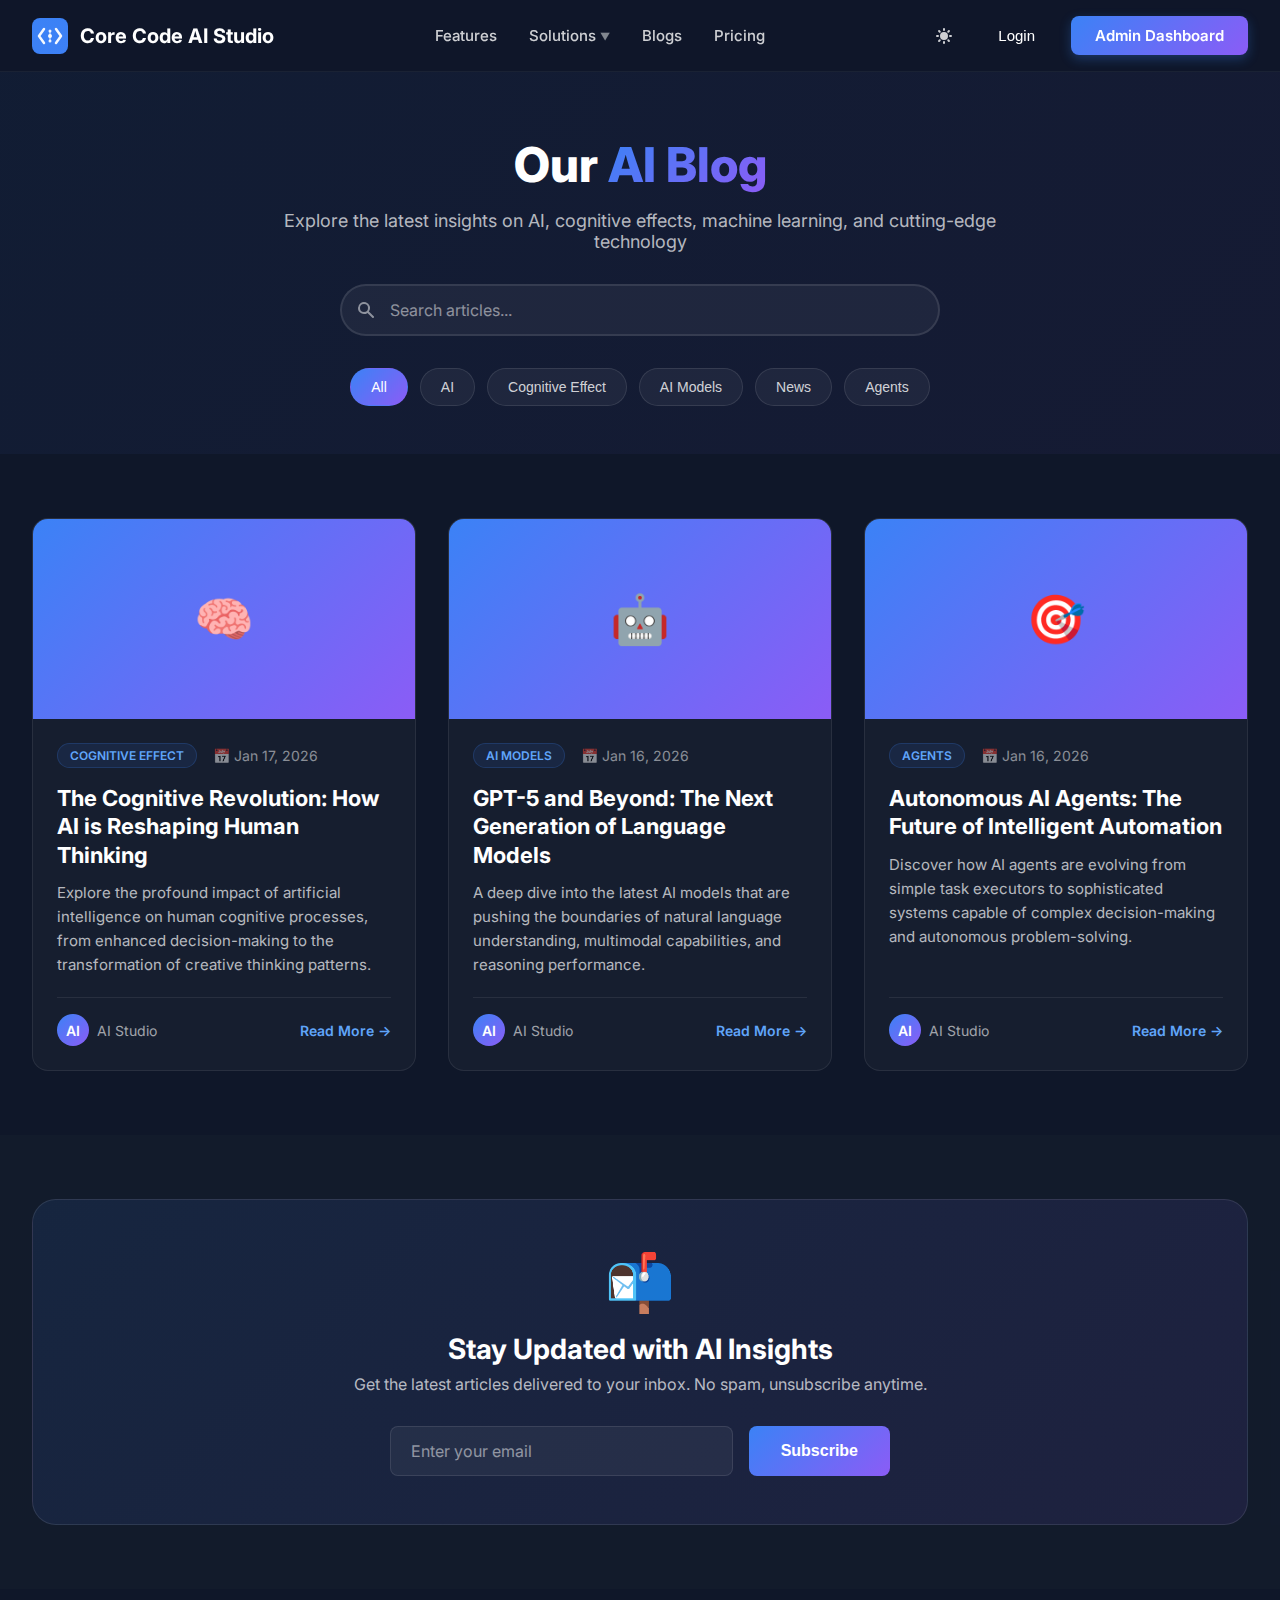
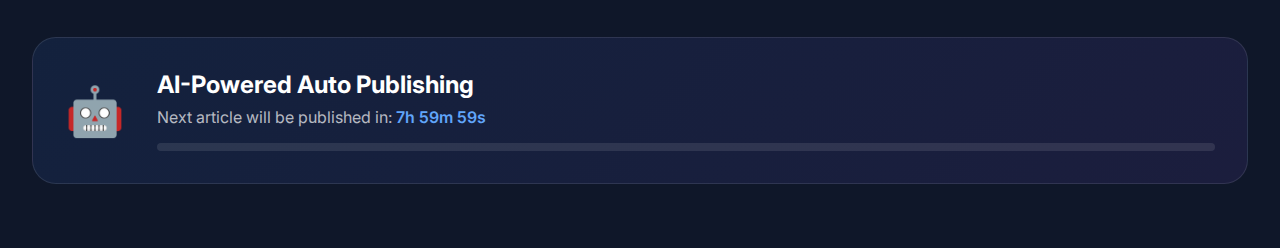
<file: blog-site/index.html>
<!DOCTYPE html>
<html lang="en">
<head>
    <meta charset="UTF-8">
    <meta name="viewport" content="width=device-width, initial-scale=1.0">
    <title>Blog - Core Code AI Studio</title>
    <link rel="preconnect" href="https://fonts.googleapis.com">
    <link rel="preconnect" href="https://fonts.gstatic.com" crossorigin>
    <link href="https://fonts.googleapis.com/css2?family=Inter:wght@400;500;600;700;800&display=swap" rel="stylesheet">
    <link rel="stylesheet" href="styles.css">
    <link rel="stylesheet" href="blog-styles.css">
</head>
<body>
    <!-- Navigation -->
    <nav class="navbar">
        <div class="container">
            <div class="navbar-content">
                <div class="navbar-logo">
                    <div class="logo-icon">
                        <svg width="36" height="36" viewBox="0 0 36 36" fill="none">
                            <rect width="36" height="36" rx="8" fill="url(#logo-gradient)" />
                            <path d="M12 11L7 18L12 25" stroke="white" stroke-width="2.5" stroke-linecap="round" stroke-linejoin="round" opacity="0.95"/>
                            <path d="M24 11L29 18L24 25" stroke="white" stroke-width="2.5" stroke-linecap="round" stroke-linejoin="round" opacity="0.95"/>
                            <circle cx="18" cy="13" r="1.5" fill="white" opacity="0.9"/>
                            <circle cx="18" cy="18" r="2" fill="white" opacity="0.95"/>
                            <circle cx="18" cy="23" r="1.5" fill="white" opacity="0.9"/>
                            <line x1="18" y1="13" x2="18" y2="18" stroke="white" stroke-width="1.5" opacity="0.6"/>
                            <line x1="18" y1="18" x2="18" y2="23" stroke="white" stroke-width="1.5" opacity="0.6"/>
                            <defs>
                                <linearGradient id="logo-gradient" x1="0" y1="0" x2="36" y2="36">
                                    <stop offset="0%" stop-color="#3b82f6" />
                                    <stop offset="50%" stop-color="#6366f1" />
                                    <stop offset="100%" stop-color="#8b5cf6" />
                                </linearGradient>
                            </defs>
                        </svg>
                    </div>
                    <a href="https://corecodes.org" style="text-decoration: none; color: inherit;">
                        <span class="logo-text">Core Code AI Studio</span>
                    </a>
                </div>

                <ul class="navbar-menu">
                    <li class="nav-item">
                        <a href="https://corecodes.org#features">Features</a>
                    </li>
                    <li class="nav-item dropdown">
                        <a href="https://corecodes.org#solutions">Solutions <span class="dropdown-arrow">▼</span></a>
                    </li>
                    <li class="nav-item">
                        <a href="https://corecodes.org#blogs">Blogs</a>
                    </li>
                    <li class="nav-item">
                        <a href="https://corecodes.org#pricing">Pricing</a>
                    </li>
                </ul>

                <div class="navbar-actions">
                    <button class="theme-toggle" aria-label="Toggle theme" onclick="toggleTheme()">
                        <svg id="sunIcon" width="20" height="20" viewBox="0 0 20 20" fill="currentColor">
                            <path d="M10 2a1 1 0 011 1v1a1 1 0 11-2 0V3a1 1 0 011-1zm4 8a4 4 0 11-8 0 4 4 0 018 0zm-.464 4.95l.707.707a1 1 0 001.414-1.414l-.707-.707a1 1 0 00-1.414 1.414zm2.12-10.607a1 1 0 010 1.414l-.706.707a1 1 0 11-1.414-1.414l.707-.707a1 1 0 011.414 0zM17 11a1 1 0 100-2h-1a1 1 0 100 2h1zm-7 4a1 1 0 011 1v1a1 1 0 11-2 0v-1a1 1 0 011-1zM5.05 6.464A1 1 0 106.465 5.05l-.708-.707a1 1 0 00-1.414 1.414l.707.707zm1.414 8.486l-.707.707a1 1 0 01-1.414-1.414l.707-.707a1 1 0 011.414 1.414zM4 11a1 1 0 100-2H3a1 1 0 000 2h1z" />
                        </svg>
                        <svg id="moonIcon" width="20" height="20" viewBox="0 0 20 20" fill="currentColor" style="display: none;">
                            <path d="M17.293 13.293A8 8 0 016.707 2.707a8.001 8.001 0 1010.586 10.586z" />
                        </svg>
                    </button>
                    <button class="btn-login">Login</button>
                    <a href="admin.html" class="btn-primary" style="text-decoration: none;">Admin Dashboard</a>
                </div>

                <button class="mobile-menu-toggle" onclick="toggleMobileMenu()">
                    <span></span>
                    <span></span>
                    <span></span>
                </button>
            </div>

            <div class="mobile-menu" id="mobileMenu">
                <a href="https://corecodes.org#features">Features</a>
                <a href="https://corecodes.org#solutions">Solutions</a>
                <a href="https://corecodes.org#blogs">Blogs</a>
                <a href="https://corecodes.org#pricing">Pricing</a>
                <div class="mobile-actions">
                    <button class="btn-login">Login</button>
                    <a href="admin.html" class="btn-primary" style="text-decoration: none;">Admin Dashboard</a>
                </div>
            </div>
        </div>
    </nav>

    <!-- Blog Header -->
    <section class="blog-header">
        <div class="container">
            <div class="blog-header-content">
                <h1 class="blog-title">
                    Our <span class="gradient-text">AI Blog</span>
                </h1>
                <p class="blog-description">
                    Explore the latest insights on AI, cognitive effects, machine learning, and cutting-edge technology
                </p>
                
                <!-- Search Bar -->
                <div class="search-container">
                    <div class="search-box">
                        <svg class="search-icon" width="20" height="20" viewBox="0 0 20 20" fill="currentColor">
                            <path fill-rule="evenodd" d="M8 4a4 4 0 100 8 4 4 0 000-8zM2 8a6 6 0 1110.89 3.476l4.817 4.817a1 1 0 01-1.414 1.414l-4.816-4.816A6 6 0 012 8z" clip-rule="evenodd"/>
                        </svg>
                        <input 
                            type="text" 
                            id="searchInput" 
                            class="search-input" 
                            placeholder="Search articles..." 
                            oninput="searchArticles()"
                        />
                        <button class="search-clear" id="searchClear" onclick="clearSearch()" style="display: none;">
                            <svg width="16" height="16" viewBox="0 0 20 20" fill="currentColor">
                                <path fill-rule="evenodd" d="M4.293 4.293a1 1 0 011.414 0L10 8.586l4.293-4.293a1 1 0 111.414 1.414L11.414 10l4.293 4.293a1 1 0 01-1.414 1.414L10 11.414l-4.293 4.293a1 1 0 01-1.414-1.414L8.586 10 4.293 5.707a1 1 0 010-1.414z" clip-rule="evenodd"/>
                            </svg>
                        </button>
                    </div>
                    <div id="searchResults" class="search-results"></div>
                </div>

                <!-- Category Filter -->
                <div class="category-filter">
                    <button class="category-btn active" onclick="filterCategory('all')">All</button>
                    <button class="category-btn" onclick="filterCategory('AI')">AI</button>
                    <button class="category-btn" onclick="filterCategory('Cognitive Effect')">Cognitive Effect</button>
                    <button class="category-btn" onclick="filterCategory('AI Models')">AI Models</button>
                    <button class="category-btn" onclick="filterCategory('News')">News</button>
                    <button class="category-btn" onclick="filterCategory('Agents')">Agents</button>
                </div>
            </div>
        </div>
    </section>

    <!-- Blog Articles -->
    <section class="blog-articles">
        <div class="container">
            <div id="articlesGrid" class="articles-grid">
                <!-- Articles will be loaded here by JavaScript -->
            </div>
            
            <div id="loadingIndicator" class="loading-indicator">
                <div class="spinner"></div>
                <p>Loading articles...</p>
            </div>
            
            <div id="noArticles" class="no-articles" style="display: none;">
                <p>No articles found in this category.</p>
            </div>
        </div>
    </section>

    <!-- Newsletter Subscription -->
    <section class="newsletter-section">
        <div class="container">
            <div class="newsletter-card">
                <div class="newsletter-content">
                    <div class="newsletter-icon">📬</div>
                    <div class="newsletter-text">
                        <h3>Stay Updated with AI Insights</h3>
                        <p>Get the latest articles delivered to your inbox. No spam, unsubscribe anytime.</p>
                    </div>
                </div>
                <form class="newsletter-form" onsubmit="subscribeNewsletter(event)">
                    <input type="email" placeholder="Enter your email" class="newsletter-input" required />
                    <button type="submit" class="newsletter-btn">Subscribe</button>
                </form>
            </div>
        </div>
    </section>

    <!-- Auto-Publish Status -->
    <section class="auto-publish-status">
        <div class="container">
            <div class="status-card">
                <div class="status-icon">🤖</div>
                <div class="status-content">
                    <h3>AI-Powered Auto Publishing</h3>
                    <p>Next article will be published in: <span id="countdown">Loading...</span></p>
                    <div class="status-bar">
                        <div class="status-progress" id="statusProgress"></div>
                    </div>
                </div>
            </div>
        </div>
    </section>

    <script src="blog-script.js"></script>
    <script>
        // Theme Toggle
        function toggleTheme() {
            const body = document.body;
            const sunIcon = document.getElementById('sunIcon');
            const moonIcon = document.getElementById('moonIcon');
            
            body.classList.toggle('light-theme');
            
            if (body.classList.contains('light-theme')) {
                sunIcon.style.display = 'none';
                moonIcon.style.display = 'block';
                localStorage.setItem('theme', 'light');
            } else {
                sunIcon.style.display = 'block';
                moonIcon.style.display = 'none';
                localStorage.setItem('theme', 'dark');
            }
        }

        // Load saved theme
        window.addEventListener('DOMContentLoaded', () => {
            const savedTheme = localStorage.getItem('theme');
            const body = document.body;
            const sunIcon = document.getElementById('sunIcon');
            const moonIcon = document.getElementById('moonIcon');
            
            if (savedTheme === 'light') {
                body.classList.add('light-theme');
                sunIcon.style.display = 'none';
                moonIcon.style.display = 'block';
            }
        });

        function toggleMobileMenu() {
            const menu = document.getElementById('mobileMenu');
            menu.style.display = menu.style.display === 'flex' ? 'none' : 'flex';
        }

        // Dropdown menu functions
        let dropdownTimeout;

        function showDropdown(element) {
            clearTimeout(dropdownTimeout);
            const dropdown = element.querySelector('.dropdown-menu');
            if (dropdown) {
                dropdown.style.display = 'block';
                setTimeout(() => {
                    dropdown.classList.add('show');
                }, 10);
            }
        }

        function hideDropdown(element) {
            clearTimeout(dropdownTimeout);
            const dropdown = element.querySelector('.dropdown-menu');
            dropdownTimeout = setTimeout(() => {
                if (dropdown) {
                    dropdown.classList.remove('show');
                    setTimeout(() => {
                        dropdown.style.display = 'none';
                    }, 300);
                }
            }, 200);
        }

        function toggleDropdown(element) {
            const dropdown = element.querySelector('.dropdown-menu');
            if (dropdown) {
                const isVisible = dropdown.style.display === 'block';
                dropdown.style.display = isVisible ? 'none' : 'block';
            }
        }

        // Close dropdowns when clicking outside
        document.addEventListener('click', function(event) {
            const dropdowns = document.querySelectorAll('.nav-item.dropdown');
            dropdowns.forEach(dropdown => {
                if (!dropdown.contains(event.target)) {
                    const menu = dropdown.querySelector('.dropdown-menu');
                    if (menu) {
                        menu.style.display = 'none';
                    }
                }
            });
        });
    </script>
</body>
</html>
</file>
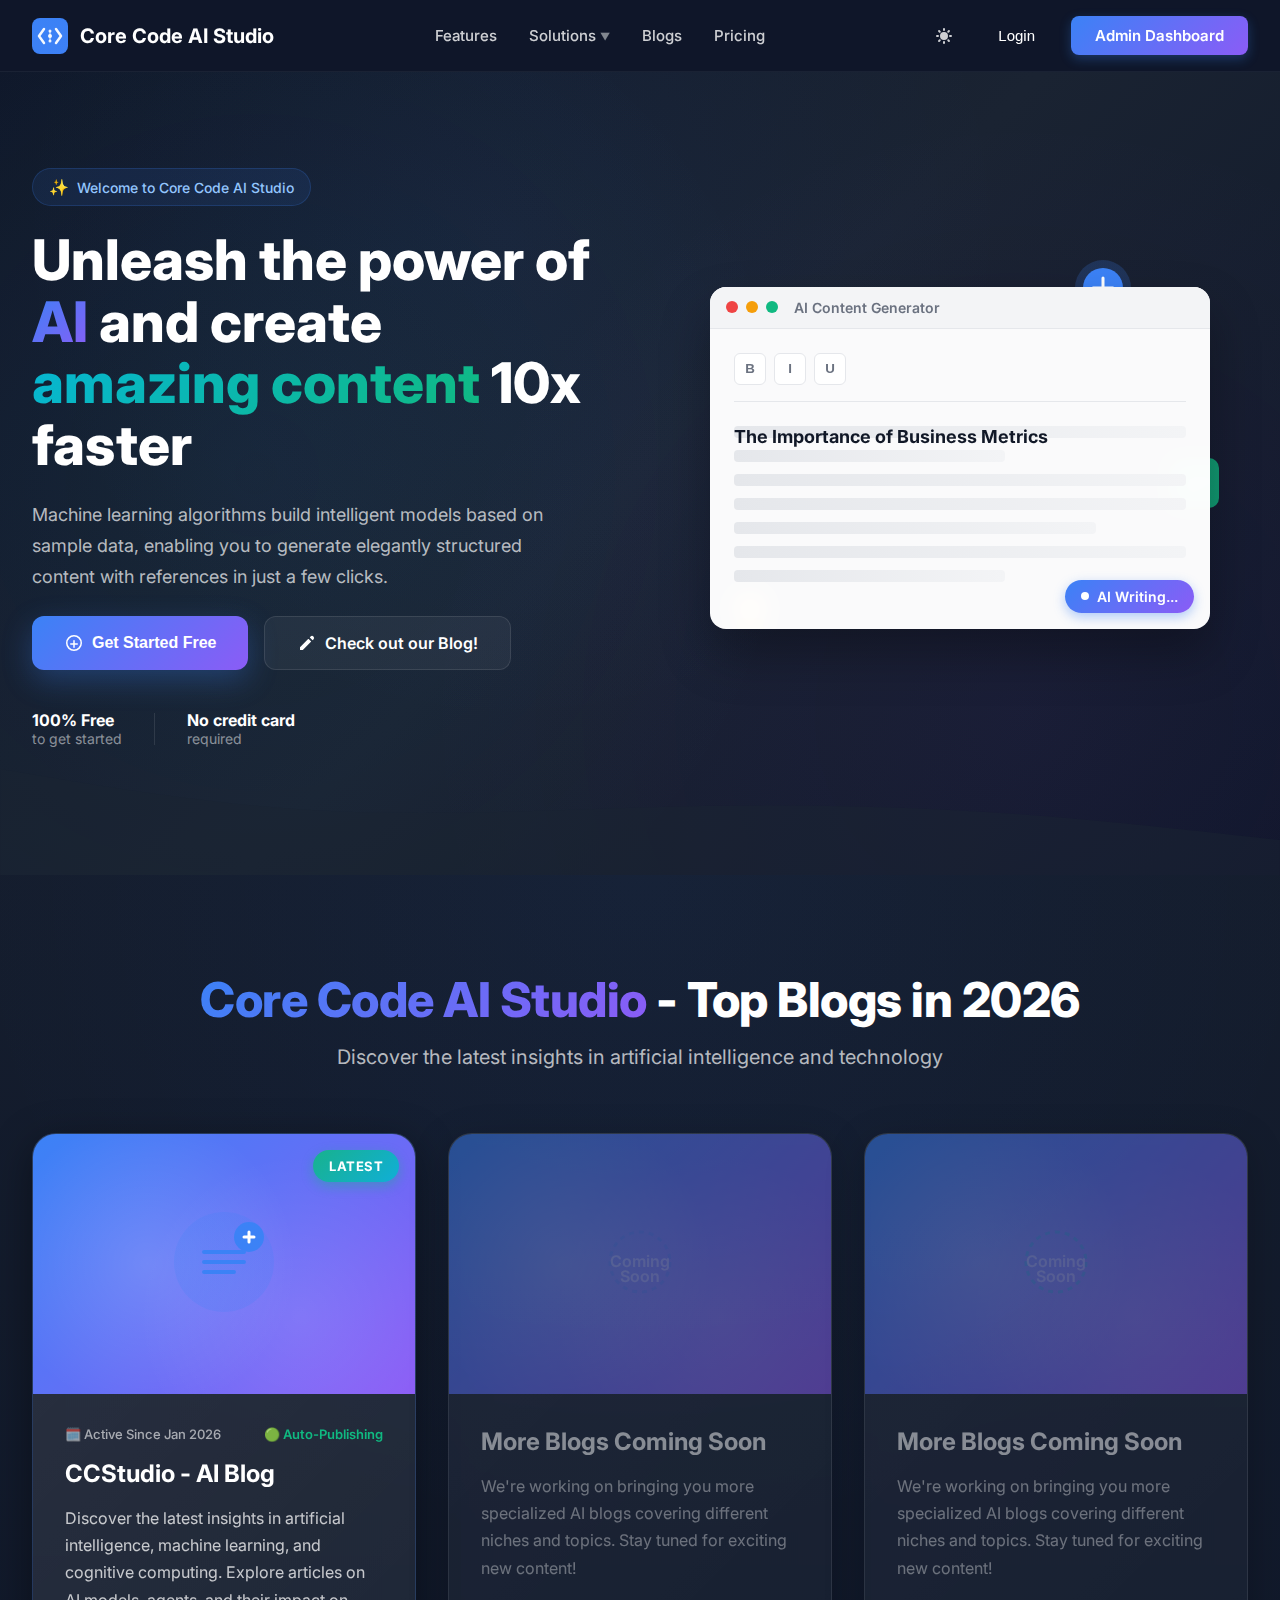
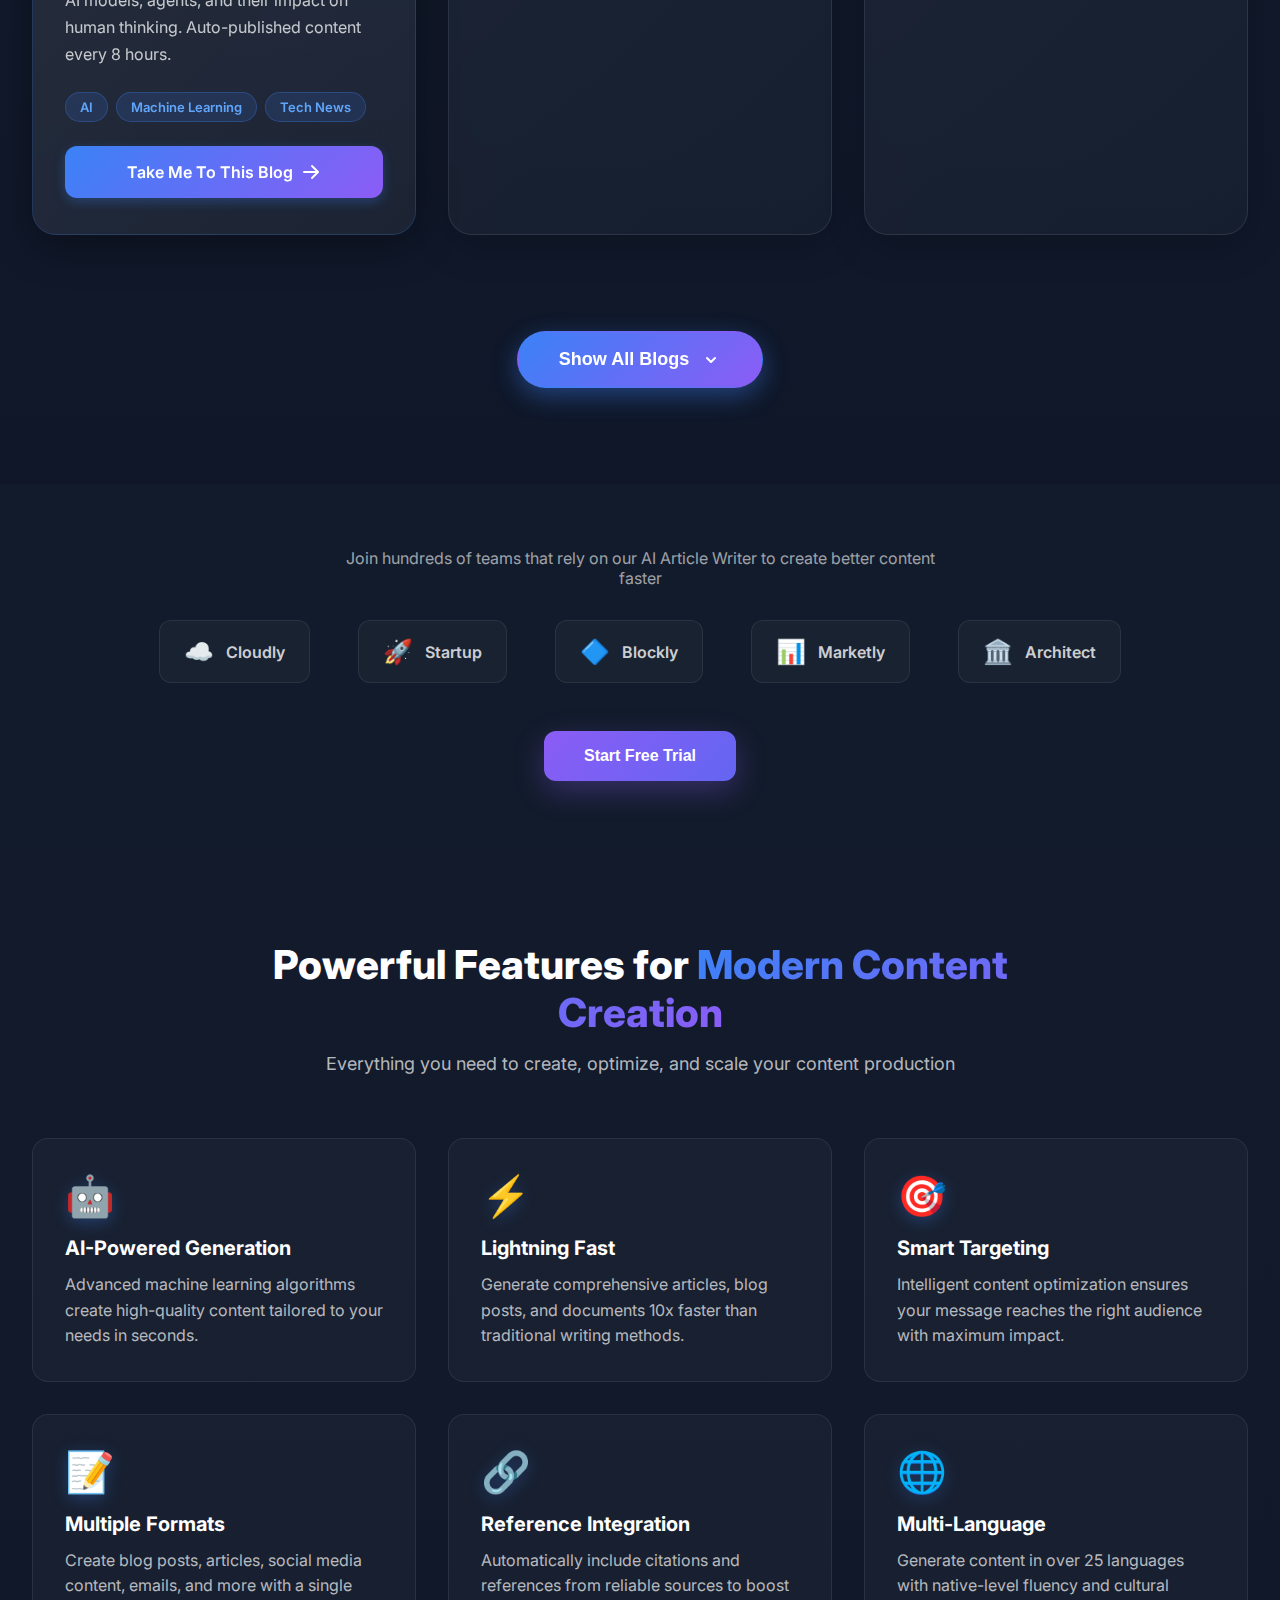
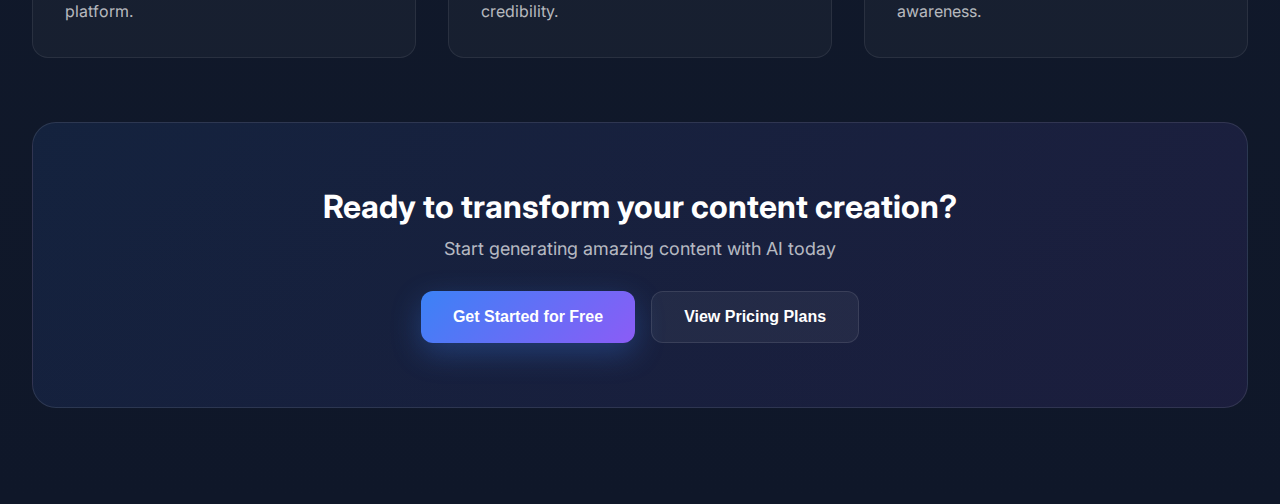
<file: main-site/index.html>
<!DOCTYPE html>
<html lang="en">
<head>
    <meta charset="UTF-8">
    <meta name="viewport" content="width=device-width, initial-scale=1.0">
    <title>Core Code AI Studio - Create Amazing Content with AI</title>
    <link rel="preconnect" href="https://fonts.googleapis.com">
    <link rel="preconnect" href="https://fonts.gstatic.com" crossorigin>
    <link href="https://fonts.googleapis.com/css2?family=Inter:wght@400;500;600;700;800&display=swap" rel="stylesheet">
    <link rel="stylesheet" href="styles.css">
</head>
<body>
    <!-- Navigation -->
    <nav class="navbar">
        <div class="container">
            <div class="navbar-content">
                <div class="navbar-logo">
                    <div class="logo-icon">
                        <svg width="36" height="36" viewBox="0 0 36 36" fill="none">
                            <!-- Background -->
                            <rect width="36" height="36" rx="8" fill="url(#logo-gradient)" />
                            
                            <!-- Code brackets < > -->
                            <path d="M12 11L7 18L12 25" stroke="white" stroke-width="2.5" stroke-linecap="round" stroke-linejoin="round" opacity="0.95"/>
                            <path d="M24 11L29 18L24 25" stroke="white" stroke-width="2.5" stroke-linecap="round" stroke-linejoin="round" opacity="0.95"/>
                            
                            <!-- AI Neural Network nodes -->
                            <circle cx="18" cy="13" r="1.5" fill="white" opacity="0.9"/>
                            <circle cx="18" cy="18" r="2" fill="white" opacity="0.95"/>
                            <circle cx="18" cy="23" r="1.5" fill="white" opacity="0.9"/>
                            
                            <!-- Connection lines -->
                            <line x1="18" y1="13" x2="18" y2="18" stroke="white" stroke-width="1.5" opacity="0.6"/>
                            <line x1="18" y1="18" x2="18" y2="23" stroke="white" stroke-width="1.5" opacity="0.6"/>
                            
                            <defs>
                                <linearGradient id="logo-gradient" x1="0" y1="0" x2="36" y2="36">
                                    <stop offset="0%" stop-color="#3b82f6" />
                                    <stop offset="50%" stop-color="#6366f1" />
                                    <stop offset="100%" stop-color="#8b5cf6" />
                                </linearGradient>
                            </defs>
                        </svg>
                    </div>
                    <span class="logo-text">Core Code AI Studio</span>
                </div>

                <ul class="navbar-menu">
                    <li class="nav-item">
                        <a href="#features">Features</a>
                    </li>
                    <li class="nav-item dropdown">
                        <a href="#solutions">Solutions <span class="dropdown-arrow">▼</span></a>
                    </li>
                    <li class="nav-item">
                        <a href="#blogs">Blogs</a>
                    </li>
                    <li class="nav-item">
                        <a href="#pricing">Pricing</a>
                    </li>
                </ul>

                <div class="navbar-actions">
                    <button class="theme-toggle" aria-label="Toggle theme" onclick="toggleTheme()">
                        <svg id="sunIcon" width="20" height="20" viewBox="0 0 20 20" fill="currentColor">
                            <path d="M10 2a1 1 0 011 1v1a1 1 0 11-2 0V3a1 1 0 011-1zm4 8a4 4 0 11-8 0 4 4 0 018 0zm-.464 4.95l.707.707a1 1 0 001.414-1.414l-.707-.707a1 1 0 00-1.414 1.414zm2.12-10.607a1 1 0 010 1.414l-.706.707a1 1 0 11-1.414-1.414l.707-.707a1 1 0 011.414 0zM17 11a1 1 0 100-2h-1a1 1 0 100 2h1zm-7 4a1 1 0 011 1v1a1 1 0 11-2 0v-1a1 1 0 011-1zM5.05 6.464A1 1 0 106.465 5.05l-.708-.707a1 1 0 00-1.414 1.414l.707.707zm1.414 8.486l-.707.707a1 1 0 01-1.414-1.414l.707-.707a1 1 0 011.414 1.414zM4 11a1 1 0 100-2H3a1 1 0 000 2h1z" />
                        </svg>
                        <svg id="moonIcon" width="20" height="20" viewBox="0 0 20 20" fill="currentColor" style="display: none;">
                            <path d="M17.293 13.293A8 8 0 016.707 2.707a8.001 8.001 0 1010.586 10.586z" />
                        </svg>
                    </button>
                    <button class="btn-login">Login</button>
                    <a href="https://blog.corecodes.org/admin.html" class="btn-primary" style="text-decoration: none;">Admin Dashboard</a>
                </div>

                <button class="mobile-menu-toggle" onclick="toggleMobileMenu()">
                    <span></span>
                    <span></span>
                    <span></span>
                </button>
            </div>

            <div class="mobile-menu" id="mobileMenu">
                <a href="#features">Features</a>
                <a href="#solutions">Solutions</a>
                <a href="#blogs">Blogs</a>
                <a href="#pricing">Pricing</a>
                <div class="mobile-actions">
                    <button class="btn-login">Login</button>
                    <a href="https://blog.corecodes.org/admin.html" class="btn-primary" style="text-decoration: none;">Admin Dashboard</a>
                </div>
            </div>
        </div>
    </nav>

    <!-- Hero Section -->
    <section class="hero">
        <div class="container">
            <div class="hero-content">
                <div class="hero-left">
                    <div class="hero-badge">
                        <span class="badge-icon">✨</span>
                        <span>Welcome to Core Code AI Studio</span>
                    </div>
                    
                    <h1 class="hero-title">
                        Unleash the power of <span class="gradient-text">AI</span> and create 
                        <span class="gradient-text-secondary">amazing content</span> 10x faster
                    </h1>
                    
                    <p class="hero-description">
                        Machine learning algorithms build intelligent models based on sample data, 
                        enabling you to generate elegantly structured content with references in just a few clicks.
                    </p>
                    
                    <div class="hero-actions">
                        <button class="btn-primary-large">
                            <svg width="20" height="20" viewBox="0 0 20 20" fill="currentColor">
                                <path d="M10 3.5a6.5 6.5 0 100 13 6.5 6.5 0 000-13zM2 10a8 8 0 1116 0 8 8 0 01-16 0z"/>
                                <path d="M10 7a.75.75 0 01.75.75v2.5h2.5a.75.75 0 010 1.5h-2.5v2.5a.75.75 0 01-1.5 0v-2.5h-2.5a.75.75 0 010-1.5h2.5v-2.5A.75.75 0 0110 7z"/>
                            </svg>
                            Get Started Free
                        </button>
                        
                        <a href="https://blog.corecodes.org" class="btn-secondary-large" style="text-decoration: none;">
                            <svg width="20" height="20" viewBox="0 0 20 20" fill="currentColor">
                                <path d="M13.586 3.586a2 2 0 112.828 2.828l-.793.793-2.828-2.828.793-.793zM11.379 5.793L3 14.172V17h2.828l8.38-8.379-2.83-2.828z"/>
                            </svg>
                            Check out our Blog!
                        </a>
                    </div>
                    
                    <div class="hero-stats">
                        <div class="stat-item">
                            <div class="stat-value">100% Free</div>
                            <div class="stat-label">to get started</div>
                        </div>
                        <div class="stat-divider"></div>
                        <div class="stat-item">
                            <div class="stat-value">No credit card</div>
                            <div class="stat-label">required</div>
                        </div>
                    </div>
                </div>
                
                <div class="hero-right">
                    <div class="hero-visual">
                        <div class="floating-element element-1">
                            <svg width="60" height="60" viewBox="0 0 60 60" fill="none">
                                <circle cx="30" cy="30" r="28" fill="url(#grad1)" opacity="0.2"/>
                                <circle cx="30" cy="30" r="20" fill="url(#grad1)"/>
                                <path d="M30 20v20M20 30h20" stroke="white" stroke-width="3" stroke-linecap="round"/>
                                <defs>
                                    <linearGradient id="grad1" x1="0" y1="0" x2="60" y2="60">
                                        <stop offset="0%" stop-color="#3b82f6"/>
                                        <stop offset="100%" stop-color="#8b5cf6"/>
                                    </linearGradient>
                                </defs>
                            </svg>
                        </div>
                        
                        <div class="floating-element element-2">
                            <svg width="50" height="50" viewBox="0 0 50 50" fill="none">
                                <rect width="50" height="50" rx="10" fill="url(#grad2)" opacity="0.8"/>
                                <path d="M15 25l8 8 12-16" stroke="white" stroke-width="3" stroke-linecap="round" stroke-linejoin="round"/>
                                <defs>
                                    <linearGradient id="grad2" x1="0" y1="0" x2="50" y2="50">
                                        <stop offset="0%" stop-color="#10b981"/>
                                        <stop offset="100%" stop-color="#06b6d4"/>
                                    </linearGradient>
                                </defs>
                            </svg>
                        </div>
                        
                        <div class="floating-element element-3">
                            <svg width="40" height="40" viewBox="0 0 40 40" fill="none">
                                <circle cx="20" cy="20" r="18" fill="url(#grad3)"/>
                                <path d="M20 12v16M12 20h16" stroke="white" stroke-width="2.5" stroke-linecap="round"/>
                                <defs>
                                    <linearGradient id="grad3" x1="0" y1="0" x2="40" y2="40">
                                        <stop offset="0%" stop-color="#f59e0b"/>
                                        <stop offset="100%" stop-color="#ef4444"/>
                                    </linearGradient>
                                </defs>
                            </svg>
                        </div>
                        
                        <div class="hero-mockup">
                            <div class="mockup-window">
                                <div class="mockup-header">
                                    <div class="mockup-dots">
                                        <span></span>
                                        <span></span>
                                        <span></span>
                                    </div>
                                    <div class="mockup-title">AI Content Generator</div>
                                </div>
                                <div class="mockup-content">
                                    <div class="mockup-toolbar">
                                        <div class="toolbar-group">
                                            <button class="toolbar-btn">B</button>
                                            <button class="toolbar-btn">I</button>
                                            <button class="toolbar-btn">U</button>
                                        </div>
                                    </div>
                                    <div class="mockup-text">
                                        <div class="text-line">
                                            <span class="text-title">The Importance of Business Metrics</span>
                                        </div>
                                        <div class="text-line short"></div>
                                        <div class="text-line"></div>
                                        <div class="text-line"></div>
                                        <div class="text-line medium"></div>
                                        <div class="text-line"></div>
                                        <div class="text-line short"></div>
                                    </div>
                                </div>
                                <div class="ai-indicator">
                                    <span class="ai-pulse"></span>
                                    <span>AI Writing...</span>
                                </div>
                            </div>
                        </div>
                    </div>
                </div>
            </div>
        </div>
        
        <div class="hero-wave">
            <svg viewBox="0 0 1440 120" fill="none" xmlns="http://www.w3.org/2000/svg">
                <path d="M0 0L60 10C120 20 240 40 360 46.7C480 53 600 47 720 43.3C840 40 960 40 1080 46.7C1200 53 1320 67 1380 73.3L1440 80V120H1380C1320 120 1200 120 1080 120C960 120 840 120 720 120C600 120 480 120 360 120C240 120 120 120 60 120H0V0Z" fill="rgba(26, 35, 50, 0.5)"/>
            </svg>
        </div>
    </section>

    <!-- Blog Section -->
    <section class="blogs-section" id="blogs">
        <div class="container">
            <div class="section-header">
                <h2 class="section-title"><span class="gradient-text">Core Code AI Studio</span> - Top Blogs in 2026</h2>
                <p class="section-description">Discover the latest insights in artificial intelligence and technology</p>
            </div>

            <!-- First Row (Always Visible - Newest 3) -->
            <div class="blogs-grid blogs-grid-visible">
                <!-- Blog Card 1 - CCStudio AI Blog -->
                <div class="blog-card featured-blog">
                    <div class="blog-image">
                        <div class="blog-image-placeholder">
                            <svg width="120" height="120" viewBox="0 0 120 120" fill="none">
                                <circle cx="60" cy="60" r="50" fill="url(#blogGrad1)" opacity="0.2"/>
                                <path d="M40 50h40M40 60h40M40 70h30" stroke="url(#blogGrad1)" stroke-width="4" stroke-linecap="round"/>
                                <circle cx="85" cy="35" r="15" fill="url(#blogGrad1)"/>
                                <path d="M85 30v10M80 35h10" stroke="white" stroke-width="3" stroke-linecap="round"/>
                                <defs>
                                    <linearGradient id="blogGrad1" x1="0" y1="0" x2="120" y2="120">
                                        <stop offset="0%" stop-color="#3b82f6"/>
                                        <stop offset="100%" stop-color="#8b5cf6"/>
                                    </linearGradient>
                                </defs>
                            </svg>
                        </div>
                        <div class="blog-badge">Latest</div>
                    </div>
                    <div class="blog-card-content">
                        <div class="blog-meta">
                            <span class="blog-date">🗓️ Active Since Jan 2026</span>
                            <span class="blog-status">🟢 Auto-Publishing</span>
                        </div>
                        <h3 class="blog-card-title">CCStudio - AI Blog</h3>
                        <p class="blog-card-description">
                            Discover the latest insights in artificial intelligence, machine learning, and cognitive computing. 
                            Explore articles on AI models, agents, and their impact on human thinking. Auto-published content every 8 hours.
                        </p>
                        <div class="blog-card-tags">
                            <span class="blog-tag">AI</span>
                            <span class="blog-tag">Machine Learning</span>
                            <span class="blog-tag">Tech News</span>
                        </div>
                        <a href="https://blog.corecodes.org" class="blog-btn">
                            Take Me To This Blog
                            <svg width="20" height="20" viewBox="0 0 20 20" fill="currentColor">
                                <path fill-rule="evenodd" d="M10.293 3.293a1 1 0 011.414 0l6 6a1 1 0 010 1.414l-6 6a1 1 0 01-1.414-1.414L14.586 11H3a1 1 0 110-2h11.586l-4.293-4.293a1 1 0 010-1.414z" clip-rule="evenodd"/>
                            </svg>
                        </a>
                    </div>
                </div>

                <!-- Placeholder cards for future blogs -->
                <div class="blog-card blog-card-placeholder">
                    <div class="blog-image">
                        <div class="blog-image-placeholder coming-soon">
                            <svg width="80" height="80" viewBox="0 0 80 80" fill="none">
                                <circle cx="40" cy="40" r="30" stroke="url(#comingSoon)" stroke-width="3" stroke-dasharray="5 5" opacity="0.5"/>
                                <text x="40" y="45" text-anchor="middle" fill="rgba(255,255,255,0.5)" font-size="16" font-weight="600">Coming</text>
                                <text x="40" y="60" text-anchor="middle" fill="rgba(255,255,255,0.5)" font-size="16" font-weight="600">Soon</text>
                                <defs>
                                    <linearGradient id="comingSoon" x1="0" y1="0" x2="80" y2="80">
                                        <stop offset="0%" stop-color="#3b82f6"/>
                                        <stop offset="100%" stop-color="#8b5cf6"/>
                                    </linearGradient>
                                </defs>
                            </svg>
                        </div>
                    </div>
                    <div class="blog-card-content">
                        <h3 class="blog-card-title">More Blogs Coming Soon</h3>
                        <p class="blog-card-description">
                            We're working on bringing you more specialized AI blogs covering different niches and topics. Stay tuned for exciting new content!
                        </p>
                    </div>
                </div>

                <div class="blog-card blog-card-placeholder">
                    <div class="blog-image">
                        <div class="blog-image-placeholder coming-soon">
                            <svg width="80" height="80" viewBox="0 0 80 80" fill="none">
                                <circle cx="40" cy="40" r="30" stroke="url(#comingSoon2)" stroke-width="3" stroke-dasharray="5 5" opacity="0.5"/>
                                <text x="40" y="45" text-anchor="middle" fill="rgba(255,255,255,0.5)" font-size="16" font-weight="600">Coming</text>
                                <text x="40" y="60" text-anchor="middle" fill="rgba(255,255,255,0.5)" font-size="16" font-weight="600">Soon</text>
                                <defs>
                                    <linearGradient id="comingSoon2" x1="0" y1="0" x2="80" y2="80">
                                        <stop offset="0%" stop-color="#06b6d4"/>
                                        <stop offset="100%" stop-color="#10b981"/>
                                    </linearGradient>
                                </defs>
                            </svg>
                        </div>
                    </div>
                    <div class="blog-card-content">
                        <h3 class="blog-card-title">More Blogs Coming Soon</h3>
                        <p class="blog-card-description">
                            We're working on bringing you more specialized AI blogs covering different niches and topics. Stay tuned for exciting new content!
                        </p>
                    </div>
                </div>
            </div>

            <!-- Hidden Rows (Will expand on click) -->
            <div class="blogs-grid blogs-grid-hidden" id="hiddenBlogs" style="display: none;">
                <!-- Row 2 -->
                <div class="blog-card blog-card-placeholder">
                    <div class="blog-image">
                        <div class="blog-image-placeholder coming-soon">
                            <svg width="80" height="80" viewBox="0 0 80 80" fill="none">
                                <circle cx="40" cy="40" r="30" stroke="url(#comingSoon3)" stroke-width="3" stroke-dasharray="5 5" opacity="0.5"/>
                                <text x="40" y="45" text-anchor="middle" fill="rgba(255,255,255,0.5)" font-size="16" font-weight="600">Coming</text>
                                <text x="40" y="60" text-anchor="middle" fill="rgba(255,255,255,0.5)" font-size="16" font-weight="600">Soon</text>
                                <defs>
                                    <linearGradient id="comingSoon3" x1="0" y1="0" x2="80" y2="80">
                                        <stop offset="0%" stop-color="#f59e0b"/>
                                        <stop offset="100%" stop-color="#ef4444"/>
                                    </linearGradient>
                                </defs>
                            </svg>
                        </div>
                    </div>
                    <div class="blog-card-content">
                        <h3 class="blog-card-title">Tech & Development Blog</h3>
                        <p class="blog-card-description">
                            Focused on software development, coding tutorials, and technology trends. Coming soon!
                        </p>
                    </div>
                </div>

                <div class="blog-card blog-card-placeholder">
                    <div class="blog-image">
                        <div class="blog-image-placeholder coming-soon">
                            <svg width="80" height="80" viewBox="0 0 80 80" fill="none">
                                <circle cx="40" cy="40" r="30" stroke="url(#comingSoon4)" stroke-width="3" stroke-dasharray="5 5" opacity="0.5"/>
                                <text x="40" y="45" text-anchor="middle" fill="rgba(255,255,255,0.5)" font-size="16" font-weight="600">Coming</text>
                                <text x="40" y="60" text-anchor="middle" fill="rgba(255,255,255,0.5)" font-size="16" font-weight="600">Soon</text>
                                <defs>
                                    <linearGradient id="comingSoon4" x1="0" y1="0" x2="80" y2="80">
                                        <stop offset="0%" stop-color="#ec4899"/>
                                        <stop offset="100%" stop-color="#8b5cf6"/>
                                    </linearGradient>
                                </defs>
                            </svg>
                        </div>
                    </div>
                    <div class="blog-card-content">
                        <h3 class="blog-card-title">Business Insights Blog</h3>
                        <p class="blog-card-description">
                            Business strategies, startup advice, and entrepreneurship insights. Coming soon!
                        </p>
                    </div>
                </div>

                <div class="blog-card blog-card-placeholder">
                    <div class="blog-image">
                        <div class="blog-image-placeholder coming-soon">
                            <svg width="80" height="80" viewBox="0 0 80 80" fill="none">
                                <circle cx="40" cy="40" r="30" stroke="url(#comingSoon5)" stroke-width="3" stroke-dasharray="5 5" opacity="0.5"/>
                                <text x="40" y="45" text-anchor="middle" fill="rgba(255,255,255,0.5)" font-size="16" font-weight="600">Coming</text>
                                <text x="40" y="60" text-anchor="middle" fill="rgba(255,255,255,0.5)" font-size="16" font-weight="600">Soon</text>
                                <defs>
                                    <linearGradient id="comingSoon5" x1="0" y1="0" x2="80" y2="80">
                                        <stop offset="0%" stop-color="#14b8a6"/>
                                        <stop offset="100%" stop-color="#06b6d4"/>
                                    </linearGradient>
                                </defs>
                            </svg>
                        </div>
                    </div>
                    <div class="blog-card-content">
                        <h3 class="blog-card-title">Creative & Design Blog</h3>
                        <p class="blog-card-description">
                            Design trends, creative workflows, and artistic inspiration. Coming soon!
                        </p>
                    </div>
                </div>

                <!-- Row 3 -->
                <div class="blog-card blog-card-placeholder">
                    <div class="blog-image">
                        <div class="blog-image-placeholder coming-soon">
                            <svg width="80" height="80" viewBox="0 0 80 80" fill="none">
                                <circle cx="40" cy="40" r="30" stroke="url(#comingSoon6)" stroke-width="3" stroke-dasharray="5 5" opacity="0.5"/>
                                <text x="40" y="45" text-anchor="middle" fill="rgba(255,255,255,0.5)" font-size="16" font-weight="600">Coming</text>
                                <text x="40" y="60" text-anchor="middle" fill="rgba(255,255,255,0.5)" font-size="16" font-weight="600">Soon</text>
                                <defs>
                                    <linearGradient id="comingSoon6" x1="0" y1="0" x2="80" y2="80">
                                        <stop offset="0%" stop-color="#8b5cf6"/>
                                        <stop offset="100%" stop-color="#ec4899"/>
                                    </linearGradient>
                                </defs>
                            </svg>
                        </div>
                    </div>
                    <div class="blog-card-content">
                        <h3 class="blog-card-title">Data Science Blog</h3>
                        <p class="blog-card-description">
                            Deep dives into data analysis, statistics, and machine learning applications. Coming soon!
                        </p>
                    </div>
                </div>

                <div class="blog-card blog-card-placeholder">
                    <div class="blog-image">
                        <div class="blog-image-placeholder coming-soon">
                            <svg width="80" height="80" viewBox="0 0 80 80" fill="none">
                                <circle cx="40" cy="40" r="30" stroke="url(#comingSoon7)" stroke-width="3" stroke-dasharray="5 5" opacity="0.5"/>
                                <text x="40" y="45" text-anchor="middle" fill="rgba(255,255,255,0.5)" font-size="16" font-weight="600">Coming</text>
                                <text x="40" y="60" text-anchor="middle" fill="rgba(255,255,255,0.5)" font-size="16" font-weight="600">Soon</text>
                                <defs>
                                    <linearGradient id="comingSoon7" x1="0" y1="0" x2="80" y2="80">
                                        <stop offset="0%" stop-color="#06b6d4"/>
                                        <stop offset="100%" stop-color="#3b82f6"/>
                                    </linearGradient>
                                </defs>
                            </svg>
                        </div>
                    </div>
                    <div class="blog-card-content">
                        <h3 class="blog-card-title">Cloud Computing Blog</h3>
                        <p class="blog-card-description">
                            Cloud infrastructure, DevOps practices, and modern deployment strategies. Coming soon!
                        </p>
                    </div>
                </div>

                <div class="blog-card blog-card-placeholder">
                    <div class="blog-image">
                        <div class="blog-image-placeholder coming-soon">
                            <svg width="80" height="80" viewBox="0 0 80 80" fill="none">
                                <circle cx="40" cy="40" r="30" stroke="url(#comingSoon8)" stroke-width="3" stroke-dasharray="5 5" opacity="0.5"/>
                                <text x="40" y="45" text-anchor="middle" fill="rgba(255,255,255,0.5)" font-size="16" font-weight="600">Coming</text>
                                <text x="40" y="60" text-anchor="middle" fill="rgba(255,255,255,0.5)" font-size="16" font-weight="600">Soon</text>
                                <defs>
                                    <linearGradient id="comingSoon8" x1="0" y1="0" x2="80" y2="80">
                                        <stop offset="0%" stop-color="#10b981"/>
                                        <stop offset="100%" stop-color="#14b8a6"/>
                                    </linearGradient>
                                </defs>
                            </svg>
                        </div>
                    </div>
                    <div class="blog-card-content">
                        <h3 class="blog-card-title">Cybersecurity Blog</h3>
                        <p class="blog-card-description">
                            Security best practices, threat analysis, and protecting your digital assets. Coming soon!
                        </p>
                    </div>
                </div>

                <!-- Row 4 -->
                <div class="blog-card blog-card-placeholder">
                    <div class="blog-image">
                        <div class="blog-image-placeholder coming-soon">
                            <svg width="80" height="80" viewBox="0 0 80 80" fill="none">
                                <circle cx="40" cy="40" r="30" stroke="url(#comingSoon9)" stroke-width="3" stroke-dasharray="5 5" opacity="0.5"/>
                                <text x="40" y="45" text-anchor="middle" fill="rgba(255,255,255,0.5)" font-size="16" font-weight="600">Coming</text>
                                <text x="40" y="60" text-anchor="middle" fill="rgba(255,255,255,0.5)" font-size="16" font-weight="600">Soon</text>
                                <defs>
                                    <linearGradient id="comingSoon9" x1="0" y1="0" x2="80" y2="80">
                                        <stop offset="0%" stop-color="#ef4444"/>
                                        <stop offset="100%" stop-color="#f59e0b"/>
                                    </linearGradient>
                                </defs>
                            </svg>
                        </div>
                    </div>
                    <div class="blog-card-content">
                        <h3 class="blog-card-title">Mobile Development Blog</h3>
                        <p class="blog-card-description">
                            iOS, Android, and cross-platform mobile app development insights. Coming soon!
                        </p>
                    </div>
                </div>

                <div class="blog-card blog-card-placeholder">
                    <div class="blog-image">
                        <div class="blog-image-placeholder coming-soon">
                            <svg width="80" height="80" viewBox="0 0 80 80" fill="none">
                                <circle cx="40" cy="40" r="30" stroke="url(#comingSoon10)" stroke-width="3" stroke-dasharray="5 5" opacity="0.5"/>
                                <text x="40" y="45" text-anchor="middle" fill="rgba(255,255,255,0.5)" font-size="16" font-weight="600">Coming</text>
                                <text x="40" y="60" text-anchor="middle" fill="rgba(255,255,255,0.5)" font-size="16" font-weight="600">Soon</text>
                                <defs>
                                    <linearGradient id="comingSoon10" x1="0" y1="0" x2="80" y2="80">
                                        <stop offset="0%" stop-color="#6366f1"/>
                                        <stop offset="100%" stop-color="#8b5cf6"/>
                                    </linearGradient>
                                </defs>
                            </svg>
                        </div>
                    </div>
                    <div class="blog-card-content">
                        <h3 class="blog-card-title">Web3 & Blockchain Blog</h3>
                        <p class="blog-card-description">
                            Decentralized technologies, smart contracts, and the future of the web. Coming soon!
                        </p>
                    </div>
                </div>

                <div class="blog-card blog-card-placeholder">
                    <div class="blog-image">
                        <div class="blog-image-placeholder coming-soon">
                            <svg width="80" height="80" viewBox="0 0 80 80" fill="none">
                                <circle cx="40" cy="40" r="30" stroke="url(#comingSoon11)" stroke-width="3" stroke-dasharray="5 5" opacity="0.5"/>
                                <text x="40" y="45" text-anchor="middle" fill="rgba(255,255,255,0.5)" font-size="16" font-weight="600">Coming</text>
                                <text x="40" y="60" text-anchor="middle" fill="rgba(255,255,255,0.5)" font-size="16" font-weight="600">Soon</text>
                                <defs>
                                    <linearGradient id="comingSoon11" x1="0" y1="0" x2="80" y2="80">
                                        <stop offset="0%" stop-color="#ec4899"/>
                                        <stop offset="100%" stop-color="#ef4444"/>
                                    </linearGradient>
                                </defs>
                            </svg>
                        </div>
                    </div>
                    <div class="blog-card-content">
                        <h3 class="blog-card-title">UX/UI Design Blog</h3>
                        <p class="blog-card-description">
                            User experience principles, interface design, and product design best practices. Coming soon!
                        </p>
                    </div>
                </div>

                <!-- Row 5 -->
                <div class="blog-card blog-card-placeholder">
                    <div class="blog-image">
                        <div class="blog-image-placeholder coming-soon">
                            <svg width="80" height="80" viewBox="0 0 80 80" fill="none">
                                <circle cx="40" cy="40" r="30" stroke="url(#comingSoon12)" stroke-width="3" stroke-dasharray="5 5" opacity="0.5"/>
                                <text x="40" y="45" text-anchor="middle" fill="rgba(255,255,255,0.5)" font-size="16" font-weight="600">Coming</text>
                                <text x="40" y="60" text-anchor="middle" fill="rgba(255,255,255,0.5)" font-size="16" font-weight="600">Soon</text>
                                <defs>
                                    <linearGradient id="comingSoon12" x1="0" y1="0" x2="80" y2="80">
                                        <stop offset="0%" stop-color="#14b8a6"/>
                                        <stop offset="100%" stop-color="#10b981"/>
                                    </linearGradient>
                                </defs>
                            </svg>
                        </div>
                    </div>
                    <div class="blog-card-content">
                        <h3 class="blog-card-title">Digital Marketing Blog</h3>
                        <p class="blog-card-description">
                            SEO strategies, content marketing, and social media growth tactics. Coming soon!
                        </p>
                    </div>
                </div>

                <div class="blog-card blog-card-placeholder">
                    <div class="blog-image">
                        <div class="blog-image-placeholder coming-soon">
                            <svg width="80" height="80" viewBox="0 0 80 80" fill="none">
                                <circle cx="40" cy="40" r="30" stroke="url(#comingSoon13)" stroke-width="3" stroke-dasharray="5 5" opacity="0.5"/>
                                <text x="40" y="45" text-anchor="middle" fill="rgba(255,255,255,0.5)" font-size="16" font-weight="600">Coming</text>
                                <text x="40" y="60" text-anchor="middle" fill="rgba(255,255,255,0.5)" font-size="16" font-weight="600">Soon</text>
                                <defs>
                                    <linearGradient id="comingSoon13" x1="0" y1="0" x2="80" y2="80">
                                        <stop offset="0%" stop-color="#f59e0b"/>
                                        <stop offset="100%" stop-color="#ef4444"/>
                                    </linearGradient>
                                </defs>
                            </svg>
                        </div>
                    </div>
                    <div class="blog-card-content">
                        <h3 class="blog-card-title">Productivity & Tools Blog</h3>
                        <p class="blog-card-description">
                            Efficiency tips, tool reviews, and workflows to boost your productivity. Coming soon!
                        </p>
                    </div>
                </div>

                <div class="blog-card blog-card-placeholder">
                    <div class="blog-image">
                        <div class="blog-image-placeholder coming-soon">
                            <svg width="80" height="80" viewBox="0 0 80 80" fill="none">
                                <circle cx="40" cy="40" r="30" stroke="url(#comingSoon14)" stroke-width="3" stroke-dasharray="5 5" opacity="0.5"/>
                                <text x="40" y="45" text-anchor="middle" fill="rgba(255,255,255,0.5)" font-size="16" font-weight="600">Coming</text>
                                <text x="40" y="60" text-anchor="middle" fill="rgba(255,255,255,0.5)" font-size="16" font-weight="600">Soon</text>
                                <defs>
                                    <linearGradient id="comingSoon14" x1="0" y1="0" x2="80" y2="80">
                                        <stop offset="0%" stop-color="#3b82f6"/>
                                        <stop offset="100%" stop-color="#06b6d4"/>
                                    </linearGradient>
                                </defs>
                            </svg>
                        </div>
                    </div>
                    <div class="blog-card-content">
                        <h3 class="blog-card-title">Future Tech Blog</h3>
                        <p class="blog-card-description">
                            Emerging technologies, innovation trends, and the future of computing. Coming soon!
                        </p>
                    </div>
                </div>
            </div>

            <div class="blogs-section-footer">
                <button class="btn-show-all" id="showAllBtn" onclick="toggleAllBlogs()">
                    <span id="btnText">Show All Blogs</span>
                    <svg id="btnIcon" width="20" height="20" viewBox="0 0 20 20" fill="currentColor">
                        <path fill-rule="evenodd" d="M5.293 7.293a1 1 0 011.414 0L10 10.586l3.293-3.293a1 1 0 111.414 1.414l-4 4a1 1 0 01-1.414 0l-4-4a1 1 0 010-1.414z" clip-rule="evenodd"/>
                    </svg>
                </button>
            </div>
        </div>
    </section>

    <script>
        function toggleAllBlogs() {
            const hiddenBlogs = document.getElementById('hiddenBlogs');
            const btnText = document.getElementById('btnText');
            const btnIcon = document.getElementById('btnIcon');
            const showAllBtn = document.getElementById('showAllBtn');
            
            if (hiddenBlogs.style.display === 'none') {
                // Show all blogs
                hiddenBlogs.style.display = 'grid';
                btnText.textContent = 'Show Less';
                btnIcon.innerHTML = '<path fill-rule="evenodd" d="M14.707 12.707a1 1 0 01-1.414 0L10 9.414l-3.293 3.293a1 1 0 01-1.414-1.414l4-4a1 1 0 011.414 0l4 4a1 1 0 010 1.414z" clip-rule="evenodd"/>';
                showAllBtn.classList.add('expanded');
            } else {
                // Hide blogs
                hiddenBlogs.style.display = 'none';
                btnText.textContent = 'Show All Blogs';
                btnIcon.innerHTML = '<path fill-rule="evenodd" d="M5.293 7.293a1 1 0 011.414 0L10 10.586l3.293-3.293a1 1 0 111.414 1.414l-4 4a1 1 0 01-1.414 0l-4-4a1 1 0 010-1.414z" clip-rule="evenodd"/>';
                showAllBtn.classList.remove('expanded');
                
                // Scroll back to blog section
                document.getElementById('blogs').scrollIntoView({ behavior: 'smooth', block: 'start' });
            }
        }
    </script>

    <!-- Trusted By Section -->
    <section class="trusted-by">
        <div class="container">
            <p class="trusted-title">
                Join hundreds of teams that rely on our AI Article Writer to create better content faster
            </p>
            <div class="companies-grid">
                <div class="company-card">
                    <span class="company-icon">☁️</span>
                    <span class="company-name">Cloudly</span>
                </div>
                <div class="company-card">
                    <span class="company-icon">🚀</span>
                    <span class="company-name">Startup</span>
                </div>
                <div class="company-card">
                    <span class="company-icon">🔷</span>
                    <span class="company-name">Blockly</span>
                </div>
                <div class="company-card">
                    <span class="company-icon">📊</span>
                    <span class="company-name">Marketly</span>
                </div>
                <div class="company-card">
                    <span class="company-icon">🏛️</span>
                    <span class="company-name">Architect</span>
                </div>
            </div>
            <button class="btn-cta">Start Free Trial</button>
        </div>
    </section>

    <!-- Features Section -->
    <section class="features" id="features">
        <div class="container">
            <div class="features-header">
                <h2 class="features-title">
                    Powerful Features for <span class="gradient-text">Modern Content Creation</span>
                </h2>
                <p class="features-description">
                    Everything you need to create, optimize, and scale your content production
                </p>
            </div>
            
            <div class="features-grid">
                <div class="feature-card">
                    <div class="feature-icon">🤖</div>
                    <h3 class="feature-title">AI-Powered Generation</h3>
                    <p class="feature-description">Advanced machine learning algorithms create high-quality content tailored to your needs in seconds.</p>
                </div>
                
                <div class="feature-card">
                    <div class="feature-icon">⚡</div>
                    <h3 class="feature-title">Lightning Fast</h3>
                    <p class="feature-description">Generate comprehensive articles, blog posts, and documents 10x faster than traditional writing methods.</p>
                </div>
                
                <div class="feature-card">
                    <div class="feature-icon">🎯</div>
                    <h3 class="feature-title">Smart Targeting</h3>
                    <p class="feature-description">Intelligent content optimization ensures your message reaches the right audience with maximum impact.</p>
                </div>
                
                <div class="feature-card">
                    <div class="feature-icon">📝</div>
                    <h3 class="feature-title">Multiple Formats</h3>
                    <p class="feature-description">Create blog posts, articles, social media content, emails, and more with a single platform.</p>
                </div>
                
                <div class="feature-card">
                    <div class="feature-icon">🔗</div>
                    <h3 class="feature-title">Reference Integration</h3>
                    <p class="feature-description">Automatically include citations and references from reliable sources to boost credibility.</p>
                </div>
                
                <div class="feature-card">
                    <div class="feature-icon">🌐</div>
                    <h3 class="feature-title">Multi-Language</h3>
                    <p class="feature-description">Generate content in over 25 languages with native-level fluency and cultural awareness.</p>
                </div>
            </div>

            <div class="features-cta">
                <h3 class="cta-title">Ready to transform your content creation?</h3>
                <p class="cta-description">Start generating amazing content with AI today</p>
                <div class="cta-actions">
                    <button class="btn-primary-large">Get Started for Free</button>
                    <button class="btn-secondary-large">View Pricing Plans</button>
                </div>
            </div>
        </div>
    </section>

    <script>
        function toggleMobileMenu() {
            const menu = document.getElementById('mobileMenu');
            menu.style.display = menu.style.display === 'flex' ? 'none' : 'flex';
        }

        // Dropdown menu functions
        let dropdownTimeout;

        function showDropdown(element) {
            clearTimeout(dropdownTimeout);
            const dropdown = element.querySelector('.dropdown-menu');
            if (dropdown) {
                dropdown.style.display = 'block';
                // Trigger animation
                setTimeout(() => {
                    dropdown.classList.add('show');
                }, 10);
            }
        }

        function hideDropdown(element) {
            clearTimeout(dropdownTimeout);
            const dropdown = element.querySelector('.dropdown-menu');
            dropdownTimeout = setTimeout(() => {
                if (dropdown) {
                    dropdown.classList.remove('show');
                    setTimeout(() => {
                        dropdown.style.display = 'none';
                    }, 300);
                }
            }, 200);
        }

        function toggleDropdown(element) {
            const dropdown = element.querySelector('.dropdown-menu');
            if (dropdown) {
                const isVisible = dropdown.style.display === 'block';
                dropdown.style.display = isVisible ? 'none' : 'block';
            }
        }

        // Close dropdowns when clicking outside
        document.addEventListener('click', function(event) {
            const dropdowns = document.querySelectorAll('.nav-item.dropdown');
            dropdowns.forEach(dropdown => {
                if (!dropdown.contains(event.target)) {
                    const menu = dropdown.querySelector('.dropdown-menu');
                    if (menu) {
                        menu.style.display = 'none';
                    }
                }
            });
        });

        // Theme Toggle Functionality
        function toggleTheme() {
            const body = document.body;
            const sunIcon = document.getElementById('sunIcon');
            const moonIcon = document.getElementById('moonIcon');
            
            body.classList.toggle('light-theme');
            
            // Toggle icon visibility
            if (body.classList.contains('light-theme')) {
                sunIcon.style.display = 'none';
                moonIcon.style.display = 'block';
                localStorage.setItem('theme', 'light');
            } else {
                sunIcon.style.display = 'block';
                moonIcon.style.display = 'none';
                localStorage.setItem('theme', 'dark');
            }
        }

        // Load saved theme on page load
        window.addEventListener('DOMContentLoaded', () => {
            const savedTheme = localStorage.getItem('theme');
            const body = document.body;
            const sunIcon = document.getElementById('sunIcon');
            const moonIcon = document.getElementById('moonIcon');
            
            if (savedTheme === 'light') {
                body.classList.add('light-theme');
                sunIcon.style.display = 'none';
                moonIcon.style.display = 'block';
            }
        });

        // Smooth scroll for anchor links
        document.querySelectorAll('a[href^="#"]').forEach(anchor => {
            anchor.addEventListener('click', function (e) {
                const href = this.getAttribute('href');
                if (href.startsWith('#')) {
                    e.preventDefault();
                    const target = document.querySelector(href);
                    if (target) {
                        target.scrollIntoView({ behavior: 'smooth' });
                    }
                }
            });
        });
    </script>
</body>
</html>
</file>
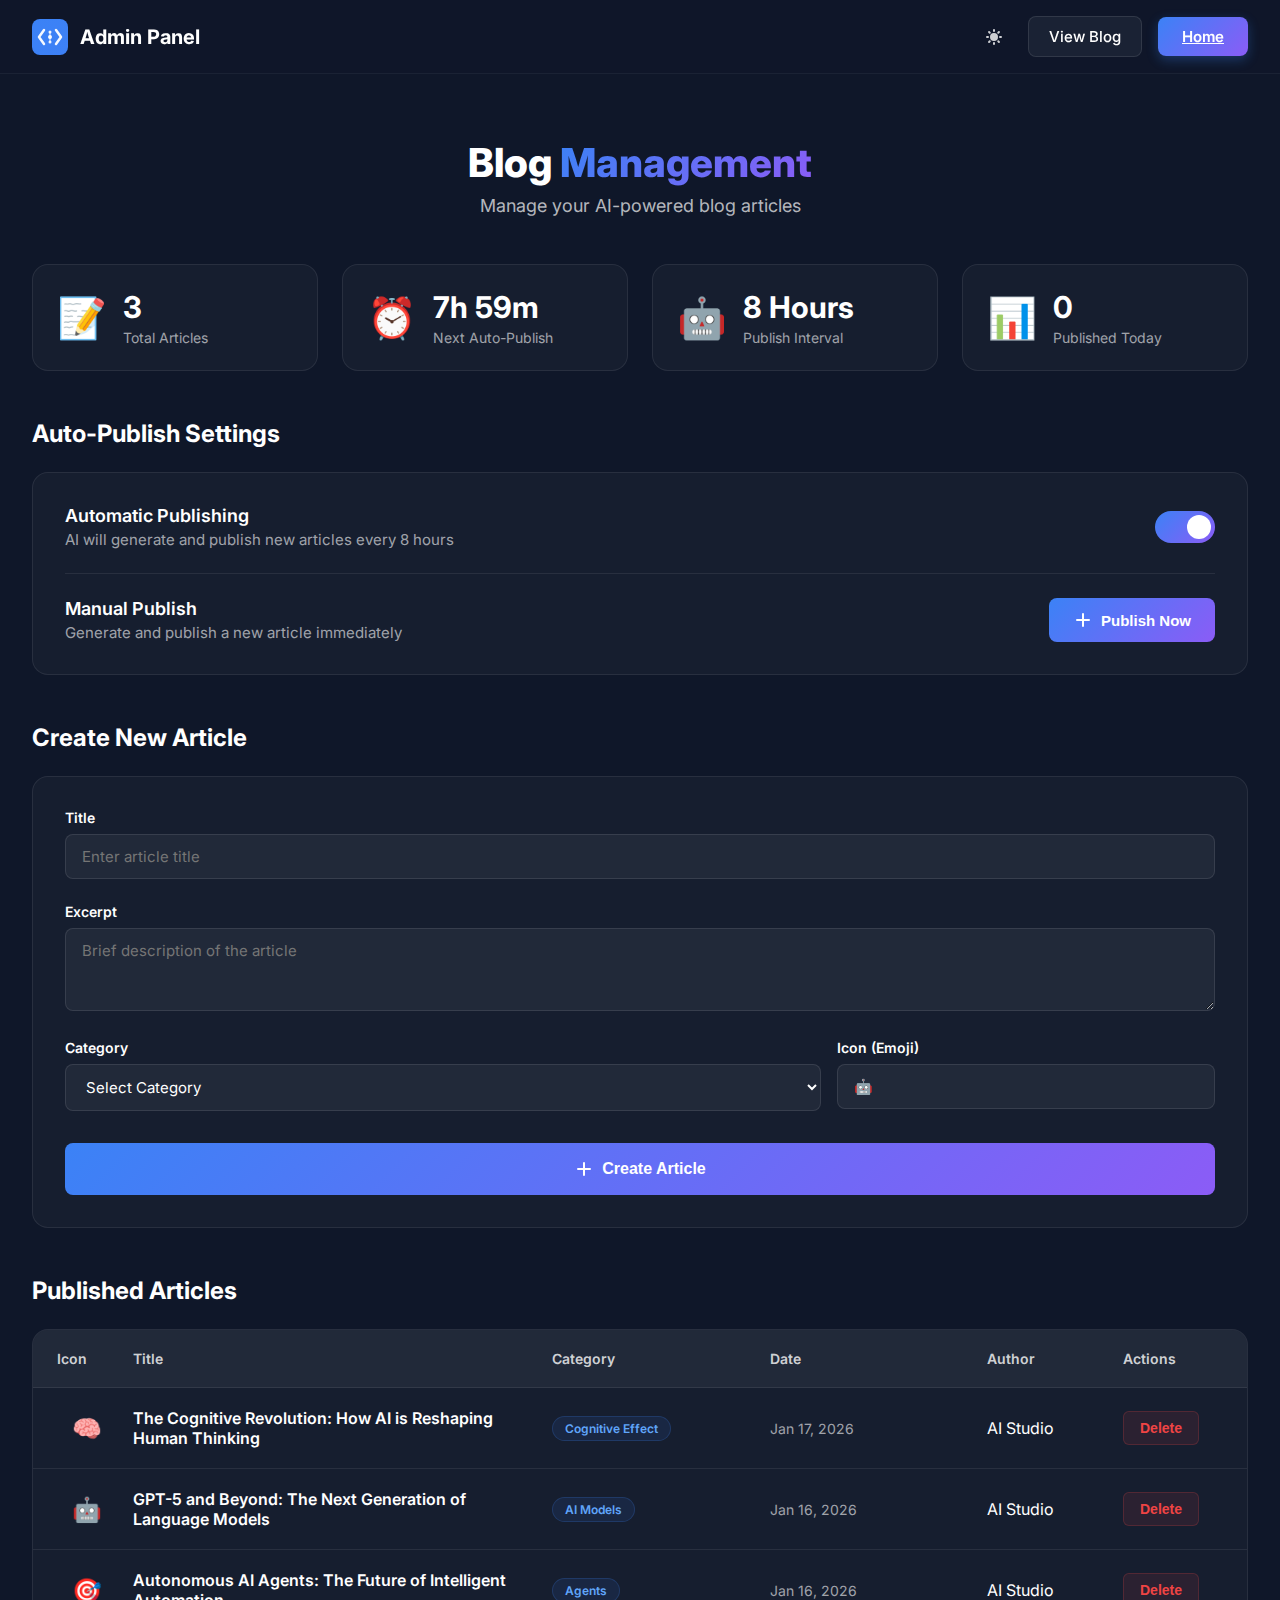
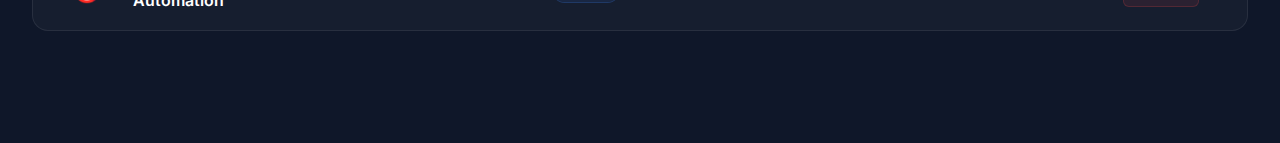
<file: blog-site/admin.html>
<!DOCTYPE html>
<html lang="en">
<head>
    <meta charset="UTF-8">
    <meta name="viewport" content="width=device-width, initial-scale=1.0">
    <title>Admin Panel - Core Code AI Studio Blog</title>
    <link rel="preconnect" href="https://fonts.googleapis.com">
    <link rel="preconnect" href="https://fonts.gstatic.com" crossorigin>
    <link href="https://fonts.googleapis.com/css2?family=Inter:wght@400;500;600;700;800&display=swap" rel="stylesheet">
    <link rel="stylesheet" href="styles.css">
    <link rel="stylesheet" href="admin-styles.css">
</head>
<body>
    <!-- Navigation -->
    <nav class="navbar">
        <div class="container">
            <div class="navbar-content">
                <div class="navbar-logo">
                    <div class="logo-icon">
                        <svg width="36" height="36" viewBox="0 0 36 36" fill="none">
                            <rect width="36" height="36" rx="8" fill="url(#logo-gradient)" />
                            <path d="M12 11L7 18L12 25" stroke="white" stroke-width="2.5" stroke-linecap="round" stroke-linejoin="round" opacity="0.95"/>
                            <path d="M24 11L29 18L24 25" stroke="white" stroke-width="2.5" stroke-linecap="round" stroke-linejoin="round" opacity="0.95"/>
                            <circle cx="18" cy="13" r="1.5" fill="white" opacity="0.9"/>
                            <circle cx="18" cy="18" r="2" fill="white" opacity="0.95"/>
                            <circle cx="18" cy="23" r="1.5" fill="white" opacity="0.9"/>
                            <line x1="18" y1="13" x2="18" y2="18" stroke="white" stroke-width="1.5" opacity="0.6"/>
                            <line x1="18" y1="18" x2="18" y2="23" stroke="white" stroke-width="1.5" opacity="0.6"/>
                            <defs>
                                <linearGradient id="logo-gradient" x1="0" y1="0" x2="36" y2="36">
                                    <stop offset="0%" stop-color="#3b82f6" />
                                    <stop offset="50%" stop-color="#6366f1" />
                                    <stop offset="100%" stop-color="#8b5cf6" />
                                </linearGradient>
                            </defs>
                        </svg>
                    </div>
                    <span class="logo-text">Admin Panel</span>
                </div>

                <div class="navbar-actions">
                    <button class="theme-toggle" aria-label="Toggle theme" onclick="toggleTheme()">
                        <svg id="sunIcon" width="20" height="20" viewBox="0 0 20 20" fill="currentColor">
                            <path d="M10 2a1 1 0 011 1v1a1 1 0 11-2 0V3a1 1 0 011-1zm4 8a4 4 0 11-8 0 4 4 0 018 0zm-.464 4.95l.707.707a1 1 0 001.414-1.414l-.707-.707a1 1 0 00-1.414 1.414zm2.12-10.607a1 1 0 010 1.414l-.706.707a1 1 0 11-1.414-1.414l.707-.707a1 1 0 011.414 0zM17 11a1 1 0 100-2h-1a1 1 0 100 2h1zm-7 4a1 1 0 011 1v1a1 1 0 11-2 0v-1a1 1 0 011-1zM5.05 6.464A1 1 0 106.465 5.05l-.708-.707a1 1 0 00-1.414 1.414l.707.707zm1.414 8.486l-.707.707a1 1 0 01-1.414-1.414l.707-.707a1 1 0 011.414 1.414zM4 11a1 1 0 100-2H3a1 1 0 000 2h1z" />
                        </svg>
                        <svg id="moonIcon" width="20" height="20" viewBox="0 0 20 20" fill="currentColor" style="display: none;">
                            <path d="M17.293 13.293A8 8 0 016.707 2.707a8.001 8.001 0 1010.586 10.586z" />
                        </svg>
                    </button>
                    <a href="/" class="btn-secondary">View Blog</a>
                    <a href="https://corecodes.org" class="btn-primary">Home</a>
                </div>
            </div>
        </div>
    </nav>

    <!-- Admin Dashboard -->
    <section class="admin-dashboard">
        <div class="container">
            <div class="dashboard-header">
                <h1 class="dashboard-title">Blog <span class="gradient-text">Management</span></h1>
                <p class="dashboard-subtitle">Manage your AI-powered blog articles</p>
            </div>

            <!-- Stats Cards -->
            <div class="stats-grid">
                <div class="stat-card">
                    <div class="stat-icon">📝</div>
                    <div class="stat-content">
                        <div class="stat-value" id="totalArticles">0</div>
                        <div class="stat-label">Total Articles</div>
                    </div>
                </div>
                
                <div class="stat-card">
                    <div class="stat-icon">⏰</div>
                    <div class="stat-content">
                        <div class="stat-value" id="nextPublish">0h 0m</div>
                        <div class="stat-label">Next Auto-Publish</div>
                    </div>
                </div>
                
                <div class="stat-card">
                    <div class="stat-icon">🤖</div>
                    <div class="stat-content">
                        <div class="stat-value">8 Hours</div>
                        <div class="stat-label">Publish Interval</div>
                    </div>
                </div>
                
                <div class="stat-card">
                    <div class="stat-icon">📊</div>
                    <div class="stat-content">
                        <div class="stat-value" id="todayArticles">0</div>
                        <div class="stat-label">Published Today</div>
                    </div>
                </div>
            </div>

            <!-- Auto-Publish Controls -->
            <div class="control-panel">
                <h2 class="panel-title">Auto-Publish Settings</h2>
                <div class="control-card">
                    <div class="control-row">
                        <div class="control-info">
                            <h3>Automatic Publishing</h3>
                            <p>AI will generate and publish new articles every 8 hours</p>
                        </div>
                        <label class="toggle-switch">
                            <input type="checkbox" id="autoPublishToggle" checked onchange="toggleAutoPublish()">
                            <span class="toggle-slider"></span>
                        </label>
                    </div>
                    
                    <div class="control-row">
                        <div class="control-info">
                            <h3>Manual Publish</h3>
                            <p>Generate and publish a new article immediately</p>
                        </div>
                        <button class="btn-action" onclick="manualPublish()">
                            <svg width="20" height="20" viewBox="0 0 20 20" fill="currentColor">
                                <path d="M10 3a1 1 0 011 1v5h5a1 1 0 110 2h-5v5a1 1 0 11-2 0v-5H4a1 1 0 110-2h5V4a1 1 0 011-1z"/>
                            </svg>
                            Publish Now
                        </button>
                    </div>
                </div>
            </div>

            <!-- Create New Article -->
            <div class="create-panel">
                <h2 class="panel-title">Create New Article</h2>
                <div class="form-card">
                    <form id="articleForm" onsubmit="createArticle(event)">
                        <div class="form-group">
                            <label for="articleTitle">Title</label>
                            <input type="text" id="articleTitle" class="form-input" placeholder="Enter article title" required>
                        </div>
                        
                        <div class="form-group">
                            <label for="articleExcerpt">Excerpt</label>
                            <textarea id="articleExcerpt" class="form-textarea" rows="3" placeholder="Brief description of the article" required></textarea>
                        </div>
                        
                        <div class="form-row">
                            <div class="form-group">
                                <label for="articleCategory">Category</label>
                                <select id="articleCategory" class="form-select" required>
                                    <option value="">Select Category</option>
                                    <option value="AI">AI</option>
                                    <option value="Cognitive Effect">Cognitive Effect</option>
                                    <option value="AI and the Human Brain">AI and the Human Brain</option>
                                    <option value="AI Models">AI Models</option>
                                    <option value="News">News</option>
                                    <option value="Agents">Agents</option>
                                </select>
                            </div>
                            
                            <div class="form-group">
                                <label for="articleIcon">Icon (Emoji)</label>
                                <input type="text" id="articleIcon" class="form-input" placeholder="🤖" maxlength="2" required>
                            </div>
                        </div>
                        
                        <button type="submit" class="btn-submit">
                            <svg width="20" height="20" viewBox="0 0 20 20" fill="currentColor">
                                <path d="M10 3a1 1 0 011 1v5h5a1 1 0 110 2h-5v5a1 1 0 11-2 0v-5H4a1 1 0 110-2h5V4a1 1 0 011-1z"/>
                            </svg>
                            Create Article
                        </button>
                    </form>
                </div>
            </div>

            <!-- Articles List -->
            <div class="articles-panel">
                <h2 class="panel-title">Published Articles</h2>
                <div id="articlesTable" class="articles-table">
                    <!-- Articles will be loaded here -->
                </div>
            </div>
        </div>
    </section>

    <script src="admin-script.js"></script>
    <script>
        function toggleTheme() {
            const body = document.body;
            const sunIcon = document.getElementById('sunIcon');
            const moonIcon = document.getElementById('moonIcon');
            
            body.classList.toggle('light-theme');
            
            if (body.classList.contains('light-theme')) {
                sunIcon.style.display = 'none';
                moonIcon.style.display = 'block';
                localStorage.setItem('theme', 'light');
            } else {
                sunIcon.style.display = 'block';
                moonIcon.style.display = 'none';
                localStorage.setItem('theme', 'dark');
            }
        }

        window.addEventListener('DOMContentLoaded', () => {
            const savedTheme = localStorage.getItem('theme');
            if (savedTheme === 'light') {
                document.body.classList.add('light-theme');
                document.getElementById('sunIcon').style.display = 'none';
                document.getElementById('moonIcon').style.display = 'block';
            }
        });
    </script>
</body>
</html>
</file>
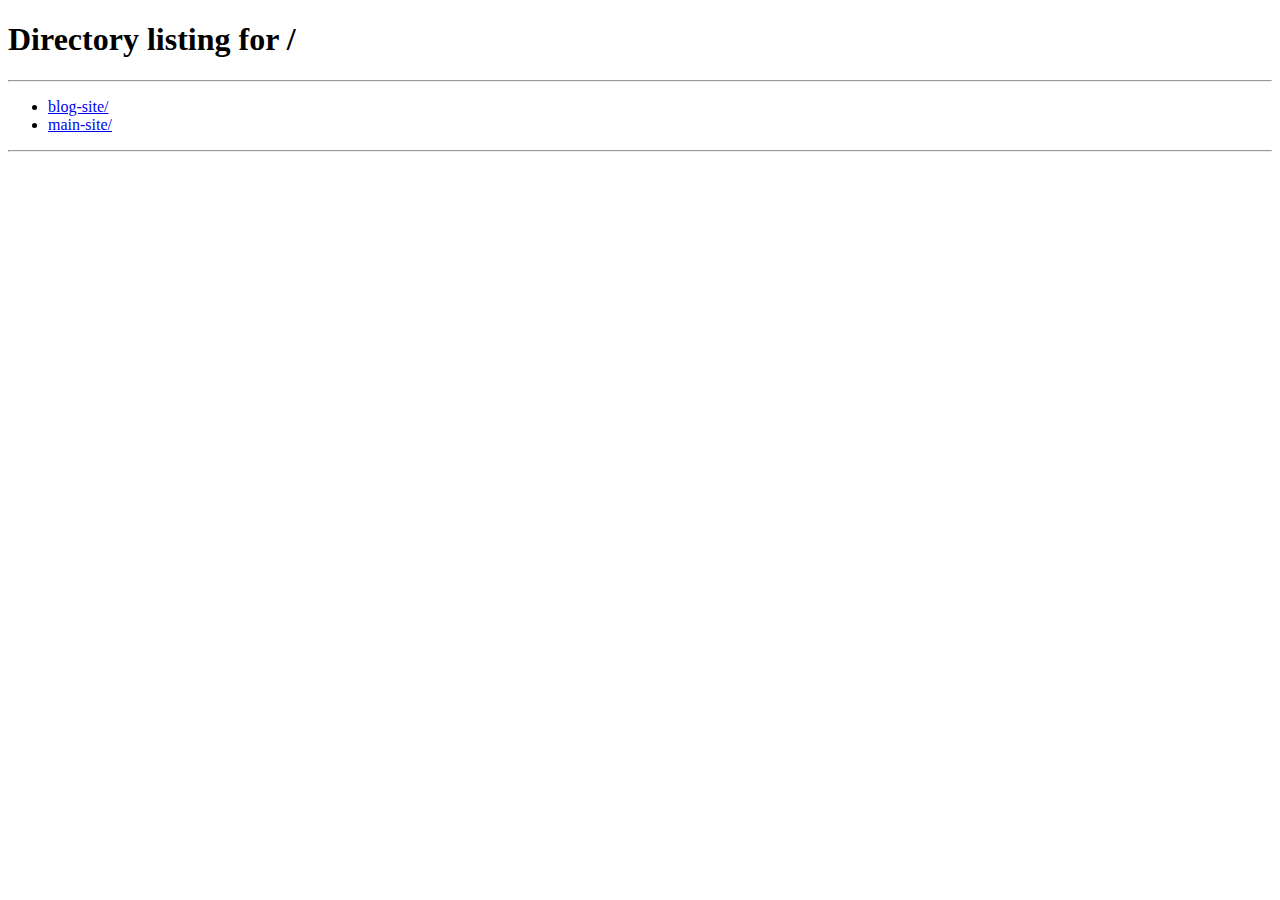
<file: blog-site/article.html>
<!DOCTYPE html>
<html lang="en">
<head>
    <meta charset="UTF-8">
    <meta name="viewport" content="width=device-width, initial-scale=1.0">
    <title>Article - Core Code AI Studio</title>
    <link rel="preconnect" href="https://fonts.googleapis.com">
    <link rel="preconnect" href="https://fonts.gstatic.com" crossorigin>
    <link href="https://fonts.googleapis.com/css2?family=Inter:wght@400;500;600;700;800&display=swap" rel="stylesheet">
    <link rel="stylesheet" href="styles.css">
    <link rel="stylesheet" href="article-styles.css">
</head>
<body>
    <!-- Navigation -->
    <nav class="navbar">
        <div class="container">
            <div class="navbar-content">
                <div class="navbar-logo">
                    <div class="logo-icon">
                        <svg width="36" height="36" viewBox="0 0 36 36" fill="none">
                            <rect width="36" height="36" rx="8" fill="url(#logo-gradient)" />
                            <path d="M12 11L7 18L12 25" stroke="white" stroke-width="2.5" stroke-linecap="round" stroke-linejoin="round" opacity="0.95"/>
                            <path d="M24 11L29 18L24 25" stroke="white" stroke-width="2.5" stroke-linecap="round" stroke-linejoin="round" opacity="0.95"/>
                            <circle cx="18" cy="13" r="1.5" fill="white" opacity="0.9"/>
                            <circle cx="18" cy="18" r="2" fill="white" opacity="0.95"/>
                            <circle cx="18" cy="23" r="1.5" fill="white" opacity="0.9"/>
                            <line x1="18" y1="13" x2="18" y2="18" stroke="white" stroke-width="1.5" opacity="0.6"/>
                            <line x1="18" y1="18" x2="18" y2="23" stroke="white" stroke-width="1.5" opacity="0.6"/>
                            <defs>
                                <linearGradient id="logo-gradient" x1="0" y1="0" x2="36" y2="36">
                                    <stop offset="0%" stop-color="#3b82f6" />
                                    <stop offset="50%" stop-color="#6366f1" />
                                    <stop offset="100%" stop-color="#8b5cf6" />
                                </linearGradient>
                            </defs>
                        </svg>
                    </div>
                    <a href="https://corecodes.org" style="text-decoration: none; color: inherit;">
                        <span class="logo-text">Core Code AI Studio</span>
                    </a>
                </div>

                <ul class="navbar-menu">
                    <li class="nav-item">
                        <a href="https://corecodes.org#features">Features</a>
                    </li>
                    <li class="nav-item dropdown">
                        <a href="https://corecodes.org#solutions">Solutions <span class="dropdown-arrow">▼</span></a>
                    </li>
                    <li class="nav-item">
                        <a href="https://corecodes.org#blogs">Blogs</a>
                    </li>
                    <li class="nav-item">
                        <a href="https://corecodes.org#pricing">Pricing</a>
                    </li>
                </ul>

                <div class="navbar-actions">
                    <button class="theme-toggle" aria-label="Toggle theme" onclick="toggleTheme()">
                        <svg id="sunIcon" width="20" height="20" viewBox="0 0 20 20" fill="currentColor">
                            <path d="M10 2a1 1 0 011 1v1a1 1 0 11-2 0V3a1 1 0 011-1zm4 8a4 4 0 11-8 0 4 4 0 018 0zm-.464 4.95l.707.707a1 1 0 001.414-1.414l-.707-.707a1 1 0 00-1.414 1.414zm2.12-10.607a1 1 0 010 1.414l-.706.707a1 1 0 11-1.414-1.414l.707-.707a1 1 0 011.414 0zM17 11a1 1 0 100-2h-1a1 1 0 100 2h1zm-7 4a1 1 0 011 1v1a1 1 0 11-2 0v-1a1 1 0 011-1zM5.05 6.464A1 1 0 106.465 5.05l-.708-.707a1 1 0 00-1.414 1.414l.707.707zm1.414 8.486l-.707.707a1 1 0 01-1.414-1.414l.707-.707a1 1 0 011.414 1.414zM4 11a1 1 0 100-2H3a1 1 0 000 2h1z" />
                        </svg>
                        <svg id="moonIcon" width="20" height="20" viewBox="0 0 20 20" fill="currentColor" style="display: none;">
                            <path d="M17.293 13.293A8 8 0 016.707 2.707a8.001 8.001 0 1010.586 10.586z" />
                        </svg>
                    </button>
                    <button class="btn-login">Login</button>
                    <a href="admin.html" class="btn-primary" style="text-decoration: none;">Admin Dashboard</a>
                </div>

                <button class="mobile-menu-toggle" onclick="toggleMobileMenu()">
                    <span></span>
                    <span></span>
                    <span></span>
                </button>
            </div>

            <div class="mobile-menu" id="mobileMenu">
                <a href="https://corecodes.org#features">Features</a>
                <a href="https://corecodes.org#solutions">Solutions</a>
                <a href="https://corecodes.org#blogs">Blogs</a>
                <a href="https://corecodes.org#pricing">Pricing</a>
                <div class="mobile-actions">
                    <button class="btn-login">Login</button>
                    <a href="admin.html" class="btn-primary" style="text-decoration: none;">Admin Dashboard</a>
                </div>
            </div>
        </div>
    </nav>

    <!-- Article Content -->
    <article class="article-page">
        <div class="container-article">
            <!-- Back to Blog -->
            <a href="/" class="back-link">
                <svg width="20" height="20" viewBox="0 0 20 20" fill="currentColor">
                    <path fill-rule="evenodd" d="M9.707 16.707a1 1 0 01-1.414 0l-6-6a1 1 0 010-1.414l6-6a1 1 0 011.414 1.414L5.414 9H17a1 1 0 110 2H5.414l4.293 4.293a1 1 0 010 1.414z" clip-rule="evenodd"/>
                </svg>
                Back to Blog
            </a>

            <!-- Article Header -->
            <header class="article-header">
                <div class="article-meta-top">
                    <span class="article-category" id="articleCategory">Loading...</span>
                    <span class="article-date" id="articleDate">📅 Loading...</span>
                </div>
                
                <h1 class="article-title-main" id="articleTitle">Loading Article...</h1>
                
                <div class="article-author-info">
                    <div class="author-avatar-large" id="authorAvatar">AI</div>
                    <div class="author-details">
                        <div class="author-name" id="authorName">AI Studio</div>
                        <div class="author-meta">
                            <span id="readTime">5 min read</span>
                            <span>•</span>
                            <span id="articleViews">1.2K views</span>
                        </div>
                    </div>
                </div>
            </header>

            <!-- Article Icon/Image -->
            <div class="article-hero" id="articleHero">
                <div class="hero-icon" id="articleIcon">🤖</div>
            </div>

            <!-- Article Body -->
            <div class="article-body" id="articleContent">
                <!-- Content will be loaded here -->
            </div>

            <!-- Reading Progress Bar -->
            <div class="reading-progress-container">
                <div class="reading-progress-bar" id="readingProgress"></div>
            </div>

            <!-- Article Actions -->
            <div class="article-actions-bar">
                <button class="action-btn bookmark-btn" onclick="toggleBookmark()" id="bookmarkBtn">
                    <svg width="20" height="20" viewBox="0 0 20 20" fill="none" stroke="currentColor" stroke-width="2">
                        <path d="M5 2h10a1 1 0 011 1v16l-6-3-6 3V3a1 1 0 011-1z"/>
                    </svg>
                    <span>Save</span>
                </button>
                <div class="action-divider"></div>
                <button class="action-btn like-btn" onclick="toggleLike()" id="likeBtn">
                    <svg width="20" height="20" viewBox="0 0 20 20" fill="none" stroke="currentColor" stroke-width="2">
                        <path d="M3.172 5.172a4 4 0 015.656 0L10 6.343l1.172-1.171a4 4 0 115.656 5.656L10 17.657l-6.828-6.829a4 4 0 010-5.656z"/>
                    </svg>
                    <span id="likeCount">0</span>
                </button>
            </div>

            <!-- Share Section -->
            <div class="article-share">
                <h3>Share this article</h3>
                <div class="share-buttons">
                    <button class="share-btn" onclick="shareArticle('twitter')">
                        <svg width="20" height="20" viewBox="0 0 24 24" fill="currentColor">
                            <path d="M23 3a10.9 10.9 0 01-3.14 1.53 4.48 4.48 0 00-7.86 3v1A10.66 10.66 0 013 4s-4 9 5 13a11.64 11.64 0 01-7 2c9 5 20 0 20-11.5a4.5 4.5 0 00-.08-.83A7.72 7.72 0 0023 3z"/>
                        </svg>
                        Twitter
                    </button>
                    <button class="share-btn" onclick="shareArticle('facebook')">
                        <svg width="20" height="20" viewBox="0 0 24 24" fill="currentColor">
                            <path d="M18 2h-3a5 5 0 00-5 5v3H7v4h3v8h4v-8h3l1-4h-4V7a1 1 0 011-1h3z"/>
                        </svg>
                        Facebook
                    </button>
                    <button class="share-btn" onclick="shareArticle('linkedin')">
                        <svg width="20" height="20" viewBox="0 0 24 24" fill="currentColor">
                            <path d="M16 8a6 6 0 016 6v7h-4v-7a2 2 0 00-2-2 2 2 0 00-2 2v7h-4v-7a6 6 0 016-6zM2 9h4v12H2z"/>
                            <circle cx="4" cy="4" r="2"/>
                        </svg>
                        LinkedIn
                    </button>
                    <button class="share-btn" onclick="copyLink()">
                        <svg width="20" height="20" viewBox="0 0 24 24" fill="none" stroke="currentColor" stroke-width="2">
                            <path d="M10 13a5 5 0 007.54.54l3-3a5 5 0 00-7.07-7.07l-1.72 1.71"/>
                            <path d="M14 11a5 5 0 00-7.54-.54l-3 3a5 5 0 007.07 7.07l1.71-1.71"/>
                        </svg>
                        Copy Link
                    </button>
                </div>
            </div>

            <!-- Comments Section -->
            <div class="comments-section" id="commentsSection">
                <h2 class="comments-title">Comments (<span id="commentCount">0</span>)</h2>
                
                <!-- Comment Form -->
                <form class="comment-form" onsubmit="postComment(event)">
                    <div class="comment-avatar">💬</div>
                    <div class="comment-form-content">
                        <input type="text" id="commentName" class="comment-input" placeholder="Your name" required />
                        <textarea id="commentText" class="comment-textarea" placeholder="Share your thoughts..." rows="3" required></textarea>
                        <div class="comment-form-actions">
                            <button type="submit" class="comment-submit-btn">Post Comment</button>
                        </div>
                    </div>
                </form>

                <!-- Comments List -->
                <div class="comments-list" id="commentsList">
                    <!-- Comments will be loaded here -->
                </div>
            </div>

            <!-- Related Articles -->
            <div class="related-articles">
                <h2 class="related-title">Related Articles</h2>
                <div class="related-grid" id="relatedArticles">
                    <!-- Related articles will be loaded here -->
                </div>
            </div>
        </div>
    </article>

    <script src="article-script.js"></script>
    <script>
        function toggleTheme() {
            const body = document.body;
            const sunIcon = document.getElementById('sunIcon');
            const moonIcon = document.getElementById('moonIcon');
            
            body.classList.toggle('light-theme');
            
            if (body.classList.contains('light-theme')) {
                sunIcon.style.display = 'none';
                moonIcon.style.display = 'block';
                localStorage.setItem('theme', 'light');
            } else {
                sunIcon.style.display = 'block';
                moonIcon.style.display = 'none';
                localStorage.setItem('theme', 'dark');
            }
        }

        window.addEventListener('DOMContentLoaded', () => {
            const savedTheme = localStorage.getItem('theme');
            if (savedTheme === 'light') {
                document.body.classList.add('light-theme');
                document.getElementById('sunIcon').style.display = 'none';
                document.getElementById('moonIcon').style.display = 'block';
            }
        });

        function toggleMobileMenu() {
            const menu = document.getElementById('mobileMenu');
            menu.style.display = menu.style.display === 'flex' ? 'none' : 'flex';
        }

        // Dropdown menu functions
        let dropdownTimeout;

        function showDropdown(element) {
            clearTimeout(dropdownTimeout);
            const dropdown = element.querySelector('.dropdown-menu');
            if (dropdown) {
                dropdown.style.display = 'block';
                setTimeout(() => {
                    dropdown.classList.add('show');
                }, 10);
            }
        }

        function hideDropdown(element) {
            clearTimeout(dropdownTimeout);
            const dropdown = element.querySelector('.dropdown-menu');
            dropdownTimeout = setTimeout(() => {
                if (dropdown) {
                    dropdown.classList.remove('show');
                    setTimeout(() => {
                        dropdown.style.display = 'none';
                    }, 300);
                }
            }, 200);
        }

        function toggleDropdown(element) {
            const dropdown = element.querySelector('.dropdown-menu');
            if (dropdown) {
                const isVisible = dropdown.style.display === 'block';
                dropdown.style.display = isVisible ? 'none' : 'block';
            }
        }

        // Close dropdowns when clicking outside
        document.addEventListener('click', function(event) {
            const dropdowns = document.querySelectorAll('.nav-item.dropdown');
            dropdowns.forEach(dropdown => {
                if (!dropdown.contains(event.target)) {
                    const menu = dropdown.querySelector('.dropdown-menu');
                    if (menu) {
                        menu.style.display = 'none';
                    }
                }
            });
        });
    </script>
</body>
</html>
</file>
<file: blog-site/blog-styles.css>
/* Blog Header */
.blog-header {
  padding: 4rem 0 3rem;
  text-align: center;
  background: linear-gradient(135deg, rgba(59, 130, 246, 0.05) 0%, rgba(139, 92, 246, 0.05) 100%);
}

.blog-header-content {
  max-width: 800px;
  margin: 0 auto;
}

.blog-title {
  font-size: 3rem;
  font-weight: 800;
  line-height: 1.2;
  color: #ffffff;
  margin: 0 0 1rem;
}

.blog-description {
  font-size: 1.125rem;
  color: rgba(255, 255, 255, 0.7);
  margin: 0 0 2rem;
}

/* Search Container */
.search-container {
  max-width: 600px;
  margin: 2rem auto 0;
  position: relative;
}

.search-box {
  position: relative;
  display: flex;
  align-items: center;
}

.search-icon {
  position: absolute;
  left: 1rem;
  color: rgba(255, 255, 255, 0.5);
  pointer-events: none;
}

.search-input {
  width: 100%;
  background: rgba(255, 255, 255, 0.05);
  border: 2px solid rgba(255, 255, 255, 0.1);
  color: #ffffff;
  padding: 0.875rem 3rem 0.875rem 3rem;
  border-radius: 3rem;
  font-size: 1rem;
  transition: all 0.3s;
  font-family: 'Inter', sans-serif;
}

.search-input:focus {
  outline: none;
  background: rgba(255, 255, 255, 0.08);
  border-color: #3b82f6;
  box-shadow: 0 0 0 3px rgba(59, 130, 246, 0.1);
}

.search-input::placeholder {
  color: rgba(255, 255, 255, 0.5);
}

.search-clear {
  position: absolute;
  right: 1rem;
  background: transparent;
  border: none;
  color: rgba(255, 255, 255, 0.5);
  cursor: pointer;
  padding: 0.25rem;
  display: flex;
  align-items: center;
  justify-content: center;
  transition: all 0.2s;
  border-radius: 50%;
}

.search-clear:hover {
  background: rgba(255, 255, 255, 0.1);
  color: #ffffff;
}

.search-results {
  position: absolute;
  top: calc(100% + 0.5rem);
  left: 0;
  right: 0;
  background: rgba(15, 23, 41, 0.98);
  border: 1px solid rgba(255, 255, 255, 0.1);
  border-radius: 1rem;
  max-height: 400px;
  overflow-y: auto;
  backdrop-filter: blur(10px);
  box-shadow: 0 10px 30px rgba(0, 0, 0, 0.3);
  z-index: 100;
  display: none;
}

.search-results.active {
  display: block;
}

.search-result-item {
  padding: 1rem 1.5rem;
  border-bottom: 1px solid rgba(255, 255, 255, 0.05);
  cursor: pointer;
  transition: all 0.2s;
  display: flex;
  gap: 1rem;
  align-items: start;
}

.search-result-item:last-child {
  border-bottom: none;
}

.search-result-item:hover {
  background: rgba(255, 255, 255, 0.05);
}

.search-result-icon {
  font-size: 1.5rem;
  flex-shrink: 0;
}

.search-result-content {
  flex: 1;
}

.search-result-title {
  font-size: 0.9375rem;
  font-weight: 600;
  color: #ffffff;
  margin-bottom: 0.25rem;
}

.search-result-excerpt {
  font-size: 0.8125rem;
  color: rgba(255, 255, 255, 0.6);
  line-height: 1.4;
}

.search-result-category {
  display: inline-block;
  background: rgba(59, 130, 246, 0.1);
  border: 1px solid rgba(59, 130, 246, 0.2);
  color: #60a5fa;
  padding: 0.125rem 0.5rem;
  border-radius: 0.75rem;
  font-size: 0.6875rem;
  font-weight: 600;
  margin-top: 0.25rem;
}

.no-search-results {
  padding: 2rem;
  text-align: center;
  color: rgba(255, 255, 255, 0.6);
  font-size: 0.9375rem;
}

/* Category Filter */
.category-filter {
  display: flex;
  flex-wrap: wrap;
  justify-content: center;
  gap: 0.75rem;
  margin-top: 2rem;
}

.category-btn {
  background: rgba(255, 255, 255, 0.05);
  border: 1px solid rgba(255, 255, 255, 0.1);
  color: rgba(255, 255, 255, 0.8);
  padding: 0.625rem 1.25rem;
  border-radius: 2rem;
  font-size: 0.875rem;
  font-weight: 500;
  cursor: pointer;
  transition: all 0.3s;
}

.category-btn:hover {
  background: rgba(255, 255, 255, 0.1);
  border-color: rgba(255, 255, 255, 0.2);
  color: #ffffff;
}

.category-btn.active {
  background: linear-gradient(135deg, #3b82f6 0%, #8b5cf6 100%);
  border-color: transparent;
  color: #ffffff;
}

/* Blog Articles */
.blog-articles {
  padding: 4rem 0;
}

.articles-grid {
  display: grid;
  grid-template-columns: repeat(auto-fill, minmax(350px, 1fr));
  gap: 2rem;
}

.article-card {
  background: rgba(255, 255, 255, 0.03);
  border: 1px solid rgba(255, 255, 255, 0.08);
  border-radius: 1rem;
  overflow: hidden;
  transition: all 0.3s;
  cursor: pointer;
  display: flex;
  flex-direction: column;
}

.article-card:hover {
  background: rgba(255, 255, 255, 0.06);
  border-color: rgba(255, 255, 255, 0.15);
  transform: translateY(-5px);
  box-shadow: 0 10px 30px rgba(0, 0, 0, 0.3);
}

.article-image {
  width: 100%;
  height: 200px;
  background: linear-gradient(135deg, #3b82f6 0%, #8b5cf6 100%);
  display: flex;
  align-items: center;
  justify-content: center;
  font-size: 3rem;
  position: relative;
  overflow: hidden;
}

.article-image::before {
  content: '';
  position: absolute;
  top: 0;
  left: 0;
  right: 0;
  bottom: 0;
  background: linear-gradient(135deg, rgba(59, 130, 246, 0.2) 0%, rgba(139, 92, 246, 0.2) 100%);
}

.article-content {
  padding: 1.5rem;
  flex: 1;
  display: flex;
  flex-direction: column;
}

.article-meta {
  display: flex;
  align-items: center;
  gap: 1rem;
  margin-bottom: 1rem;
  flex-wrap: wrap;
}

.article-category {
  display: inline-block;
  background: rgba(59, 130, 246, 0.1);
  border: 1px solid rgba(59, 130, 246, 0.2);
  color: #60a5fa;
  padding: 0.25rem 0.75rem;
  border-radius: 1rem;
  font-size: 0.75rem;
  font-weight: 600;
  text-transform: uppercase;
}

.article-date {
  font-size: 0.875rem;
  color: rgba(255, 255, 255, 0.5);
  display: flex;
  align-items: center;
  gap: 0.25rem;
}

.article-title {
  font-size: 1.375rem;
  font-weight: 700;
  color: #ffffff;
  margin: 0 0 0.75rem;
  line-height: 1.3;
}

.article-excerpt {
  font-size: 0.9375rem;
  line-height: 1.6;
  color: rgba(255, 255, 255, 0.7);
  margin: 0 0 1.25rem;
  flex: 1;
}

.article-footer {
  display: flex;
  justify-content: space-between;
  align-items: center;
  padding-top: 1rem;
  border-top: 1px solid rgba(255, 255, 255, 0.08);
}

.article-author {
  display: flex;
  align-items: center;
  gap: 0.5rem;
  font-size: 0.875rem;
  color: rgba(255, 255, 255, 0.6);
}

.author-avatar {
  width: 32px;
  height: 32px;
  border-radius: 50%;
  background: linear-gradient(135deg, #3b82f6 0%, #8b5cf6 100%);
  display: flex;
  align-items: center;
  justify-content: center;
  font-weight: 600;
  color: #ffffff;
}

.read-more {
  color: #60a5fa;
  font-size: 0.875rem;
  font-weight: 600;
  display: flex;
  align-items: center;
  gap: 0.25rem;
  transition: gap 0.3s;
}

.article-card:hover .read-more {
  gap: 0.5rem;
}

/* Loading Indicator */
.loading-indicator {
  text-align: center;
  padding: 3rem;
}

.spinner {
  width: 40px;
  height: 40px;
  margin: 0 auto 1rem;
  border: 4px solid rgba(255, 255, 255, 0.1);
  border-top: 4px solid #3b82f6;
  border-radius: 50%;
  animation: spin 1s linear infinite;
}

@keyframes spin {
  0% { transform: rotate(0deg); }
  100% { transform: rotate(360deg); }
}

.no-articles {
  text-align: center;
  padding: 3rem;
  font-size: 1.125rem;
  color: rgba(255, 255, 255, 0.6);
}

/* Newsletter Section */
.newsletter-section {
  padding: 4rem 0;
  background: rgba(26, 35, 50, 0.3);
}

.newsletter-card {
  background: linear-gradient(135deg, rgba(59, 130, 246, 0.1) 0%, rgba(139, 92, 246, 0.1) 100%);
  border: 1px solid rgba(255, 255, 255, 0.1);
  border-radius: 1.5rem;
  padding: 3rem;
  display: flex;
  flex-direction: column;
  gap: 2rem;
  align-items: center;
  text-align: center;
}

.newsletter-content {
  display: flex;
  flex-direction: column;
  align-items: center;
  gap: 1rem;
}

.newsletter-icon {
  font-size: 3.5rem;
}

.newsletter-text h3 {
  font-size: 1.75rem;
  font-weight: 700;
  color: #ffffff;
  margin: 0 0 0.5rem;
}

.newsletter-text p {
  font-size: 1rem;
  color: rgba(255, 255, 255, 0.7);
  margin: 0;
}

.newsletter-form {
  display: flex;
  gap: 1rem;
  width: 100%;
  max-width: 500px;
}

.newsletter-input {
  flex: 1;
  background: rgba(255, 255, 255, 0.05);
  border: 1px solid rgba(255, 255, 255, 0.1);
  color: #ffffff;
  padding: 0.875rem 1.25rem;
  border-radius: 0.5rem;
  font-size: 1rem;
  font-family: 'Inter', sans-serif;
  transition: all 0.3s;
}

.newsletter-input:focus {
  outline: none;
  background: rgba(255, 255, 255, 0.08);
  border-color: #3b82f6;
  box-shadow: 0 0 0 3px rgba(59, 130, 246, 0.1);
}

.newsletter-input::placeholder {
  color: rgba(255, 255, 255, 0.5);
}

.newsletter-btn {
  background: linear-gradient(135deg, #3b82f6 0%, #8b5cf6 100%);
  color: #ffffff;
  border: none;
  padding: 0.875rem 2rem;
  border-radius: 0.5rem;
  font-size: 1rem;
  font-weight: 600;
  cursor: pointer;
  transition: all 0.3s;
  white-space: nowrap;
}

.newsletter-btn:hover {
  transform: translateY(-2px);
  box-shadow: 0 10px 25px rgba(59, 130, 246, 0.4);
}

/* Auto-Publish Status */
.auto-publish-status {
  padding: 3rem 0 4rem;
}

.status-card {
  background: linear-gradient(135deg, rgba(59, 130, 246, 0.1) 0%, rgba(139, 92, 246, 0.1) 100%);
  border: 1px solid rgba(255, 255, 255, 0.1);
  border-radius: 1.5rem;
  padding: 2rem;
  display: flex;
  align-items: center;
  gap: 2rem;
}

.status-icon {
  font-size: 3rem;
  animation: float 3s ease-in-out infinite;
}

.status-content {
  flex: 1;
}

.status-content h3 {
  font-size: 1.5rem;
  font-weight: 700;
  color: #ffffff;
  margin: 0 0 0.5rem;
}

.status-content p {
  font-size: 1rem;
  color: rgba(255, 255, 255, 0.7);
  margin: 0 0 1rem;
}

#countdown {
  font-weight: 600;
  color: #60a5fa;
}

.status-bar {
  width: 100%;
  height: 8px;
  background: rgba(255, 255, 255, 0.1);
  border-radius: 1rem;
  overflow: hidden;
}

.status-progress {
  height: 100%;
  background: linear-gradient(90deg, #3b82f6 0%, #8b5cf6 100%);
  border-radius: 1rem;
  transition: width 1s linear;
}

/* Light Theme */
body.light-theme .blog-header {
  background: linear-gradient(135deg, rgba(59, 130, 246, 0.08) 0%, rgba(139, 92, 246, 0.08) 100%);
}

body.light-theme .blog-title {
  color: #1e293b;
}

body.light-theme .blog-description {
  color: #64748b;
}

body.light-theme .category-btn {
  background: #ffffff;
  border-color: #e2e8f0;
  color: #1e293b;
}

body.light-theme .category-btn:hover {
  background: #f8fafc;
  border-color: #cbd5e1;
}

body.light-theme .article-card {
  background: #ffffff;
  border-color: #e2e8f0;
}

body.light-theme .article-card:hover {
  background: #f8fafc;
  border-color: #cbd5e1;
}

body.light-theme .article-title {
  color: #1e293b;
}

body.light-theme .article-excerpt {
  color: #64748b;
}

body.light-theme .article-date,
body.light-theme .article-author {
  color: #94a3b8;
}

body.light-theme .article-footer {
  border-top-color: #e2e8f0;
}

body.light-theme .status-card {
  background: linear-gradient(135deg, rgba(59, 130, 246, 0.08) 0%, rgba(139, 92, 246, 0.08) 100%);
  border-color: #e2e8f0;
}

body.light-theme .status-content h3 {
  color: #1e293b;
}

body.light-theme .status-content p {
  color: #64748b;
}

body.light-theme .status-bar {
  background: #e2e8f0;
}

body.light-theme .search-input {
  background: #f8fafc;
  border-color: #e2e8f0;
  color: #1e293b;
}

body.light-theme .search-input::placeholder {
  color: #94a3b8;
}

body.light-theme .search-input:focus {
  background: #ffffff;
  border-color: #3b82f6;
}

body.light-theme .search-icon {
  color: #94a3b8;
}

body.light-theme .search-clear {
  color: #94a3b8;
}

body.light-theme .search-clear:hover {
  background: #f1f5f9;
  color: #1e293b;
}

body.light-theme .search-results {
  background: rgba(255, 255, 255, 0.98);
  border-color: #e2e8f0;
}

body.light-theme .search-result-item {
  border-bottom-color: #e2e8f0;
}

body.light-theme .search-result-item:hover {
  background: #f8fafc;
}

body.light-theme .search-result-title {
  color: #1e293b;
}

body.light-theme .search-result-excerpt {
  color: #64748b;
}

body.light-theme .no-search-results {
  color: #64748b;
}

body.light-theme .newsletter-text h3 {
  color: #1e293b;
}

body.light-theme .newsletter-text p {
  color: #64748b;
}

body.light-theme .newsletter-input {
  background: #f8fafc;
  border-color: #e2e8f0;
  color: #1e293b;
}

body.light-theme .newsletter-input::placeholder {
  color: #94a3b8;
}

body.light-theme .newsletter-input:focus {
  background: #ffffff;
  border-color: #3b82f6;
}

/* Responsive */
@media (max-width: 768px) {
  .blog-title {
    font-size: 2.25rem;
  }

  .articles-grid {
    grid-template-columns: 1fr;
    gap: 1.5rem;
  }

  .status-card {
    flex-direction: column;
    text-align: center;
  }

  .category-filter {
    gap: 0.5rem;
  }

  .category-btn {
    font-size: 0.8125rem;
    padding: 0.5rem 1rem;
  }

  .search-container {
    max-width: 100%;
  }

  .newsletter-form {
    flex-direction: column;
  }

  .newsletter-btn {
    width: 100%;
  }
}

@media (max-width: 480px) {
  .blog-title {
    font-size: 1.875rem;
  }

  .blog-description {
    font-size: 1rem;
  }

  .article-title {
    font-size: 1.125rem;
  }
}
</file>
<file: blog-site/admin-styles.css>
/* Admin Dashboard */
.admin-dashboard {
  padding: 4rem 0;
}

.dashboard-header {
  text-align: center;
  margin-bottom: 3rem;
}

.dashboard-title {
  font-size: 2.5rem;
  font-weight: 800;
  color: #ffffff;
  margin: 0 0 0.5rem;
}

.dashboard-subtitle {
  font-size: 1.125rem;
  color: rgba(255, 255, 255, 0.7);
  margin: 0;
}

/* Stats Grid */
.stats-grid {
  display: grid;
  grid-template-columns: repeat(auto-fit, minmax(240px, 1fr));
  gap: 1.5rem;
  margin-bottom: 3rem;
}

.stat-card {
  background: rgba(255, 255, 255, 0.03);
  border: 1px solid rgba(255, 255, 255, 0.08);
  border-radius: 1rem;
  padding: 1.5rem;
  display: flex;
  align-items: center;
  gap: 1rem;
  transition: all 0.3s;
}

.stat-card:hover {
  background: rgba(255, 255, 255, 0.06);
  border-color: rgba(255, 255, 255, 0.15);
  transform: translateY(-3px);
}

.stat-icon {
  font-size: 2.5rem;
}

.stat-content {
  flex: 1;
}

.stat-value {
  font-size: 1.875rem;
  font-weight: 700;
  color: #ffffff;
  margin: 0 0 0.25rem;
}

.stat-label {
  font-size: 0.875rem;
  color: rgba(255, 255, 255, 0.6);
}

/* Control Panel */
.control-panel,
.create-panel,
.articles-panel {
  margin-bottom: 3rem;
}

.panel-title {
  font-size: 1.5rem;
  font-weight: 700;
  color: #ffffff;
  margin: 0 0 1.5rem;
}

.control-card,
.form-card {
  background: rgba(255, 255, 255, 0.03);
  border: 1px solid rgba(255, 255, 255, 0.08);
  border-radius: 1rem;
  padding: 2rem;
}

.control-row {
  display: flex;
  justify-content: space-between;
  align-items: center;
  padding: 1.5rem 0;
  border-bottom: 1px solid rgba(255, 255, 255, 0.08);
}

.control-row:last-child {
  border-bottom: none;
  padding-bottom: 0;
}

.control-row:first-child {
  padding-top: 0;
}

.control-info h3 {
  font-size: 1.125rem;
  font-weight: 600;
  color: #ffffff;
  margin: 0 0 0.25rem;
}

.control-info p {
  font-size: 0.9375rem;
  color: rgba(255, 255, 255, 0.6);
  margin: 0;
}

/* Toggle Switch */
.toggle-switch {
  position: relative;
  display: inline-block;
  width: 60px;
  height: 32px;
}

.toggle-switch input {
  opacity: 0;
  width: 0;
  height: 0;
}

.toggle-slider {
  position: absolute;
  cursor: pointer;
  top: 0;
  left: 0;
  right: 0;
  bottom: 0;
  background-color: rgba(255, 255, 255, 0.1);
  transition: 0.4s;
  border-radius: 32px;
}

.toggle-slider:before {
  position: absolute;
  content: "";
  height: 24px;
  width: 24px;
  left: 4px;
  bottom: 4px;
  background-color: white;
  transition: 0.4s;
  border-radius: 50%;
}

input:checked + .toggle-slider {
  background: linear-gradient(135deg, #3b82f6 0%, #8b5cf6 100%);
}

input:checked + .toggle-slider:before {
  transform: translateX(28px);
}

/* Action Button */
.btn-action {
  display: flex;
  align-items: center;
  gap: 0.5rem;
  background: linear-gradient(135deg, #3b82f6 0%, #8b5cf6 100%);
  color: #ffffff;
  border: none;
  padding: 0.75rem 1.5rem;
  border-radius: 0.5rem;
  font-size: 0.9375rem;
  font-weight: 600;
  cursor: pointer;
  transition: all 0.3s;
}

.btn-action:hover {
  transform: translateY(-2px);
  box-shadow: 0 8px 20px rgba(59, 130, 246, 0.4);
}

.btn-secondary {
  background: rgba(255, 255, 255, 0.05);
  border: 1px solid rgba(255, 255, 255, 0.1);
  color: #ffffff;
  padding: 0.625rem 1.25rem;
  border-radius: 0.5rem;
  font-size: 0.9375rem;
  font-weight: 500;
  text-decoration: none;
  transition: all 0.2s;
  display: inline-block;
}

.btn-secondary:hover {
  background: rgba(255, 255, 255, 0.1);
  border-color: rgba(255, 255, 255, 0.2);
}

/* Form Styles */
.form-group {
  margin-bottom: 1.5rem;
}

.form-group label {
  display: block;
  font-size: 0.875rem;
  font-weight: 600;
  color: #ffffff;
  margin-bottom: 0.5rem;
}

.form-input,
.form-textarea,
.form-select {
  width: 100%;
  background: rgba(255, 255, 255, 0.05);
  border: 1px solid rgba(255, 255, 255, 0.1);
  color: #ffffff;
  padding: 0.75rem 1rem;
  border-radius: 0.5rem;
  font-size: 0.9375rem;
  font-family: 'Inter', sans-serif;
  transition: all 0.3s;
}

.form-input:focus,
.form-textarea:focus,
.form-select:focus {
  outline: none;
  background: rgba(255, 255, 255, 0.08);
  border-color: #3b82f6;
  box-shadow: 0 0 0 3px rgba(59, 130, 246, 0.1);
}

.form-textarea {
  resize: vertical;
}

.form-row {
  display: grid;
  grid-template-columns: 2fr 1fr;
  gap: 1rem;
}

.btn-submit {
  display: flex;
  align-items: center;
  justify-content: center;
  gap: 0.5rem;
  width: 100%;
  background: linear-gradient(135deg, #3b82f6 0%, #8b5cf6 100%);
  color: #ffffff;
  border: none;
  padding: 1rem;
  border-radius: 0.5rem;
  font-size: 1rem;
  font-weight: 600;
  cursor: pointer;
  transition: all 0.3s;
  margin-top: 0.5rem;
}

.btn-submit:hover {
  transform: translateY(-2px);
  box-shadow: 0 10px 25px rgba(59, 130, 246, 0.4);
}

/* Articles Table */
.articles-table {
  background: rgba(255, 255, 255, 0.03);
  border: 1px solid rgba(255, 255, 255, 0.08);
  border-radius: 1rem;
  overflow: hidden;
}

.article-row {
  display: grid;
  grid-template-columns: 60px 2fr 1fr 1fr 120px 100px;
  gap: 1rem;
  align-items: center;
  padding: 1.25rem 1.5rem;
  border-bottom: 1px solid rgba(255, 255, 255, 0.08);
  transition: all 0.3s;
}

.article-row:hover {
  background: rgba(255, 255, 255, 0.05);
}

.article-row:last-child {
  border-bottom: none;
}

.article-row-header {
  font-weight: 600;
  color: rgba(255, 255, 255, 0.8);
  font-size: 0.875rem;
  background: rgba(255, 255, 255, 0.05);
}

.article-row-header:hover {
  background: rgba(255, 255, 255, 0.05);
}

.article-icon-cell {
  font-size: 1.5rem;
  text-align: center;
}

.article-title-cell {
  font-weight: 600;
  color: #ffffff;
}

.article-category-cell {
  display: inline-block;
  background: rgba(59, 130, 246, 0.1);
  border: 1px solid rgba(59, 130, 246, 0.2);
  color: #60a5fa;
  padding: 0.25rem 0.75rem;
  border-radius: 1rem;
  font-size: 0.75rem;
  font-weight: 600;
  width: fit-content;
}

.article-date-cell {
  color: rgba(255, 255, 255, 0.6);
  font-size: 0.875rem;
}

.article-actions {
  display: flex;
  gap: 0.5rem;
}

.btn-delete {
  background: rgba(239, 68, 68, 0.1);
  border: 1px solid rgba(239, 68, 68, 0.2);
  color: #ef4444;
  padding: 0.5rem 1rem;
  border-radius: 0.375rem;
  font-size: 0.875rem;
  font-weight: 600;
  cursor: pointer;
  transition: all 0.3s;
}

.btn-delete:hover {
  background: rgba(239, 68, 68, 0.2);
  border-color: rgba(239, 68, 68, 0.3);
}

/* Light Theme */
body.light-theme .dashboard-title {
  color: #1e293b;
}

body.light-theme .dashboard-subtitle {
  color: #64748b;
}

body.light-theme .panel-title {
  color: #1e293b;
}

body.light-theme .stat-card,
body.light-theme .control-card,
body.light-theme .form-card,
body.light-theme .articles-table {
  background: #ffffff;
  border-color: #e2e8f0;
}

body.light-theme .stat-value {
  color: #1e293b;
}

body.light-theme .stat-label {
  color: #64748b;
}

body.light-theme .control-info h3 {
  color: #1e293b;
}

body.light-theme .control-info p {
  color: #64748b;
}

body.light-theme .control-row {
  border-bottom-color: #e2e8f0;
}

body.light-theme .form-group label {
  color: #1e293b;
}

body.light-theme .form-input,
body.light-theme .form-textarea,
body.light-theme .form-select {
  background: #f8fafc;
  border-color: #e2e8f0;
  color: #1e293b;
}

body.light-theme .form-input:focus,
body.light-theme .form-textarea:focus,
body.light-theme .form-select:focus {
  background: #ffffff;
  border-color: #3b82f6;
}

body.light-theme .article-row {
  border-bottom-color: #e2e8f0;
}

body.light-theme .article-row:hover {
  background: #f8fafc;
}

body.light-theme .article-row-header {
  color: #64748b;
  background: #f8fafc;
}

body.light-theme .article-title-cell {
  color: #1e293b;
}

body.light-theme .article-date-cell {
  color: #64748b;
}

/* Responsive */
@media (max-width: 968px) {
  .article-row {
    grid-template-columns: 1fr;
    gap: 0.75rem;
  }
  
  .article-row > div {
    display: flex;
    justify-content: space-between;
    align-items: center;
  }
  
  .article-row > div::before {
    content: attr(data-label);
    font-weight: 600;
    color: rgba(255, 255, 255, 0.6);
  }
  
  .article-row-header {
    display: none;
  }
  
  .form-row {
    grid-template-columns: 1fr;
  }
}

@media (max-width: 640px) {
  .dashboard-title {
    font-size: 2rem;
  }
  
  .stats-grid {
    grid-template-columns: 1fr;
  }
  
  .control-row {
    flex-direction: column;
    align-items: flex-start;
    gap: 1rem;
  }
}
</file>
<file: blog-site/article-styles.css>
/* Article Page Styles */
.article-page {
  padding: 3rem 0 5rem;
  min-height: 100vh;
}

/* Reading Progress Bar */
.reading-progress-container {
  position: fixed;
  top: 0;
  left: 0;
  right: 0;
  height: 4px;
  background: rgba(255, 255, 255, 0.05);
  z-index: 1001;
}

.reading-progress-bar {
  height: 100%;
  background: linear-gradient(90deg, #3b82f6 0%, #8b5cf6 100%);
  width: 0%;
  transition: width 0.1s ease;
}

/* Article Actions Bar */
.article-actions-bar {
  display: flex;
  align-items: center;
  gap: 1rem;
  padding: 1.5rem 0;
  margin-bottom: 2rem;
  border-top: 1px solid rgba(255, 255, 255, 0.08);
  border-bottom: 1px solid rgba(255, 255, 255, 0.08);
}

.action-btn {
  display: flex;
  align-items: center;
  gap: 0.5rem;
  background: rgba(255, 255, 255, 0.05);
  border: 1px solid rgba(255, 255, 255, 0.1);
  color: rgba(255, 255, 255, 0.8);
  padding: 0.75rem 1.25rem;
  border-radius: 0.5rem;
  font-size: 0.9375rem;
  font-weight: 500;
  cursor: pointer;
  transition: all 0.3s;
}

.action-btn:hover {
  background: rgba(255, 255, 255, 0.1);
  border-color: rgba(255, 255, 255, 0.2);
  color: #ffffff;
  transform: translateY(-2px);
}

.action-btn.active {
  background: linear-gradient(135deg, #3b82f6 0%, #8b5cf6 100%);
  border-color: transparent;
  color: #ffffff;
}

.action-btn.active svg {
  fill: #ffffff;
}

.action-divider {
  width: 1px;
  height: 2rem;
  background: rgba(255, 255, 255, 0.1);
}

.bookmark-btn.active svg {
  fill: #fbbf24;
  stroke: #fbbf24;
}

.like-btn.active svg {
  fill: #ef4444;
  stroke: #ef4444;
}

.container-article {
  max-width: 800px;
  margin: 0 auto;
  padding: 0 2rem;
}

/* Back Link */
.back-link {
  display: inline-flex;
  align-items: center;
  gap: 0.5rem;
  color: rgba(255, 255, 255, 0.7);
  text-decoration: none;
  font-size: 0.9375rem;
  font-weight: 500;
  margin-bottom: 2rem;
  transition: all 0.3s;
}

.back-link:hover {
  color: #3b82f6;
  gap: 0.75rem;
}

/* Article Header */
.article-header {
  margin-bottom: 3rem;
}

.article-meta-top {
  display: flex;
  align-items: center;
  gap: 1rem;
  margin-bottom: 1.5rem;
  flex-wrap: wrap;
}

.article-category {
  display: inline-block;
  background: rgba(59, 130, 246, 0.1);
  border: 1px solid rgba(59, 130, 246, 0.2);
  color: #60a5fa;
  padding: 0.375rem 1rem;
  border-radius: 1.5rem;
  font-size: 0.875rem;
  font-weight: 600;
  text-transform: uppercase;
}

.article-date {
  font-size: 0.9375rem;
  color: rgba(255, 255, 255, 0.6);
  display: flex;
  align-items: center;
  gap: 0.25rem;
}

.article-title-main {
  font-size: 2.75rem;
  font-weight: 800;
  line-height: 1.2;
  color: #ffffff;
  margin: 0 0 2rem;
}

.article-author-info {
  display: flex;
  align-items: center;
  gap: 1rem;
}

.author-avatar-large {
  width: 60px;
  height: 60px;
  border-radius: 50%;
  background: linear-gradient(135deg, #3b82f6 0%, #8b5cf6 100%);
  display: flex;
  align-items: center;
  justify-content: center;
  font-size: 1.5rem;
  font-weight: 700;
  color: #ffffff;
}

.author-details {
  display: flex;
  flex-direction: column;
  gap: 0.25rem;
}

.author-name {
  font-size: 1.125rem;
  font-weight: 600;
  color: #ffffff;
}

.author-meta {
  font-size: 0.875rem;
  color: rgba(255, 255, 255, 0.6);
  display: flex;
  align-items: center;
  gap: 0.5rem;
}

/* Article Hero */
.article-hero {
  width: 100%;
  height: 400px;
  background: linear-gradient(135deg, #3b82f6 0%, #8b5cf6 100%);
  border-radius: 1.5rem;
  display: flex;
  align-items: center;
  justify-content: center;
  margin-bottom: 3rem;
  position: relative;
  overflow: hidden;
}

.article-hero::before {
  content: '';
  position: absolute;
  top: 0;
  left: 0;
  right: 0;
  bottom: 0;
  background: 
    radial-gradient(circle at 20% 50%, rgba(255, 255, 255, 0.1) 0%, transparent 50%),
    radial-gradient(circle at 80% 30%, rgba(255, 255, 255, 0.05) 0%, transparent 50%);
}

.hero-icon {
  font-size: 8rem;
  position: relative;
  z-index: 1;
  animation: float 3s ease-in-out infinite;
}

@keyframes float {
  0%, 100% {
    transform: translateY(0px);
  }
  50% {
    transform: translateY(-20px);
  }
}

/* Article Body */
.article-body {
  font-size: 1.125rem;
  line-height: 1.8;
  color: rgba(255, 255, 255, 0.85);
  margin-bottom: 3rem;
}

.article-body h2 {
  font-size: 2rem;
  font-weight: 700;
  color: #ffffff;
  margin: 2.5rem 0 1rem;
  line-height: 1.3;
}

.article-body h3 {
  font-size: 1.5rem;
  font-weight: 600;
  color: #ffffff;
  margin: 2rem 0 0.75rem;
}

.article-body p {
  margin-bottom: 1.5rem;
}

.article-body strong {
  color: #ffffff;
  font-weight: 600;
}

.article-body em {
  color: #60a5fa;
  font-style: italic;
}

.article-body ul,
.article-body ol {
  margin: 1.5rem 0;
  padding-left: 2rem;
}

.article-body li {
  margin-bottom: 0.75rem;
}

.article-body blockquote {
  border-left: 4px solid #3b82f6;
  padding-left: 1.5rem;
  margin: 2rem 0;
  font-style: italic;
  color: rgba(255, 255, 255, 0.7);
  background: rgba(59, 130, 246, 0.05);
  padding: 1.5rem;
  border-radius: 0.5rem;
}

.article-body code {
  background: rgba(255, 255, 255, 0.05);
  padding: 0.25rem 0.5rem;
  border-radius: 0.25rem;
  font-family: 'Courier New', monospace;
  font-size: 0.9em;
  color: #60a5fa;
}

.article-body pre {
  background: rgba(255, 255, 255, 0.03);
  border: 1px solid rgba(255, 255, 255, 0.08);
  padding: 1.5rem;
  border-radius: 0.75rem;
  overflow-x: auto;
  margin: 1.5rem 0;
}

.article-body pre code {
  background: none;
  padding: 0;
}

.highlight-box {
  background: linear-gradient(135deg, rgba(59, 130, 246, 0.1) 0%, rgba(139, 92, 246, 0.1) 100%);
  border: 1px solid rgba(59, 130, 246, 0.2);
  border-radius: 1rem;
  padding: 1.5rem;
  margin: 2rem 0;
}

.highlight-box h4 {
  color: #60a5fa;
  font-size: 1.125rem;
  margin-bottom: 0.75rem;
}

/* Share Section */
.article-share {
  padding: 2rem 0;
  border-top: 1px solid rgba(255, 255, 255, 0.08);
  border-bottom: 1px solid rgba(255, 255, 255, 0.08);
  margin-bottom: 3rem;
}

.article-share h3 {
  font-size: 1.25rem;
  font-weight: 600;
  color: #ffffff;
  margin: 0 0 1.5rem;
}

.share-buttons {
  display: flex;
  gap: 1rem;
  flex-wrap: wrap;
}

.share-btn {
  display: flex;
  align-items: center;
  gap: 0.5rem;
  background: rgba(255, 255, 255, 0.05);
  border: 1px solid rgba(255, 255, 255, 0.1);
  color: rgba(255, 255, 255, 0.8);
  padding: 0.75rem 1.25rem;
  border-radius: 0.5rem;
  font-size: 0.9375rem;
  font-weight: 500;
  cursor: pointer;
  transition: all 0.3s;
}

.share-btn:hover {
  background: rgba(255, 255, 255, 0.1);
  border-color: rgba(255, 255, 255, 0.2);
  color: #ffffff;
  transform: translateY(-2px);
}

/* Related Articles */
.related-articles {
  margin-top: 4rem;
}

.related-title {
  font-size: 1.75rem;
  font-weight: 700;
  color: #ffffff;
  margin-bottom: 2rem;
}

.related-grid {
  display: grid;
  grid-template-columns: repeat(auto-fill, minmax(250px, 1fr));
  gap: 1.5rem;
}

.related-card {
  background: rgba(255, 255, 255, 0.03);
  border: 1px solid rgba(255, 255, 255, 0.08);
  border-radius: 1rem;
  padding: 1.5rem;
  cursor: pointer;
  transition: all 0.3s;
  text-decoration: none;
  display: block;
}

.related-card:hover {
  background: rgba(255, 255, 255, 0.06);
  border-color: rgba(255, 255, 255, 0.15);
  transform: translateY(-3px);
}

.related-card-icon {
  font-size: 2.5rem;
  margin-bottom: 1rem;
}

.related-card-category {
  display: inline-block;
  background: rgba(59, 130, 246, 0.1);
  border: 1px solid rgba(59, 130, 246, 0.2);
  color: #60a5fa;
  padding: 0.25rem 0.75rem;
  border-radius: 1rem;
  font-size: 0.75rem;
  font-weight: 600;
  margin-bottom: 0.75rem;
}

.related-card-title {
  font-size: 1.125rem;
  font-weight: 600;
  color: #ffffff;
  line-height: 1.4;
  margin: 0;
}

/* Comments Section */
.comments-section {
  margin-top: 4rem;
  padding-top: 3rem;
  border-top: 2px solid rgba(255, 255, 255, 0.08);
}

.comments-title {
  font-size: 1.75rem;
  font-weight: 700;
  color: #ffffff;
  margin: 0 0 2rem;
}

.comment-form {
  display: flex;
  gap: 1rem;
  margin-bottom: 3rem;
  padding: 1.5rem;
  background: rgba(255, 255, 255, 0.03);
  border: 1px solid rgba(255, 255, 255, 0.08);
  border-radius: 1rem;
}

.comment-avatar {
  width: 48px;
  height: 48px;
  border-radius: 50%;
  background: linear-gradient(135deg, #3b82f6 0%, #8b5cf6 100%);
  display: flex;
  align-items: center;
  justify-content: center;
  font-size: 1.5rem;
  flex-shrink: 0;
}

.comment-form-content {
  flex: 1;
  display: flex;
  flex-direction: column;
  gap: 0.75rem;
}

.comment-input,
.comment-textarea {
  width: 100%;
  background: rgba(255, 255, 255, 0.05);
  border: 1px solid rgba(255, 255, 255, 0.1);
  color: #ffffff;
  padding: 0.75rem 1rem;
  border-radius: 0.5rem;
  font-size: 0.9375rem;
  font-family: 'Inter', sans-serif;
  transition: all 0.3s;
}

.comment-input {
  font-weight: 600;
}

.comment-textarea {
  resize: vertical;
  min-height: 80px;
  line-height: 1.6;
}

.comment-input:focus,
.comment-textarea:focus {
  outline: none;
  background: rgba(255, 255, 255, 0.08);
  border-color: #3b82f6;
  box-shadow: 0 0 0 3px rgba(59, 130, 246, 0.1);
}

.comment-input::placeholder,
.comment-textarea::placeholder {
  color: rgba(255, 255, 255, 0.5);
}

.comment-form-actions {
  display: flex;
  justify-content: flex-end;
}

.comment-submit-btn {
  background: linear-gradient(135deg, #3b82f6 0%, #8b5cf6 100%);
  color: #ffffff;
  border: none;
  padding: 0.75rem 1.5rem;
  border-radius: 0.5rem;
  font-size: 0.9375rem;
  font-weight: 600;
  cursor: pointer;
  transition: all 0.3s;
}

.comment-submit-btn:hover {
  transform: translateY(-2px);
  box-shadow: 0 8px 20px rgba(59, 130, 246, 0.4);
}

.comments-list {
  display: flex;
  flex-direction: column;
  gap: 1.5rem;
}

.comment-item {
  display: flex;
  gap: 1rem;
  padding: 1.5rem;
  background: rgba(255, 255, 255, 0.03);
  border: 1px solid rgba(255, 255, 255, 0.08);
  border-radius: 1rem;
  transition: all 0.3s;
}

.comment-item:hover {
  background: rgba(255, 255, 255, 0.05);
  border-color: rgba(255, 255, 255, 0.12);
}

.comment-item-avatar {
  width: 40px;
  height: 40px;
  border-radius: 50%;
  background: linear-gradient(135deg, #6366f1 0%, #8b5cf6 100%);
  display: flex;
  align-items: center;
  justify-content: center;
  font-size: 1.25rem;
  flex-shrink: 0;
}

.comment-item-content {
  flex: 1;
}

.comment-item-header {
  display: flex;
  align-items: center;
  justify-content: space-between;
  margin-bottom: 0.5rem;
  flex-wrap: wrap;
  gap: 0.5rem;
}

.comment-item-name {
  font-size: 0.9375rem;
  font-weight: 600;
  color: #ffffff;
}

.comment-item-date {
  font-size: 0.8125rem;
  color: rgba(255, 255, 255, 0.5);
}

.comment-item-text {
  font-size: 0.9375rem;
  line-height: 1.6;
  color: rgba(255, 255, 255, 0.85);
  margin: 0;
}

.no-comments {
  text-align: center;
  padding: 3rem 2rem;
  color: rgba(255, 255, 255, 0.6);
  font-size: 1rem;
}

/* Light Theme */
body.light-theme .article-title-main,
body.light-theme .author-name,
body.light-theme .article-body h2,
body.light-theme .article-body h3,
body.light-theme .article-share h3,
body.light-theme .related-title,
body.light-theme .related-card-title {
  color: #1e293b;
}

body.light-theme .article-body,
body.light-theme .author-meta,
body.light-theme .article-date {
  color: #64748b;
}

body.light-theme .back-link {
  color: #64748b;
}

body.light-theme .back-link:hover {
  color: #3b82f6;
}

body.light-theme .article-body strong {
  color: #1e293b;
}

body.light-theme .article-body blockquote {
  background: rgba(59, 130, 246, 0.05);
  color: #64748b;
}

body.light-theme .article-body code {
  background: #f1f5f9;
  color: #3b82f6;
}

body.light-theme .article-body pre {
  background: #f8fafc;
  border-color: #e2e8f0;
}

body.light-theme .article-share {
  border-top-color: #e2e8f0;
  border-bottom-color: #e2e8f0;
}

body.light-theme .share-btn {
  background: #f8fafc;
  border-color: #e2e8f0;
  color: #1e293b;
}

body.light-theme .share-btn:hover {
  background: #ffffff;
  border-color: #cbd5e1;
}

body.light-theme .related-card {
  background: #ffffff;
  border-color: #e2e8f0;
}

body.light-theme .related-card:hover {
  background: #f8fafc;
  border-color: #cbd5e1;
}

body.light-theme .highlight-box {
  background: rgba(59, 130, 246, 0.05);
  border-color: #e2e8f0;
}

body.light-theme .reading-progress-container {
  background: #e2e8f0;
}

body.light-theme .article-actions-bar {
  border-top-color: #e2e8f0;
  border-bottom-color: #e2e8f0;
}

body.light-theme .action-btn {
  background: #f8fafc;
  border-color: #e2e8f0;
  color: #1e293b;
}

body.light-theme .action-btn:hover {
  background: #ffffff;
  border-color: #cbd5e1;
}

body.light-theme .action-divider {
  background: #e2e8f0;
}

body.light-theme .comments-title {
  color: #1e293b;
}

body.light-theme .comment-form {
  background: #f8fafc;
  border-color: #e2e8f0;
}

body.light-theme .comment-input,
body.light-theme .comment-textarea {
  background: #ffffff;
  border-color: #e2e8f0;
  color: #1e293b;
}

body.light-theme .comment-input::placeholder,
body.light-theme .comment-textarea::placeholder {
  color: #94a3b8;
}

body.light-theme .comment-input:focus,
body.light-theme .comment-textarea:focus {
  background: #ffffff;
  border-color: #3b82f6;
}

body.light-theme .comment-item {
  background: #f8fafc;
  border-color: #e2e8f0;
}

body.light-theme .comment-item:hover {
  background: #ffffff;
  border-color: #cbd5e1;
}

body.light-theme .comment-item-name {
  color: #1e293b;
}

body.light-theme .comment-item-text {
  color: #64748b;
}

body.light-theme .comment-item-date {
  color: #94a3b8;
}

body.light-theme .no-comments {
  color: #64748b;
}

body.light-theme .comments-section {
  border-top-color: #e2e8f0;
}

/* Responsive */
@media (max-width: 768px) {
  .container-article {
    padding: 0 1.5rem;
  }

  .article-title-main {
    font-size: 2rem;
  }

  .article-hero {
    height: 300px;
  }

  .hero-icon {
    font-size: 5rem;
  }

  .article-body {
    font-size: 1rem;
  }

  .article-body h2 {
    font-size: 1.5rem;
  }

  .article-body h3 {
    font-size: 1.25rem;
  }

  .related-grid {
    grid-template-columns: 1fr;
  }

  .share-buttons {
    flex-direction: column;
  }

  .share-btn {
    width: 100%;
    justify-content: center;
  }

  .article-actions-bar {
    flex-wrap: wrap;
  }

  .comment-form {
    flex-direction: column;
    padding: 1rem;
  }

  .comment-avatar {
    width: 40px;
    height: 40px;
    font-size: 1.25rem;
  }
}

@media (max-width: 480px) {
  .article-title-main {
    font-size: 1.75rem;
  }

  .author-avatar-large {
    width: 50px;
    height: 50px;
    font-size: 1.25rem;
  }

  .author-name {
    font-size: 1rem;
  }

  .article-hero {
    height: 250px;
  }

  .hero-icon {
    font-size: 4rem;
  }
}
</file>
<file: blog-site/styles.css>
/* Reset and Base Styles */
* {
  margin: 0;
  padding: 0;
  box-sizing: border-box;
}

body {
  font-family: 'Inter', -apple-system, BlinkMacSystemFont, 'Segoe UI', 'Roboto', sans-serif;
  -webkit-font-smoothing: antialiased;
  -moz-osx-font-smoothing: grayscale;
  background-color: #0f1729;
  color: #ffffff;
  overflow-x: hidden;
  transition: background-color 0.3s ease, color 0.3s ease;
}

/* Light Theme */
body.light-theme {
  background-color: #f8fafc;
  color: #1e293b;
}

body.light-theme .navbar {
  background: rgba(255, 255, 255, 0.95);
  border-bottom: 1px solid rgba(0, 0, 0, 0.1);
}

body.light-theme .navbar-logo,
body.light-theme .nav-item a,
body.light-theme .btn-login,
body.light-theme .theme-toggle {
  color: #1e293b;
}

body.light-theme .nav-item a:hover {
  color: #3b82f6;
}

body.light-theme .theme-toggle:hover {
  background: rgba(0, 0, 0, 0.05);
}

body.light-theme .btn-login:hover {
  background: rgba(0, 0, 0, 0.05);
}

body.light-theme .hero {
  background: linear-gradient(135deg, #f8fafc 0%, #e2e8f0 50%, #f8fafc 100%);
}

body.light-theme .hero-title,
body.light-theme .stat-value {
  color: #1e293b;
}

body.light-theme .hero-description,
body.light-theme .stat-label {
  color: #64748b;
}

body.light-theme .hero-badge {
  background: rgba(59, 130, 246, 0.15);
  border-color: rgba(59, 130, 246, 0.3);
  color: #2563eb;
}

body.light-theme .btn-secondary-large {
  background: #ffffff;
  color: #1e293b;
  border: 1px solid #e2e8f0;
}

body.light-theme .btn-secondary-large:hover {
  background: #f8fafc;
  border-color: #cbd5e1;
}

body.light-theme .trusted-by {
  background: #ffffff;
}

body.light-theme .trusted-title {
  color: #64748b;
}

body.light-theme .company-card {
  background: #f8fafc;
  border-color: #e2e8f0;
}

body.light-theme .company-card:hover {
  background: #ffffff;
  border-color: #cbd5e1;
}

body.light-theme .company-name {
  color: #1e293b;
}

body.light-theme .features {
  background: linear-gradient(180deg, #ffffff 0%, transparent 100%);
}

body.light-theme .features-title,
body.light-theme .feature-title,
body.light-theme .cta-title {
  color: #1e293b;
}

body.light-theme .features-description,
body.light-theme .feature-description,
body.light-theme .cta-description {
  color: #64748b;
}

body.light-theme .feature-card {
  background: #ffffff;
  border-color: #e2e8f0;
}

body.light-theme .feature-card:hover {
  background: #f8fafc;
  border-color: #cbd5e1;
}

body.light-theme .features-cta {
  background: linear-gradient(135deg, rgba(59, 130, 246, 0.08) 0%, rgba(139, 92, 246, 0.08) 100%);
  border-color: #e2e8f0;
}

body.light-theme .mobile-menu {
  background: rgba(255, 255, 255, 0.98);
  border-top: 1px solid rgba(0, 0, 0, 0.1);
}

body.light-theme .mobile-menu a {
  color: #1e293b;
}

body.light-theme .dropdown-menu {
  background: linear-gradient(135deg, rgba(255, 255, 255, 0.98) 0%, rgba(248, 250, 252, 0.98) 100%);
  border-color: #cbd5e1;
  box-shadow: 0 20px 60px rgba(0, 0, 0, 0.15), 
              0 0 0 1px rgba(59, 130, 246, 0.1),
              inset 0 1px 0 rgba(255, 255, 255, 0.8);
}

body.light-theme .dropdown-menu::before {
  background: linear-gradient(135deg, rgba(255, 255, 255, 0.98) 0%, rgba(248, 250, 252, 0.98) 100%);
  border-color: #cbd5e1;
}

body.light-theme .dropdown-menu a {
  color: #1e293b;
}

body.light-theme .dropdown-menu a:hover {
  background: linear-gradient(90deg, rgba(59, 130, 246, 0.1) 0%, rgba(139, 92, 246, 0.1) 100%);
  color: #0f172a;
  box-shadow: 0 4px 12px rgba(59, 130, 246, 0.15);
}

body.light-theme .dropdown-menu a[style*="color: #3b82f6"] {
  background: linear-gradient(90deg, rgba(59, 130, 246, 0.15) 0%, rgba(139, 92, 246, 0.15) 100%);
  color: #2563eb;
}

body.light-theme .dropdown-desc {
  color: rgba(15, 23, 41, 0.6);
}

body.light-theme .dropdown-menu a:hover .dropdown-desc {
  color: rgba(15, 23, 41, 0.8);
}

.container {
  max-width: 1280px;
  margin: 0 auto;
  padding: 0 2rem;
}

/* Navigation */
.navbar {
  position: sticky;
  top: 0;
  z-index: 1000;
  background: rgba(15, 23, 41, 0.8);
  backdrop-filter: blur(10px);
  border-bottom: 1px solid rgba(255, 255, 255, 0.05);
  padding: 1rem 0;
}

.navbar-content {
  display: flex;
  align-items: center;
  justify-content: space-between;
  gap: 2rem;
}

.navbar-logo {
  display: flex;
  align-items: center;
  gap: 0.75rem;
  font-size: 1.25rem;
  font-weight: 700;
  color: #ffffff;
  text-decoration: none;
}

.logo-icon {
  display: flex;
  align-items: center;
  justify-content: center;
}

.navbar-menu {
  display: flex;
  list-style: none;
  gap: 2rem;
  margin: 0;
  padding: 0;
  flex: 1;
  justify-content: center;
}

.nav-item {
  position: relative;
}

.dropdown-menu {
  display: none;
  position: absolute;
  top: 100%;
  left: 50%;
  transform: translateX(-50%) translateY(-10px);
  background: linear-gradient(135deg, rgba(15, 23, 41, 0.98) 0%, rgba(26, 35, 50, 0.98) 100%);
  backdrop-filter: blur(20px);
  border: 1px solid rgba(255, 255, 255, 0.15);
  border-radius: 0.75rem;
  padding: 0.75rem;
  margin-top: 0.5rem;
  min-width: 220px;
  box-shadow: 0 20px 60px rgba(0, 0, 0, 0.5), 
              0 0 0 1px rgba(59, 130, 246, 0.1),
              inset 0 1px 0 rgba(255, 255, 255, 0.1);
  list-style: none;
  z-index: 1000;
  pointer-events: auto;
  opacity: 0;
  visibility: hidden;
  transition: all 0.3s cubic-bezier(0.4, 0, 0.2, 1);
}

.dropdown-menu.show {
  opacity: 1;
  visibility: visible;
  transform: translateX(-50%) translateY(0);
}

.dropdown-menu::before {
  content: '';
  position: absolute;
  top: -6px;
  left: 50%;
  transform: translateX(-50%);
  width: 12px;
  height: 12px;
  background: linear-gradient(135deg, rgba(15, 23, 41, 0.98) 0%, rgba(26, 35, 50, 0.98) 100%);
  border-left: 1px solid rgba(255, 255, 255, 0.15);
  border-top: 1px solid rgba(255, 255, 255, 0.15);
  transform: translateX(-50%) rotate(45deg);
  z-index: -1;
}

.dropdown-menu li {
  padding: 0;
  margin: 0.25rem 0;
  position: relative;
}

.dropdown-menu li:first-child {
  margin-top: 0;
}

.dropdown-menu li:last-child {
  margin-bottom: 0;
}

.dropdown-menu a {
  display: flex;
  align-items: center;
  gap: 0.75rem;
  padding: 0.875rem 1rem;
  color: rgba(255, 255, 255, 0.85);
  text-decoration: none;
  font-size: 0.9375rem;
  font-weight: 500;
  border-radius: 0.5rem;
  transition: all 0.3s cubic-bezier(0.4, 0, 0.2, 1);
  position: relative;
  overflow: hidden;
}

.dropdown-menu a::before {
  content: '';
  position: absolute;
  left: 0;
  top: 0;
  bottom: 0;
  width: 3px;
  background: linear-gradient(180deg, #3b82f6 0%, #8b5cf6 100%);
  transform: scaleY(0);
  transition: transform 0.3s ease;
}

.dropdown-menu a:hover {
  background: linear-gradient(90deg, rgba(59, 130, 246, 0.15) 0%, rgba(139, 92, 246, 0.15) 100%);
  color: #ffffff;
  padding-left: 1.25rem;
  box-shadow: 0 4px 12px rgba(59, 130, 246, 0.2);
}

.dropdown-menu a:hover::before {
  transform: scaleY(1);
}

.dropdown-menu a[style*="color: #3b82f6"] {
  background: linear-gradient(90deg, rgba(59, 130, 246, 0.2) 0%, rgba(139, 92, 246, 0.2) 100%);
  color: #60a5fa;
  font-weight: 600;
}

.dropdown-menu a[style*="color: #3b82f6"]::before {
  transform: scaleY(1);
}

.dropdown-menu a::after {
  content: '→';
  opacity: 0;
  transform: translateX(-10px);
  transition: all 0.3s ease;
  margin-left: auto;
  font-size: 1.125rem;
}

.dropdown-menu a:hover::after {
  opacity: 1;
  transform: translateX(0);
}

/* Enhanced dropdown with icon and description */
.dropdown-icon {
  font-size: 1.5rem;
  flex-shrink: 0;
}

.dropdown-content {
  display: flex;
  flex-direction: column;
  gap: 0.25rem;
  flex: 1;
}

.dropdown-title {
  font-weight: 600;
  font-size: 0.9375rem;
  color: inherit;
}

.dropdown-desc {
  font-size: 0.8125rem;
  color: rgba(255, 255, 255, 0.6);
  font-weight: 400;
}

.dropdown-menu a:hover .dropdown-desc {
  color: rgba(255, 255, 255, 0.8);
}

.nav-item a {
  color: rgba(255, 255, 255, 0.8);
  text-decoration: none;
  font-size: 0.9375rem;
  font-weight: 500;
  transition: color 0.2s;
  display: flex;
  align-items: center;
  gap: 0.25rem;
}

.nav-item a:hover {
  color: #ffffff;
}

.dropdown-arrow {
  font-size: 0.625rem;
  opacity: 0.6;
}

.navbar-actions {
  display: flex;
  align-items: center;
  gap: 1rem;
}

.theme-toggle {
  background: transparent;
  border: none;
  color: rgba(255, 255, 255, 0.8);
  cursor: pointer;
  padding: 0.5rem;
  display: flex;
  align-items: center;
  justify-content: center;
  border-radius: 0.5rem;
  transition: all 0.2s;
}

.theme-toggle:hover {
  background: rgba(255, 255, 255, 0.05);
  color: #ffffff;
}

.btn-login {
  background: transparent;
  border: none;
  color: #ffffff;
  padding: 0.625rem 1.25rem;
  border-radius: 0.5rem;
  font-size: 0.9375rem;
  font-weight: 500;
  cursor: pointer;
  transition: background 0.2s;
}

.btn-login:hover {
  background: rgba(255, 255, 255, 0.05);
}

.btn-primary {
  background: linear-gradient(135deg, #3b82f6 0%, #8b5cf6 100%);
  border: none;
  color: #ffffff;
  padding: 0.625rem 1.5rem;
  border-radius: 0.5rem;
  font-size: 0.9375rem;
  font-weight: 600;
  cursor: pointer;
  transition: transform 0.2s, box-shadow 0.2s;
  box-shadow: 0 4px 12px rgba(59, 130, 246, 0.3);
}

.btn-primary:hover {
  transform: translateY(-2px);
  box-shadow: 0 6px 20px rgba(59, 130, 246, 0.4);
}

.mobile-menu-toggle {
  display: none;
  flex-direction: column;
  gap: 0.375rem;
  background: transparent;
  border: none;
  cursor: pointer;
  padding: 0.5rem;
}

.mobile-menu-toggle span {
  display: block;
  width: 1.5rem;
  height: 2px;
  background: #ffffff;
  border-radius: 2px;
  transition: all 0.3s;
}

.mobile-menu {
  display: none;
  flex-direction: column;
  gap: 1rem;
  padding: 1.5rem 0;
  border-top: 1px solid rgba(255, 255, 255, 0.05);
  margin-top: 1rem;
}

.mobile-menu a {
  color: rgba(255, 255, 255, 0.8);
  text-decoration: none;
  font-size: 1rem;
  font-weight: 500;
  padding: 0.5rem 0;
}

.mobile-actions {
  display: flex;
  flex-direction: column;
  gap: 0.75rem;
  margin-top: 1rem;
  padding-top: 1rem;
  border-top: 1px solid rgba(255, 255, 255, 0.05);
}

/* Hero Section */
.hero {
  position: relative;
  padding: 6rem 0 8rem;
  overflow: hidden;
  background: linear-gradient(135deg, #0f1729 0%, #1a2332 50%, #0f1729 100%);
}

.hero::before {
  content: '';
  position: absolute;
  top: 0;
  left: 0;
  right: 0;
  bottom: 0;
  background-image: 
    radial-gradient(circle at 20% 50%, rgba(56, 189, 248, 0.05) 0%, transparent 50%),
    radial-gradient(circle at 80% 80%, rgba(147, 51, 234, 0.05) 0%, transparent 50%),
    radial-gradient(circle at 40% 20%, rgba(59, 130, 246, 0.05) 0%, transparent 50%);
  pointer-events: none;
}

.hero-content {
  display: grid;
  grid-template-columns: 1fr 1fr;
  gap: 4rem;
  align-items: center;
  position: relative;
  z-index: 1;
}

.hero-left {
  display: flex;
  flex-direction: column;
  gap: 1.5rem;
}

.hero-badge {
  display: inline-flex;
  align-items: center;
  gap: 0.5rem;
  background: rgba(59, 130, 246, 0.1);
  border: 1px solid rgba(59, 130, 246, 0.2);
  padding: 0.5rem 1rem;
  border-radius: 2rem;
  font-size: 0.875rem;
  font-weight: 500;
  width: fit-content;
  color: #93c5fd;
}

.badge-icon {
  font-size: 1rem;
}

.hero-title {
  font-size: 3.5rem;
  font-weight: 800;
  line-height: 1.1;
  color: #ffffff;
  margin: 0;
}

.gradient-text {
  background: linear-gradient(135deg, #3b82f6 0%, #8b5cf6 100%);
  -webkit-background-clip: text;
  -webkit-text-fill-color: transparent;
  background-clip: text;
}

.gradient-text-secondary {
  background: linear-gradient(135deg, #06b6d4 0%, #10b981 100%);
  -webkit-background-clip: text;
  -webkit-text-fill-color: transparent;
  background-clip: text;
}

.hero-description {
  font-size: 1.125rem;
  line-height: 1.7;
  color: rgba(255, 255, 255, 0.7);
  max-width: 90%;
}

.hero-actions {
  display: flex;
  gap: 1rem;
  flex-wrap: wrap;
}

.btn-primary-large,
.btn-secondary-large {
  display: flex;
  align-items: center;
  gap: 0.5rem;
  padding: 1rem 2rem;
  border-radius: 0.75rem;
  font-size: 1rem;
  font-weight: 600;
  cursor: pointer;
  transition: all 0.3s;
  border: none;
}

.btn-primary-large {
  background: linear-gradient(135deg, #3b82f6 0%, #8b5cf6 100%);
  color: #ffffff;
  box-shadow: 0 10px 30px rgba(59, 130, 246, 0.3);
}

.btn-primary-large:hover {
  transform: translateY(-3px);
  box-shadow: 0 15px 40px rgba(59, 130, 246, 0.4);
}

.btn-secondary-large {
  background: rgba(255, 255, 255, 0.05);
  color: #ffffff;
  border: 1px solid rgba(255, 255, 255, 0.1);
}

.btn-secondary-large:hover {
  background: rgba(255, 255, 255, 0.1);
  border-color: rgba(255, 255, 255, 0.2);
}

.hero-stats {
  display: flex;
  align-items: center;
  gap: 2rem;
  margin-top: 1rem;
}

.stat-item {
  display: flex;
  flex-direction: column;
}

.stat-value {
  font-size: 1rem;
  font-weight: 700;
  color: #ffffff;
}

.stat-label {
  font-size: 0.875rem;
  color: rgba(255, 255, 255, 0.5);
}

.stat-divider {
  width: 1px;
  height: 2rem;
  background: rgba(255, 255, 255, 0.1);
}

.hero-right {
  position: relative;
}

.hero-visual {
  position: relative;
  height: 500px;
}

.floating-element {
  position: absolute;
  animation: float 3s ease-in-out infinite;
}

.element-1 {
  top: 10%;
  right: 20%;
  animation-delay: 0s;
}

.element-2 {
  top: 50%;
  right: 5%;
  animation-delay: 0.5s;
}

.element-3 {
  bottom: 15%;
  left: 10%;
  animation-delay: 1s;
}

@keyframes float {
  0%, 100% {
    transform: translateY(0px);
  }
  50% {
    transform: translateY(-20px);
  }
}

.hero-mockup {
  position: absolute;
  top: 50%;
  left: 50%;
  transform: translate(-50%, -50%);
  width: 90%;
  max-width: 500px;
}

.mockup-window {
  background: rgba(255, 255, 255, 0.98);
  border-radius: 1rem;
  box-shadow: 0 25px 50px rgba(0, 0, 0, 0.3);
  overflow: hidden;
  backdrop-filter: blur(10px);
}

.mockup-header {
  background: #f3f4f6;
  padding: 0.75rem 1rem;
  display: flex;
  align-items: center;
  gap: 1rem;
  border-bottom: 1px solid #e5e7eb;
}

.mockup-dots {
  display: flex;
  gap: 0.5rem;
}

.mockup-dots span {
  width: 12px;
  height: 12px;
  border-radius: 50%;
  background: #d1d5db;
}

.mockup-dots span:nth-child(1) {
  background: #ef4444;
}

.mockup-dots span:nth-child(2) {
  background: #f59e0b;
}

.mockup-dots span:nth-child(3) {
  background: #10b981;
}

.mockup-title {
  font-size: 0.875rem;
  color: #6b7280;
  font-weight: 600;
}

.mockup-content {
  padding: 1.5rem;
  min-height: 300px;
}

.mockup-toolbar {
  display: flex;
  gap: 1rem;
  margin-bottom: 1.5rem;
  padding-bottom: 1rem;
  border-bottom: 1px solid #e5e7eb;
}

.toolbar-group {
  display: flex;
  gap: 0.5rem;
}

.toolbar-btn {
  width: 32px;
  height: 32px;
  border-radius: 0.375rem;
  border: 1px solid #e5e7eb;
  background: #ffffff;
  color: #6b7280;
  font-weight: 600;
  cursor: pointer;
  transition: all 0.2s;
}

.toolbar-btn:hover {
  background: #f3f4f6;
  border-color: #d1d5db;
}

.mockup-text {
  display: flex;
  flex-direction: column;
  gap: 0.75rem;
}

.text-line {
  height: 12px;
  background: linear-gradient(90deg, #e5e7eb 0%, #f3f4f6 50%, #e5e7eb 100%);
  background-size: 200% 100%;
  border-radius: 4px;
  animation: shimmer 2s infinite;
}

.text-line.short {
  width: 60%;
}

.text-line.medium {
  width: 80%;
}

.text-title {
  display: block;
  font-size: 1.125rem;
  font-weight: 700;
  color: #111827;
  margin-bottom: 1rem;
}

@keyframes shimmer {
  0% {
    background-position: -200% 0;
  }
  100% {
    background-position: 200% 0;
  }
}

.ai-indicator {
  position: absolute;
  bottom: 1rem;
  right: 1rem;
  display: flex;
  align-items: center;
  gap: 0.5rem;
  background: linear-gradient(135deg, #3b82f6 0%, #8b5cf6 100%);
  color: #ffffff;
  padding: 0.5rem 1rem;
  border-radius: 2rem;
  font-size: 0.875rem;
  font-weight: 600;
  box-shadow: 0 4px 12px rgba(59, 130, 246, 0.4);
}

.ai-pulse {
  width: 8px;
  height: 8px;
  border-radius: 50%;
  background: #ffffff;
  animation: pulse 1.5s ease-in-out infinite;
}

@keyframes pulse {
  0%, 100% {
    opacity: 1;
    transform: scale(1);
  }
  50% {
    opacity: 0.5;
    transform: scale(1.2);
  }
}

.hero-wave {
  position: absolute;
  bottom: 0;
  left: 0;
  right: 0;
  z-index: 0;
}

.hero-wave svg {
  width: 100%;
  height: auto;
  display: block;
}

/* Trusted By Section */
.trusted-by {
  padding: 4rem 0;
  background: rgba(26, 35, 50, 0.3);
}

.trusted-by .container {
  display: flex;
  flex-direction: column;
  align-items: center;
  gap: 2rem;
  text-align: center;
}

.trusted-title {
  font-size: 1rem;
  color: rgba(255, 255, 255, 0.6);
  max-width: 600px;
  margin: 0;
}

.companies-grid {
  display: flex;
  justify-content: center;
  align-items: center;
  gap: 3rem;
  flex-wrap: wrap;
  width: 100%;
}

.company-card {
  display: flex;
  align-items: center;
  gap: 0.75rem;
  padding: 1rem 1.5rem;
  background: rgba(255, 255, 255, 0.03);
  border: 1px solid rgba(255, 255, 255, 0.08);
  border-radius: 0.75rem;
  transition: all 0.3s;
}

.company-card:hover {
  background: rgba(255, 255, 255, 0.06);
  border-color: rgba(255, 255, 255, 0.15);
  transform: translateY(-2px);
}

.company-icon {
  font-size: 1.5rem;
}

.company-name {
  font-size: 1rem;
  font-weight: 600;
  color: rgba(255, 255, 255, 0.8);
}

.btn-cta {
  background: linear-gradient(135deg, #8b5cf6 0%, #6366f1 100%);
  color: #ffffff;
  border: none;
  padding: 1rem 2.5rem;
  border-radius: 0.75rem;
  font-size: 1rem;
  font-weight: 600;
  cursor: pointer;
  transition: all 0.3s;
  box-shadow: 0 10px 30px rgba(139, 92, 246, 0.3);
  margin-top: 1rem;
}

.btn-cta:hover {
  transform: translateY(-3px);
  box-shadow: 0 15px 40px rgba(139, 92, 246, 0.4);
}

/* Features Section */
.features {
  padding: 6rem 0;
  background: linear-gradient(180deg, rgba(26, 35, 50, 0.3) 0%, transparent 100%);
}

.features-header {
  text-align: center;
  max-width: 800px;
  margin: 0 auto 4rem;
}

.features-title {
  font-size: 2.5rem;
  font-weight: 800;
  line-height: 1.2;
  color: #ffffff;
  margin: 0 0 1rem;
}

.features-description {
  font-size: 1.125rem;
  color: rgba(255, 255, 255, 0.7);
  margin: 0;
}

.features-grid {
  display: grid;
  grid-template-columns: repeat(auto-fit, minmax(320px, 1fr));
  gap: 2rem;
  margin-bottom: 4rem;
}

.feature-card {
  background: rgba(255, 255, 255, 0.03);
  border: 1px solid rgba(255, 255, 255, 0.08);
  border-radius: 1rem;
  padding: 2rem;
  transition: all 0.3s;
  position: relative;
  overflow: hidden;
}

.feature-card::before {
  content: '';
  position: absolute;
  top: 0;
  left: 0;
  right: 0;
  height: 3px;
  background: linear-gradient(90deg, #3b82f6, #8b5cf6, #06b6d4);
  opacity: 0;
  transition: opacity 0.3s;
}

.feature-card:hover {
  background: rgba(255, 255, 255, 0.06);
  border-color: rgba(255, 255, 255, 0.15);
  transform: translateY(-5px);
}

.feature-card:hover::before {
  opacity: 1;
}

.feature-icon {
  font-size: 2.5rem;
  margin-bottom: 1rem;
  display: inline-block;
  filter: drop-shadow(0 4px 8px rgba(59, 130, 246, 0.3));
}

.feature-title {
  font-size: 1.25rem;
  font-weight: 700;
  color: #ffffff;
  margin: 0 0 0.75rem;
}

.feature-description {
  font-size: 1rem;
  line-height: 1.6;
  color: rgba(255, 255, 255, 0.7);
  margin: 0;
}

.features-cta {
  text-align: center;
  padding: 4rem 2rem;
  background: linear-gradient(135deg, rgba(59, 130, 246, 0.1) 0%, rgba(139, 92, 246, 0.1) 100%);
  border: 1px solid rgba(255, 255, 255, 0.1);
  border-radius: 1.5rem;
  margin-top: 2rem;
}

.cta-title {
  font-size: 2rem;
  font-weight: 700;
  color: #ffffff;
  margin: 0 0 0.75rem;
}

.cta-description {
  font-size: 1.125rem;
  color: rgba(255, 255, 255, 0.7);
  margin: 0 0 2rem;
}

.cta-actions {
  display: flex;
  justify-content: center;
  gap: 1rem;
  flex-wrap: wrap;
}

/* Responsive Design */

/* Tablet and Small Desktop (768px - 1024px) */
@media (max-width: 1024px) {
  .container {
    max-width: 100%;
    padding: 0 1.5rem;
  }

  .hero-title {
    font-size: 3rem;
  }

  .hero-description {
    font-size: 1rem;
  }

  .features-grid {
    grid-template-columns: repeat(2, 1fr);
    gap: 1.5rem;
  }

  .companies-grid {
    gap: 2rem;
  }
}

/* Tablet Portrait and Mobile Landscape (768px - 968px) */
@media (max-width: 968px) {
  .navbar-menu,
  .navbar-actions .btn-login,
  .navbar-actions .btn-primary {
    display: none;
  }

  .mobile-menu-toggle {
    display: flex;
  }

  .navbar-actions {
    gap: 0.5rem;
  }

  .hero {
    padding: 3rem 0 5rem;
  }

  .hero-content {
    grid-template-columns: 1fr;
    gap: 3rem;
  }

  .hero-title {
    font-size: 2.5rem;
    line-height: 1.15;
  }

  .hero-description {
    max-width: 100%;
    font-size: 1rem;
  }

  .hero-visual {
    height: 400px;
    margin: 0 auto;
    max-width: 500px;
  }

  .hero-actions {
    flex-direction: row;
    gap: 0.75rem;
  }

  .btn-primary-large,
  .btn-secondary-large {
    flex: 1;
    justify-content: center;
    padding: 0.875rem 1.5rem;
    font-size: 0.9375rem;
  }

  .hero-stats {
    flex-wrap: wrap;
    gap: 1.5rem;
  }

  .features {
    padding: 3rem 0;
  }

  .features-header {
    margin-bottom: 3rem;
  }

  .features-title {
    font-size: 2rem;
  }

  .features-description {
    font-size: 1rem;
  }

  .features-grid {
    grid-template-columns: repeat(2, 1fr);
    gap: 1.5rem;
    margin-bottom: 3rem;
  }

  .feature-card {
    padding: 1.5rem;
  }

  .feature-icon {
    font-size: 2rem;
  }

  .feature-title {
    font-size: 1.125rem;
  }

  .feature-description {
    font-size: 0.9375rem;
  }

  .features-cta {
    padding: 3rem 1.5rem;
  }

  .cta-title {
    font-size: 1.75rem;
  }

  .cta-description {
    font-size: 1rem;
  }

  .cta-actions {
    flex-direction: row;
    gap: 0.75rem;
  }

  .cta-actions .btn-primary-large,
  .cta-actions .btn-secondary-large {
    flex: 1;
    justify-content: center;
  }

  .trusted-by {
    padding: 3rem 0;
  }

  .companies-grid {
    gap: 1.5rem;
  }

  .company-card {
    padding: 0.875rem 1.25rem;
  }

  .company-icon {
    font-size: 1.25rem;
  }

  .company-name {
    font-size: 0.9375rem;
  }
}

/* Mobile (481px - 767px) */
@media (max-width: 767px) {
  .container {
    padding: 0 1.25rem;
  }

  .navbar {
    padding: 0.875rem 0;
  }

  .logo-text {
    font-size: 1.125rem;
  }

  .hero {
    padding: 2.5rem 0 4rem;
  }

  .hero-title {
    font-size: 2.25rem;
  }

  .hero-badge {
    font-size: 0.8125rem;
    padding: 0.375rem 0.875rem;
  }

  .hero-actions {
    flex-direction: column;
    gap: 0.75rem;
  }

  .btn-primary-large,
  .btn-secondary-large {
    width: 100%;
    padding: 0.875rem 1.5rem;
  }

  .hero-stats {
    gap: 1.25rem;
  }

  .stat-value {
    font-size: 0.9375rem;
  }

  .stat-label {
    font-size: 0.8125rem;
  }

  .hero-visual {
    height: 350px;
  }

  .floating-element svg {
    width: 40px;
    height: 40px;
  }

  .features-grid {
    grid-template-columns: 1fr;
    gap: 1.25rem;
  }

  .features-title {
    font-size: 1.875rem;
  }

  .cta-actions {
    flex-direction: column;
  }

  .cta-actions .btn-primary-large,
  .cta-actions .btn-secondary-large {
    width: 100%;
  }

  .companies-grid {
    grid-template-columns: repeat(2, 1fr);
    gap: 1rem;
  }

  .company-card {
    justify-content: center;
    padding: 0.75rem 1rem;
  }
}

/* Small Mobile (320px - 480px) */
@media (max-width: 480px) {
  .container {
    padding: 0 1rem;
  }

  .navbar {
    padding: 0.75rem 0;
  }

  .navbar-logo {
    gap: 0.5rem;
  }

  .logo-text {
    font-size: 1rem;
  }

  .logo-icon svg {
    width: 32px;
    height: 32px;
  }

  .hero {
    padding: 2rem 0 3rem;
  }

  .hero-title {
    font-size: 1.875rem;
    line-height: 1.2;
  }

  .hero-description {
    font-size: 0.9375rem;
    line-height: 1.6;
  }

  .hero-badge {
    font-size: 0.75rem;
    padding: 0.375rem 0.75rem;
  }

  .btn-primary-large,
  .btn-secondary-large {
    padding: 0.75rem 1.25rem;
    font-size: 0.9375rem;
  }

  .btn-primary-large svg,
  .btn-secondary-large svg {
    width: 18px;
    height: 18px;
  }

  .hero-stats {
    flex-direction: column;
    align-items: flex-start;
    gap: 1rem;
  }

  .stat-divider {
    display: none;
  }

  .hero-visual {
    height: 300px;
  }

  .hero-mockup {
    max-width: 100%;
  }

  .mockup-content {
    padding: 1rem;
    min-height: 250px;
  }

  .mockup-title {
    font-size: 0.75rem;
  }

  .floating-element {
    display: none;
  }

  .trusted-by {
    padding: 2.5rem 0;
  }

  .trusted-title {
    font-size: 0.9375rem;
  }

  .companies-grid {
    gap: 0.75rem;
  }

  .company-card {
    padding: 0.625rem 0.875rem;
    gap: 0.5rem;
  }

  .company-icon {
    font-size: 1.125rem;
  }

  .company-name {
    font-size: 0.875rem;
  }

  .btn-cta {
    padding: 0.875rem 2rem;
    font-size: 0.9375rem;
  }

  .features {
    padding: 2.5rem 0;
  }

  .features-header {
    margin-bottom: 2rem;
  }

  .features-title {
    font-size: 1.625rem;
  }

  .features-description {
    font-size: 0.9375rem;
  }

  .features-grid {
    gap: 1rem;
    margin-bottom: 2rem;
  }

  .feature-card {
    padding: 1.25rem;
  }

  .feature-icon {
    font-size: 2rem;
    margin-bottom: 0.75rem;
  }

  .feature-title {
    font-size: 1rem;
  }

  .feature-description {
    font-size: 0.875rem;
  }

  .features-cta {
    padding: 2rem 1.25rem;
    margin-top: 1.5rem;
  }

  .cta-title {
    font-size: 1.375rem;
  }

  .cta-description {
    font-size: 0.9375rem;
    margin-bottom: 1.5rem;
  }

  .mobile-menu {
    padding: 1.25rem 0;
  }

  .mobile-menu a {
    font-size: 0.9375rem;
    padding: 0.625rem 0;
  }

  .mobile-actions {
    margin-top: 0.75rem;
    padding-top: 0.75rem;
  }
}

/* Extra Small Screens */
@media (max-width: 360px) {
  .hero-title {
    font-size: 1.625rem;
  }

  .features-title {
    font-size: 1.5rem;
  }

  .cta-title {
    font-size: 1.25rem;
  }

  .hero-mockup {
    transform: translate(-50%, -50%) scale(0.9);
  }
}
</file>
<file: main-site/styles.css>
/* Reset and Base Styles */
* {
  margin: 0;
  padding: 0;
  box-sizing: border-box;
}

body {
  font-family: 'Inter', -apple-system, BlinkMacSystemFont, 'Segoe UI', 'Roboto', sans-serif;
  -webkit-font-smoothing: antialiased;
  -moz-osx-font-smoothing: grayscale;
  background-color: #0f1729;
  color: #ffffff;
  overflow-x: hidden;
  transition: background-color 0.3s ease, color 0.3s ease;
}

/* Light Theme */
body.light-theme {
  background-color: #f8fafc;
  color: #1e293b;
}

body.light-theme .navbar {
  background: rgba(255, 255, 255, 0.95);
  border-bottom: 1px solid rgba(0, 0, 0, 0.1);
}

body.light-theme .navbar-logo,
body.light-theme .nav-item a,
body.light-theme .btn-login,
body.light-theme .theme-toggle {
  color: #1e293b;
}

body.light-theme .nav-item a:hover {
  color: #3b82f6;
}

body.light-theme .theme-toggle:hover {
  background: rgba(0, 0, 0, 0.05);
}

body.light-theme .btn-login:hover {
  background: rgba(0, 0, 0, 0.05);
}

body.light-theme .hero {
  background: linear-gradient(135deg, #f8fafc 0%, #e2e8f0 50%, #f8fafc 100%);
}

body.light-theme .hero-title,
body.light-theme .stat-value {
  color: #1e293b;
}

body.light-theme .hero-description,
body.light-theme .stat-label {
  color: #64748b;
}

body.light-theme .hero-badge {
  background: rgba(59, 130, 246, 0.15);
  border-color: rgba(59, 130, 246, 0.3);
  color: #2563eb;
}

body.light-theme .btn-secondary-large {
  background: #ffffff;
  color: #1e293b;
  border: 1px solid #e2e8f0;
}

body.light-theme .btn-secondary-large:hover {
  background: #f8fafc;
  border-color: #cbd5e1;
}

body.light-theme .trusted-by {
  background: #ffffff;
}

body.light-theme .trusted-title {
  color: #64748b;
}

body.light-theme .company-card {
  background: #f8fafc;
  border-color: #e2e8f0;
}

body.light-theme .company-card:hover {
  background: #ffffff;
  border-color: #cbd5e1;
}

body.light-theme .company-name {
  color: #1e293b;
}

body.light-theme .features {
  background: linear-gradient(180deg, #ffffff 0%, transparent 100%);
}

body.light-theme .features-title,
body.light-theme .feature-title,
body.light-theme .cta-title {
  color: #1e293b;
}

body.light-theme .features-description,
body.light-theme .feature-description,
body.light-theme .cta-description {
  color: #64748b;
}

body.light-theme .feature-card {
  background: #ffffff;
  border-color: #e2e8f0;
}

body.light-theme .feature-card:hover {
  background: #f8fafc;
  border-color: #cbd5e1;
}

body.light-theme .features-cta {
  background: linear-gradient(135deg, rgba(59, 130, 246, 0.08) 0%, rgba(139, 92, 246, 0.08) 100%);
  border-color: #e2e8f0;
}

body.light-theme .mobile-menu {
  background: rgba(255, 255, 255, 0.98);
  border-top: 1px solid rgba(0, 0, 0, 0.1);
}

body.light-theme .mobile-menu a {
  color: #1e293b;
}

body.light-theme .dropdown-menu {
  background: linear-gradient(135deg, rgba(255, 255, 255, 0.98) 0%, rgba(248, 250, 252, 0.98) 100%);
  border-color: #cbd5e1;
  box-shadow: 0 20px 60px rgba(0, 0, 0, 0.15), 
              0 0 0 1px rgba(59, 130, 246, 0.1),
              inset 0 1px 0 rgba(255, 255, 255, 0.8);
}

body.light-theme .dropdown-menu::before {
  background: linear-gradient(135deg, rgba(255, 255, 255, 0.98) 0%, rgba(248, 250, 252, 0.98) 100%);
  border-color: #cbd5e1;
}

body.light-theme .dropdown-menu a {
  color: #1e293b;
}

body.light-theme .dropdown-menu a:hover {
  background: linear-gradient(90deg, rgba(59, 130, 246, 0.1) 0%, rgba(139, 92, 246, 0.1) 100%);
  color: #0f172a;
  box-shadow: 0 4px 12px rgba(59, 130, 246, 0.15);
}

body.light-theme .dropdown-menu a[style*="color: #3b82f6"] {
  background: linear-gradient(90deg, rgba(59, 130, 246, 0.15) 0%, rgba(139, 92, 246, 0.15) 100%);
  color: #2563eb;
}

body.light-theme .dropdown-desc {
  color: rgba(15, 23, 41, 0.6);
}

body.light-theme .dropdown-menu a:hover .dropdown-desc {
  color: rgba(15, 23, 41, 0.8);
}

/* Blog Section Styles */
.blogs-section {
  padding: 6rem 0;
  background: linear-gradient(180deg, rgba(26, 35, 50, 0.5) 0%, transparent 100%);
  position: relative;
}

.blogs-section::before {
  content: '';
  position: absolute;
  top: 0;
  left: 0;
  right: 0;
  bottom: 0;
  background: radial-gradient(circle at 50% 0%, rgba(59, 130, 246, 0.05) 0%, transparent 50%);
  pointer-events: none;
}

.section-header {
  text-align: center;
  max-width: 900px;
  margin: 0 auto 4rem;
  position: relative;
  z-index: 1;
}

.section-title {
  font-size: 3rem;
  font-weight: 800;
  line-height: 1.2;
  color: #ffffff;
  margin: 0 0 1rem;
  letter-spacing: -0.5px;
}

.section-description {
  font-size: 1.25rem;
  color: rgba(255, 255, 255, 0.7);
  margin: 0;
}

.blogs-grid {
  display: grid;
  grid-template-columns: repeat(3, 1fr);
  gap: 2rem;
  margin-bottom: 0;
  position: relative;
  z-index: 1;
}

.blogs-grid-hidden {
  margin-top: 2rem;
  animation: slideDown 0.5s ease-out;
}

.blogs-grid-visible {
  margin-bottom: 3rem;
}

@keyframes slideDown {
  from {
    opacity: 0;
    transform: translateY(-20px);
  }
  to {
    opacity: 1;
    transform: translateY(0);
  }
}

.blog-card {
  background: linear-gradient(135deg, rgba(255, 255, 255, 0.1) 0%, rgba(255, 255, 255, 0.05) 100%);
  border: 1px solid rgba(255, 255, 255, 0.18);
  border-radius: 1.5rem;
  overflow: hidden;
  transition: all 0.4s cubic-bezier(0.4, 0, 0.2, 1);
  display: flex;
  flex-direction: column;
  position: relative;
  backdrop-filter: blur(12px);
  box-shadow: 0 10px 40px rgba(0, 0, 0, 0.4);
  height: 100%;
}

.blog-card::before {
  content: '';
  position: absolute;
  top: 0;
  left: 0;
  right: 0;
  height: 3px;
  background: linear-gradient(90deg, #3b82f6, #8b5cf6);
  opacity: 0;
  transition: opacity 0.3s;
}

.blog-card:hover {
  background: linear-gradient(135deg, rgba(255, 255, 255, 0.15) 0%, rgba(255, 255, 255, 0.08) 100%);
  border-color: rgba(59, 130, 246, 0.5);
  transform: translateY(-8px);
  box-shadow: 0 28px 70px rgba(59, 130, 246, 0.3), 
              0 0 0 1px rgba(59, 130, 246, 0.4),
              0 0 60px rgba(59, 130, 246, 0.25);
}

.blog-card:hover::before {
  opacity: 1;
}

.featured-blog {
  border-color: rgba(59, 130, 246, 0.2);
}

.featured-blog::before {
  opacity: 0.5;
}

.blog-card-placeholder {
  opacity: 0.5;
  cursor: default;
}

.blog-card-placeholder:hover {
  transform: none;
  box-shadow: 0 10px 40px rgba(0, 0, 0, 0.4);
  border-color: rgba(255, 255, 255, 0.18);
}

.blog-card-placeholder::before {
  display: none;
}

.blog-image {
  width: 100%;
  height: 260px;
  background: linear-gradient(135deg, #3b82f6 0%, #8b5cf6 100%);
  display: flex;
  align-items: center;
  justify-content: center;
  position: relative;
  overflow: hidden;
}

.blog-image::before {
  content: '';
  position: absolute;
  top: 0;
  left: 0;
  right: 0;
  bottom: 0;
  background: 
    radial-gradient(circle at 30% 50%, rgba(255, 255, 255, 0.15) 0%, transparent 50%),
    radial-gradient(circle at 70% 70%, rgba(255, 255, 255, 0.1) 0%, transparent 50%);
}

.blog-image-placeholder {
  position: relative;
  z-index: 1;
  animation: float 4s ease-in-out infinite;
}

.blog-image-placeholder.coming-soon {
  opacity: 0.5;
  animation: none;
}

.blog-badge {
  position: absolute;
  top: 1rem;
  right: 1rem;
  background: linear-gradient(135deg, rgba(16, 185, 129, 0.9) 0%, rgba(6, 182, 212, 0.9) 100%);
  color: #ffffff;
  padding: 0.5rem 1rem;
  border-radius: 2rem;
  font-size: 0.8125rem;
  font-weight: 700;
  text-transform: uppercase;
  letter-spacing: 0.5px;
  box-shadow: 0 4px 12px rgba(16, 185, 129, 0.4);
  z-index: 2;
}

.blog-card-content {
  padding: 2rem 2rem 2.25rem;
  flex: 1;
  display: flex;
  flex-direction: column;
}

.blog-meta {
  display: flex;
  justify-content: space-between;
  align-items: center;
  margin-bottom: 1rem;
  flex-wrap: wrap;
  gap: 0.5rem;
}

.blog-date,
.blog-status {
  font-size: 0.8125rem;
  color: rgba(255, 255, 255, 0.6);
  font-weight: 500;
}

.blog-status {
  color: #10b981;
  font-weight: 600;
}

.blog-card-title {
  font-size: 1.5rem;
  font-weight: 700;
  color: #ffffff;
  margin: 0 0 1rem;
  line-height: 1.3;
}

.blog-card-description {
  font-size: 1rem;
  line-height: 1.7;
  color: rgba(255, 255, 255, 0.75);
  margin: 0 0 1.5rem;
  flex: 1;
}

.blog-card-tags {
  display: flex;
  flex-wrap: wrap;
  gap: 0.5rem;
  margin-bottom: 1.5rem;
}

.blog-tag {
  display: inline-block;
  background: rgba(59, 130, 246, 0.15);
  border: 1px solid rgba(59, 130, 246, 0.3);
  color: #60a5fa;
  padding: 0.375rem 0.875rem;
  border-radius: 1.5rem;
  font-size: 0.8125rem;
  font-weight: 600;
  transition: all 0.3s;
}

.blog-tag:hover {
  background: rgba(59, 130, 246, 0.25);
  transform: scale(1.05);
}

.blog-btn {
  display: inline-flex;
  align-items: center;
  justify-content: center;
  gap: 0.5rem;
  background: linear-gradient(135deg, #3b82f6 0%, #8b5cf6 100%);
  color: #ffffff;
  text-decoration: none;
  padding: 1rem 1.75rem;
  border-radius: 0.75rem;
  font-size: 1rem;
  font-weight: 600;
  transition: all 0.3s;
  box-shadow: 0 4px 12px rgba(59, 130, 246, 0.3);
  position: relative;
  overflow: hidden;
}

.blog-btn::before {
  content: '';
  position: absolute;
  top: 0;
  left: -100%;
  width: 100%;
  height: 100%;
  background: linear-gradient(90deg, transparent, rgba(255, 255, 255, 0.2), transparent);
  transition: left 0.5s;
}

.blog-btn:hover::before {
  left: 100%;
}

.blog-btn:hover {
  transform: translateY(-3px);
  box-shadow: 0 12px 30px rgba(59, 130, 246, 0.5);
}

.blogs-section-footer {
  text-align: center;
  margin-top: 0;
  padding-top: 3rem;
  position: relative;
  z-index: 1;
}

.btn-show-all {
  display: inline-flex;
  align-items: center;
  gap: 0.75rem;
  background: linear-gradient(135deg, #3b82f6 0%, #8b5cf6 100%);
  border: 2px solid transparent;
  color: #ffffff;
  padding: 1rem 2.5rem;
  border-radius: 3rem;
  font-size: 1.125rem;
  font-weight: 600;
  cursor: pointer;
  transition: all 0.4s cubic-bezier(0.4, 0, 0.2, 1);
  box-shadow: 0 8px 24px rgba(59, 130, 246, 0.4);
  position: relative;
  overflow: hidden;
}

.btn-show-all::before {
  content: '';
  position: absolute;
  top: 0;
  left: -100%;
  width: 100%;
  height: 100%;
  background: linear-gradient(90deg, transparent, rgba(255, 255, 255, 0.3), transparent);
  transition: left 0.6s;
}

.btn-show-all:hover::before {
  left: 100%;
}

.btn-show-all:hover {
  background: linear-gradient(135deg, #4f90ff 0%, #9d6fff 100%);
  transform: translateY(-3px) scale(1.05);
  box-shadow: 0 12px 40px rgba(59, 130, 246, 0.6);
}

.btn-show-all svg {
  transition: transform 0.3s;
}

.btn-show-all.expanded svg {
  transform: rotate(180deg);
}

/* Light theme blog section */
body.light-theme .blogs-section {
  background: linear-gradient(180deg, #ffffff 0%, transparent 100%);
}

body.light-theme .section-title {
  color: #1e293b;
}

body.light-theme .section-description {
  color: #64748b;
}

body.light-theme .blog-card {
  background: #ffffff;
  border-color: #e2e8f0;
}

body.light-theme .blog-card:hover {
  background: #f8fafc;
  border-color: #cbd5e1;
}

body.light-theme .blog-card-title {
  color: #1e293b;
}

body.light-theme .blog-card-description {
  color: #64748b;
}

body.light-theme .btn-see-all {
  background: #f8fafc;
  border-color: #e2e8f0;
  color: #1e293b;
}

body.light-theme .btn-see-all:hover {
  background: #ffffff;
  border-color: #cbd5e1;
}

/* Responsive blog section */
@media (max-width: 1024px) {
  .blogs-grid {
    grid-template-columns: repeat(2, 1fr);
    gap: 1.5rem;
  }
  
  .section-title {
    font-size: 2.5rem;
  }
  
  .section-description {
    font-size: 1.125rem;
  }
}

@media (max-width: 768px) {
  .blogs-section {
    padding: 3rem 0;
  }

  .section-header {
    margin-bottom: 2.5rem;
  }

  .blogs-grid {
    grid-template-columns: 1fr;
    gap: 1.5rem;
  }
  
  .blogs-grid-visible {
    margin-bottom: 2rem;
  }

  .section-title {
    font-size: 2rem;
  }
  
  .section-description {
    font-size: 1rem;
  }
  
  .blog-image {
    height: 220px;
  }
  
  .blog-card-content {
    padding: 1.5rem;
  }
  
  .blog-card-title {
    font-size: 1.25rem;
  }
  
  .blog-card-description {
    font-size: 0.9375rem;
  }
  
  .blog-btn {
    padding: 0.875rem 1.5rem;
    font-size: 0.9375rem;
  }
  
  .btn-show-all {
    padding: 0.875rem 2rem;
    font-size: 1rem;
  }
  
  .blogs-section-footer {
    padding-top: 2rem;
  }
  
  .blog-card:hover {
    transform: translateY(-5px) scale(1.01);
  }
}

@media (max-width: 480px) {
  .blogs-section {
    padding: 2.5rem 0;
  }
  
  .container {
    padding: 0 1.25rem;
  }
  
  .section-title {
    font-size: 1.75rem;
  }
  
  .section-description {
    font-size: 0.9375rem;
  }
  
  .blog-image {
    height: 200px;
  }
  
  .blog-card-content {
    padding: 1.25rem;
  }
  
  .blog-card-title {
    font-size: 1.125rem;
  }
  
  .blog-card-description {
    font-size: 0.875rem;
    line-height: 1.6;
  }
  
  .blog-meta {
    flex-direction: column;
    align-items: flex-start;
    gap: 0.25rem;
  }
  
  .blog-date,
  .blog-status {
    font-size: 0.75rem;
  }
  
  .blog-card-tags {
    margin-bottom: 1rem;
  }
  
  .blog-tag {
    font-size: 0.75rem;
    padding: 0.3rem 0.75rem;
  }
  
  .blog-btn {
    padding: 0.75rem 1.25rem;
    font-size: 0.875rem;
  }
  
  .btn-show-all {
    width: 100%;
    padding: 1rem 1.5rem;
    font-size: 0.9375rem;
  }
}

.container {
  max-width: 1280px;
  margin: 0 auto;
  padding: 0 2rem;
}

/* Navigation */
.navbar {
  position: sticky;
  top: 0;
  z-index: 1000;
  background: rgba(15, 23, 41, 0.8);
  backdrop-filter: blur(10px);
  border-bottom: 1px solid rgba(255, 255, 255, 0.05);
  padding: 1rem 0;
}

.navbar-content {
  display: flex;
  align-items: center;
  justify-content: space-between;
  gap: 2rem;
}

.navbar-logo {
  display: flex;
  align-items: center;
  gap: 0.75rem;
  font-size: 1.25rem;
  font-weight: 700;
  color: #ffffff;
  text-decoration: none;
}

.logo-icon {
  display: flex;
  align-items: center;
  justify-content: center;
}

.navbar-menu {
  display: flex;
  list-style: none;
  gap: 2rem;
  margin: 0;
  padding: 0;
  flex: 1;
  justify-content: center;
}

.nav-item {
  position: relative;
}

.dropdown-menu {
  display: none;
  position: absolute;
  top: 100%;
  left: 50%;
  transform: translateX(-50%) translateY(-10px);
  background: linear-gradient(135deg, rgba(15, 23, 41, 0.98) 0%, rgba(26, 35, 50, 0.98) 100%);
  backdrop-filter: blur(20px);
  border: 1px solid rgba(255, 255, 255, 0.15);
  border-radius: 0.75rem;
  padding: 0.75rem;
  margin-top: 0.5rem;
  min-width: 220px;
  box-shadow: 0 20px 60px rgba(0, 0, 0, 0.5), 
              0 0 0 1px rgba(59, 130, 246, 0.1),
              inset 0 1px 0 rgba(255, 255, 255, 0.1);
  list-style: none;
  z-index: 1000;
  pointer-events: auto;
  opacity: 0;
  visibility: hidden;
  transition: all 0.3s cubic-bezier(0.4, 0, 0.2, 1);
}

.dropdown-menu.show {
  opacity: 1;
  visibility: visible;
  transform: translateX(-50%) translateY(0);
}

.dropdown-menu::before {
  content: '';
  position: absolute;
  top: -6px;
  left: 50%;
  transform: translateX(-50%);
  width: 12px;
  height: 12px;
  background: linear-gradient(135deg, rgba(15, 23, 41, 0.98) 0%, rgba(26, 35, 50, 0.98) 100%);
  border-left: 1px solid rgba(255, 255, 255, 0.15);
  border-top: 1px solid rgba(255, 255, 255, 0.15);
  transform: translateX(-50%) rotate(45deg);
  z-index: -1;
}

.dropdown-menu li {
  padding: 0;
  margin: 0.25rem 0;
  position: relative;
}

.dropdown-menu li:first-child {
  margin-top: 0;
}

.dropdown-menu li:last-child {
  margin-bottom: 0;
}

.dropdown-menu a {
  display: flex;
  align-items: center;
  gap: 0.75rem;
  padding: 0.875rem 1rem;
  color: rgba(255, 255, 255, 0.85);
  text-decoration: none;
  font-size: 0.9375rem;
  font-weight: 500;
  border-radius: 0.5rem;
  transition: all 0.3s cubic-bezier(0.4, 0, 0.2, 1);
  position: relative;
  overflow: hidden;
}

.dropdown-menu a::before {
  content: '';
  position: absolute;
  left: 0;
  top: 0;
  bottom: 0;
  width: 3px;
  background: linear-gradient(180deg, #3b82f6 0%, #8b5cf6 100%);
  transform: scaleY(0);
  transition: transform 0.3s ease;
}

.dropdown-menu a:hover {
  background: linear-gradient(90deg, rgba(59, 130, 246, 0.15) 0%, rgba(139, 92, 246, 0.15) 100%);
  color: #ffffff;
  padding-left: 1.25rem;
  box-shadow: 0 4px 12px rgba(59, 130, 246, 0.2);
}

.dropdown-menu a:hover::before {
  transform: scaleY(1);
}

.dropdown-menu a[style*="color: #3b82f6"] {
  background: linear-gradient(90deg, rgba(59, 130, 246, 0.2) 0%, rgba(139, 92, 246, 0.2) 100%);
  color: #60a5fa;
  font-weight: 600;
}

.dropdown-menu a[style*="color: #3b82f6"]::before {
  transform: scaleY(1);
}

/* Icon styles for menu items */
.dropdown-menu a::after {
  content: '→';
  opacity: 0;
  transform: translateX(-10px);
  transition: all 0.3s ease;
  margin-left: auto;
  font-size: 1.125rem;
}

.dropdown-menu a:hover::after {
  opacity: 1;
  transform: translateX(0);
}

/* Enhanced dropdown with icon and description */
.dropdown-icon {
  font-size: 1.5rem;
  flex-shrink: 0;
}

.dropdown-content {
  display: flex;
  flex-direction: column;
  gap: 0.25rem;
  flex: 1;
}

.dropdown-title {
  font-weight: 600;
  font-size: 0.9375rem;
  color: inherit;
}

.dropdown-desc {
  font-size: 0.8125rem;
  color: rgba(255, 255, 255, 0.6);
  font-weight: 400;
}

.dropdown-menu a:hover .dropdown-desc {
  color: rgba(255, 255, 255, 0.8);
}

/* Dropdown is controlled by JavaScript now */

.nav-item a {
  color: rgba(255, 255, 255, 0.8);
  text-decoration: none;
  font-size: 0.9375rem;
  font-weight: 500;
  transition: color 0.2s;
  display: flex;
  align-items: center;
  gap: 0.25rem;
}

.nav-item a:hover {
  color: #ffffff;
}

.dropdown-arrow {
  font-size: 0.625rem;
  opacity: 0.6;
}

.navbar-actions {
  display: flex;
  align-items: center;
  gap: 1rem;
}

.theme-toggle {
  background: transparent;
  border: none;
  color: rgba(255, 255, 255, 0.8);
  cursor: pointer;
  padding: 0.5rem;
  display: flex;
  align-items: center;
  justify-content: center;
  border-radius: 0.5rem;
  transition: all 0.2s;
}

.theme-toggle:hover {
  background: rgba(255, 255, 255, 0.05);
  color: #ffffff;
}

.btn-login {
  background: transparent;
  border: none;
  color: #ffffff;
  padding: 0.625rem 1.25rem;
  border-radius: 0.5rem;
  font-size: 0.9375rem;
  font-weight: 500;
  cursor: pointer;
  transition: background 0.2s;
}

.btn-login:hover {
  background: rgba(255, 255, 255, 0.05);
}

.btn-primary {
  background: linear-gradient(135deg, #3b82f6 0%, #8b5cf6 100%);
  border: none;
  color: #ffffff;
  padding: 0.625rem 1.5rem;
  border-radius: 0.5rem;
  font-size: 0.9375rem;
  font-weight: 600;
  cursor: pointer;
  transition: transform 0.2s, box-shadow 0.2s;
  box-shadow: 0 4px 12px rgba(59, 130, 246, 0.3);
}

.btn-primary:hover {
  transform: translateY(-2px);
  box-shadow: 0 6px 20px rgba(59, 130, 246, 0.4);
}

.mobile-menu-toggle {
  display: none;
  flex-direction: column;
  gap: 0.375rem;
  background: transparent;
  border: none;
  cursor: pointer;
  padding: 0.5rem;
}

.mobile-menu-toggle span {
  display: block;
  width: 1.5rem;
  height: 2px;
  background: #ffffff;
  border-radius: 2px;
  transition: all 0.3s;
}

.mobile-menu {
  display: none;
  flex-direction: column;
  gap: 1rem;
  padding: 1.5rem 0;
  border-top: 1px solid rgba(255, 255, 255, 0.05);
  margin-top: 1rem;
}

.mobile-menu a {
  color: rgba(255, 255, 255, 0.8);
  text-decoration: none;
  font-size: 1rem;
  font-weight: 500;
  padding: 0.5rem 0;
}

.mobile-actions {
  display: flex;
  flex-direction: column;
  gap: 0.75rem;
  margin-top: 1rem;
  padding-top: 1rem;
  border-top: 1px solid rgba(255, 255, 255, 0.05);
}

/* Hero Section */
.hero {
  position: relative;
  padding: 6rem 0 8rem;
  overflow: hidden;
  background: linear-gradient(135deg, #0f1729 0%, #1a2332 50%, #0f1729 100%);
}

.hero::before {
  content: '';
  position: absolute;
  top: 0;
  left: 0;
  right: 0;
  bottom: 0;
  background-image: 
    radial-gradient(circle at 20% 50%, rgba(56, 189, 248, 0.05) 0%, transparent 50%),
    radial-gradient(circle at 80% 80%, rgba(147, 51, 234, 0.05) 0%, transparent 50%),
    radial-gradient(circle at 40% 20%, rgba(59, 130, 246, 0.05) 0%, transparent 50%);
  pointer-events: none;
}

.hero-content {
  display: grid;
  grid-template-columns: 1fr 1fr;
  gap: 4rem;
  align-items: center;
  position: relative;
  z-index: 1;
}

.hero-left {
  display: flex;
  flex-direction: column;
  gap: 1.5rem;
}

.hero-badge {
  display: inline-flex;
  align-items: center;
  gap: 0.5rem;
  background: rgba(59, 130, 246, 0.1);
  border: 1px solid rgba(59, 130, 246, 0.2);
  padding: 0.5rem 1rem;
  border-radius: 2rem;
  font-size: 0.875rem;
  font-weight: 500;
  width: fit-content;
  color: #93c5fd;
}

.badge-icon {
  font-size: 1rem;
}

.hero-title {
  font-size: 3.5rem;
  font-weight: 800;
  line-height: 1.1;
  color: #ffffff;
  margin: 0;
}

.gradient-text {
  background: linear-gradient(135deg, #3b82f6 0%, #8b5cf6 100%);
  -webkit-background-clip: text;
  -webkit-text-fill-color: transparent;
  background-clip: text;
}

.gradient-text-secondary {
  background: linear-gradient(135deg, #06b6d4 0%, #10b981 100%);
  -webkit-background-clip: text;
  -webkit-text-fill-color: transparent;
  background-clip: text;
}

.hero-description {
  font-size: 1.125rem;
  line-height: 1.7;
  color: rgba(255, 255, 255, 0.7);
  max-width: 90%;
}

.hero-actions {
  display: flex;
  gap: 1rem;
  flex-wrap: wrap;
}

.btn-primary-large,
.btn-secondary-large {
  display: flex;
  align-items: center;
  gap: 0.5rem;
  padding: 1rem 2rem;
  border-radius: 0.75rem;
  font-size: 1rem;
  font-weight: 600;
  cursor: pointer;
  transition: all 0.3s;
  border: none;
}

.btn-primary-large {
  background: linear-gradient(135deg, #3b82f6 0%, #8b5cf6 100%);
  color: #ffffff;
  box-shadow: 0 10px 30px rgba(59, 130, 246, 0.3);
}

.btn-primary-large:hover {
  transform: translateY(-3px);
  box-shadow: 0 15px 40px rgba(59, 130, 246, 0.4);
}

.btn-secondary-large {
  background: rgba(255, 255, 255, 0.05);
  color: #ffffff;
  border: 1px solid rgba(255, 255, 255, 0.1);
}

.btn-secondary-large:hover {
  background: rgba(255, 255, 255, 0.1);
  border-color: rgba(255, 255, 255, 0.2);
}

.hero-stats {
  display: flex;
  align-items: center;
  gap: 2rem;
  margin-top: 1rem;
}

.stat-item {
  display: flex;
  flex-direction: column;
}

.stat-value {
  font-size: 1rem;
  font-weight: 700;
  color: #ffffff;
}

.stat-label {
  font-size: 0.875rem;
  color: rgba(255, 255, 255, 0.5);
}

.stat-divider {
  width: 1px;
  height: 2rem;
  background: rgba(255, 255, 255, 0.1);
}

.hero-right {
  position: relative;
}

.hero-visual {
  position: relative;
  height: 500px;
}

.floating-element {
  position: absolute;
  animation: float 3s ease-in-out infinite;
}

.element-1 {
  top: 10%;
  right: 20%;
  animation-delay: 0s;
}

.element-2 {
  top: 50%;
  right: 5%;
  animation-delay: 0.5s;
}

.element-3 {
  bottom: 15%;
  left: 10%;
  animation-delay: 1s;
}

@keyframes float {
  0%, 100% {
    transform: translateY(0px);
  }
  50% {
    transform: translateY(-20px);
  }
}

.hero-mockup {
  position: absolute;
  top: 50%;
  left: 50%;
  transform: translate(-50%, -50%);
  width: 90%;
  max-width: 500px;
}

.mockup-window {
  background: rgba(255, 255, 255, 0.98);
  border-radius: 1rem;
  box-shadow: 0 25px 50px rgba(0, 0, 0, 0.3);
  overflow: hidden;
  backdrop-filter: blur(10px);
}

.mockup-header {
  background: #f3f4f6;
  padding: 0.75rem 1rem;
  display: flex;
  align-items: center;
  gap: 1rem;
  border-bottom: 1px solid #e5e7eb;
}

.mockup-dots {
  display: flex;
  gap: 0.5rem;
}

.mockup-dots span {
  width: 12px;
  height: 12px;
  border-radius: 50%;
  background: #d1d5db;
}

.mockup-dots span:nth-child(1) {
  background: #ef4444;
}

.mockup-dots span:nth-child(2) {
  background: #f59e0b;
}

.mockup-dots span:nth-child(3) {
  background: #10b981;
}

.mockup-title {
  font-size: 0.875rem;
  color: #6b7280;
  font-weight: 600;
}

.mockup-content {
  padding: 1.5rem;
  min-height: 300px;
}

.mockup-toolbar {
  display: flex;
  gap: 1rem;
  margin-bottom: 1.5rem;
  padding-bottom: 1rem;
  border-bottom: 1px solid #e5e7eb;
}

.toolbar-group {
  display: flex;
  gap: 0.5rem;
}

.toolbar-btn {
  width: 32px;
  height: 32px;
  border-radius: 0.375rem;
  border: 1px solid #e5e7eb;
  background: #ffffff;
  color: #6b7280;
  font-weight: 600;
  cursor: pointer;
  transition: all 0.2s;
}

.toolbar-btn:hover {
  background: #f3f4f6;
  border-color: #d1d5db;
}

.mockup-text {
  display: flex;
  flex-direction: column;
  gap: 0.75rem;
}

.text-line {
  height: 12px;
  background: linear-gradient(90deg, #e5e7eb 0%, #f3f4f6 50%, #e5e7eb 100%);
  background-size: 200% 100%;
  border-radius: 4px;
  animation: shimmer 2s infinite;
}

.text-line.short {
  width: 60%;
}

.text-line.medium {
  width: 80%;
}

.text-title {
  display: block;
  font-size: 1.125rem;
  font-weight: 700;
  color: #111827;
  margin-bottom: 1rem;
}

@keyframes shimmer {
  0% {
    background-position: -200% 0;
  }
  100% {
    background-position: 200% 0;
  }
}

.ai-indicator {
  position: absolute;
  bottom: 1rem;
  right: 1rem;
  display: flex;
  align-items: center;
  gap: 0.5rem;
  background: linear-gradient(135deg, #3b82f6 0%, #8b5cf6 100%);
  color: #ffffff;
  padding: 0.5rem 1rem;
  border-radius: 2rem;
  font-size: 0.875rem;
  font-weight: 600;
  box-shadow: 0 4px 12px rgba(59, 130, 246, 0.4);
}

.ai-pulse {
  width: 8px;
  height: 8px;
  border-radius: 50%;
  background: #ffffff;
  animation: pulse 1.5s ease-in-out infinite;
}

@keyframes pulse {
  0%, 100% {
    opacity: 1;
    transform: scale(1);
  }
  50% {
    opacity: 0.5;
    transform: scale(1.2);
  }
}

.hero-wave {
  position: absolute;
  bottom: 0;
  left: 0;
  right: 0;
  z-index: 0;
}

.hero-wave svg {
  width: 100%;
  height: auto;
  display: block;
}

/* Trusted By Section */
.trusted-by {
  padding: 4rem 0;
  background: rgba(26, 35, 50, 0.3);
}

.trusted-by .container {
  display: flex;
  flex-direction: column;
  align-items: center;
  gap: 2rem;
  text-align: center;
}

.trusted-title {
  font-size: 1rem;
  color: rgba(255, 255, 255, 0.6);
  max-width: 600px;
  margin: 0;
}

.companies-grid {
  display: flex;
  justify-content: center;
  align-items: center;
  gap: 3rem;
  flex-wrap: wrap;
  width: 100%;
}

.company-card {
  display: flex;
  align-items: center;
  gap: 0.75rem;
  padding: 1rem 1.5rem;
  background: rgba(255, 255, 255, 0.03);
  border: 1px solid rgba(255, 255, 255, 0.08);
  border-radius: 0.75rem;
  transition: all 0.3s;
}

.company-card:hover {
  background: rgba(255, 255, 255, 0.06);
  border-color: rgba(255, 255, 255, 0.15);
  transform: translateY(-2px);
}

.company-icon {
  font-size: 1.5rem;
}

.company-name {
  font-size: 1rem;
  font-weight: 600;
  color: rgba(255, 255, 255, 0.8);
}

.btn-cta {
  background: linear-gradient(135deg, #8b5cf6 0%, #6366f1 100%);
  color: #ffffff;
  border: none;
  padding: 1rem 2.5rem;
  border-radius: 0.75rem;
  font-size: 1rem;
  font-weight: 600;
  cursor: pointer;
  transition: all 0.3s;
  box-shadow: 0 10px 30px rgba(139, 92, 246, 0.3);
  margin-top: 1rem;
}

.btn-cta:hover {
  transform: translateY(-3px);
  box-shadow: 0 15px 40px rgba(139, 92, 246, 0.4);
}

/* Features Section */
.features {
  padding: 6rem 0;
  background: linear-gradient(180deg, rgba(26, 35, 50, 0.3) 0%, transparent 100%);
}

.features-header {
  text-align: center;
  max-width: 800px;
  margin: 0 auto 4rem;
}

.features-title {
  font-size: 2.5rem;
  font-weight: 800;
  line-height: 1.2;
  color: #ffffff;
  margin: 0 0 1rem;
}

.features-description {
  font-size: 1.125rem;
  color: rgba(255, 255, 255, 0.7);
  margin: 0;
}

.features-grid {
  display: grid;
  grid-template-columns: repeat(auto-fit, minmax(320px, 1fr));
  gap: 2rem;
  margin-bottom: 4rem;
}

.feature-card {
  background: rgba(255, 255, 255, 0.03);
  border: 1px solid rgba(255, 255, 255, 0.08);
  border-radius: 1rem;
  padding: 2rem;
  transition: all 0.3s;
  position: relative;
  overflow: hidden;
}

.feature-card::before {
  content: '';
  position: absolute;
  top: 0;
  left: 0;
  right: 0;
  height: 3px;
  background: linear-gradient(90deg, #3b82f6, #8b5cf6, #06b6d4);
  opacity: 0;
  transition: opacity 0.3s;
}

.feature-card:hover {
  background: rgba(255, 255, 255, 0.06);
  border-color: rgba(255, 255, 255, 0.15);
  transform: translateY(-5px);
}

.feature-card:hover::before {
  opacity: 1;
}

.feature-icon {
  font-size: 2.5rem;
  margin-bottom: 1rem;
  display: inline-block;
  filter: drop-shadow(0 4px 8px rgba(59, 130, 246, 0.3));
}

.feature-title {
  font-size: 1.25rem;
  font-weight: 700;
  color: #ffffff;
  margin: 0 0 0.75rem;
}

.feature-description {
  font-size: 1rem;
  line-height: 1.6;
  color: rgba(255, 255, 255, 0.7);
  margin: 0;
}

.features-cta {
  text-align: center;
  padding: 4rem 2rem;
  background: linear-gradient(135deg, rgba(59, 130, 246, 0.1) 0%, rgba(139, 92, 246, 0.1) 100%);
  border: 1px solid rgba(255, 255, 255, 0.1);
  border-radius: 1.5rem;
  margin-top: 2rem;
}

.cta-title {
  font-size: 2rem;
  font-weight: 700;
  color: #ffffff;
  margin: 0 0 0.75rem;
}

.cta-description {
  font-size: 1.125rem;
  color: rgba(255, 255, 255, 0.7);
  margin: 0 0 2rem;
}

.cta-actions {
  display: flex;
  justify-content: center;
  gap: 1rem;
  flex-wrap: wrap;
}

/* Responsive Design */

/* Tablet and Small Desktop (768px - 1024px) */
@media (max-width: 1024px) {
  .container {
    max-width: 100%;
    padding: 0 1.5rem;
  }

  .hero-title {
    font-size: 3rem;
  }

  .hero-description {
    font-size: 1rem;
  }

  .features-grid {
    grid-template-columns: repeat(2, 1fr);
    gap: 1.5rem;
  }

  .companies-grid {
    gap: 2rem;
  }
}

/* Tablet Portrait and Mobile Landscape (768px - 968px) */
@media (max-width: 968px) {
  .navbar-menu,
  .navbar-actions .btn-login,
  .navbar-actions .btn-primary {
    display: none;
  }

  .mobile-menu-toggle {
    display: flex;
  }

  .navbar-actions {
    gap: 0.5rem;
  }

  .hero {
    padding: 3rem 0 5rem;
  }

  .hero-content {
    grid-template-columns: 1fr;
    gap: 3rem;
  }

  .hero-title {
    font-size: 2.5rem;
    line-height: 1.15;
  }

  .hero-description {
    max-width: 100%;
    font-size: 1rem;
  }

  .hero-visual {
    height: 400px;
    margin: 0 auto;
    max-width: 500px;
  }

  .hero-actions {
    flex-direction: row;
    gap: 0.75rem;
  }

  .btn-primary-large,
  .btn-secondary-large {
    flex: 1;
    justify-content: center;
    padding: 0.875rem 1.5rem;
    font-size: 0.9375rem;
  }

  .hero-stats {
    flex-wrap: wrap;
    gap: 1.5rem;
  }

  .features {
    padding: 3rem 0;
  }

  .features-header {
    margin-bottom: 3rem;
  }

  .features-title {
    font-size: 2rem;
  }

  .features-description {
    font-size: 1rem;
  }

  .features-grid {
    grid-template-columns: repeat(2, 1fr);
    gap: 1.5rem;
    margin-bottom: 3rem;
  }

  .feature-card {
    padding: 1.5rem;
  }

  .feature-icon {
    font-size: 2rem;
  }

  .feature-title {
    font-size: 1.125rem;
  }

  .feature-description {
    font-size: 0.9375rem;
  }

  .features-cta {
    padding: 3rem 1.5rem;
  }

  .cta-title {
    font-size: 1.75rem;
  }

  .cta-description {
    font-size: 1rem;
  }

  .cta-actions {
    flex-direction: row;
    gap: 0.75rem;
  }

  .cta-actions .btn-primary-large,
  .cta-actions .btn-secondary-large {
    flex: 1;
    justify-content: center;
  }

  .trusted-by {
    padding: 3rem 0;
  }

  .companies-grid {
    gap: 1.5rem;
  }

  .company-card {
    padding: 0.875rem 1.25rem;
  }

  .company-icon {
    font-size: 1.25rem;
  }

  .company-name {
    font-size: 0.9375rem;
  }
}

/* Mobile (481px - 767px) */
@media (max-width: 767px) {
  .container {
    padding: 0 1.25rem;
  }

  .navbar {
    padding: 0.875rem 0;
  }

  .logo-text {
    font-size: 1.125rem;
  }

  .hero {
    padding: 2.5rem 0 4rem;
  }

  .hero-title {
    font-size: 2.25rem;
  }

  .hero-badge {
    font-size: 0.8125rem;
    padding: 0.375rem 0.875rem;
  }

  .hero-actions {
    flex-direction: column;
    gap: 0.75rem;
  }

  .btn-primary-large,
  .btn-secondary-large {
    width: 100%;
    padding: 0.875rem 1.5rem;
  }

  .hero-stats {
    gap: 1.25rem;
  }

  .stat-value {
    font-size: 0.9375rem;
  }

  .stat-label {
    font-size: 0.8125rem;
  }

  .hero-visual {
    height: 350px;
  }

  .floating-element svg {
    width: 40px;
    height: 40px;
  }

  .features-grid {
    grid-template-columns: 1fr;
    gap: 1.25rem;
  }

  .features-title {
    font-size: 1.875rem;
  }

  .cta-actions {
    flex-direction: column;
  }

  .cta-actions .btn-primary-large,
  .cta-actions .btn-secondary-large {
    width: 100%;
  }

  .companies-grid {
    grid-template-columns: repeat(2, 1fr);
    gap: 1rem;
  }

  .company-card {
    justify-content: center;
    padding: 0.75rem 1rem;
  }
}

/* Small Mobile (320px - 480px) */
@media (max-width: 480px) {
  .container {
    padding: 0 1rem;
  }

  .navbar {
    padding: 0.75rem 0;
  }

  .navbar-logo {
    gap: 0.5rem;
  }

  .logo-text {
    font-size: 1rem;
  }

  .logo-icon svg {
    width: 32px;
    height: 32px;
  }

  .hero {
    padding: 2rem 0 3rem;
  }

  .hero-title {
    font-size: 1.875rem;
    line-height: 1.2;
  }

  .hero-description {
    font-size: 0.9375rem;
    line-height: 1.6;
  }

  .hero-badge {
    font-size: 0.75rem;
    padding: 0.375rem 0.75rem;
  }

  .btn-primary-large,
  .btn-secondary-large {
    padding: 0.75rem 1.25rem;
    font-size: 0.9375rem;
  }

  .btn-primary-large svg,
  .btn-secondary-large svg {
    width: 18px;
    height: 18px;
  }

  .hero-stats {
    flex-direction: column;
    align-items: flex-start;
    gap: 1rem;
  }

  .stat-divider {
    display: none;
  }

  .hero-visual {
    height: 300px;
  }

  .hero-mockup {
    max-width: 100%;
  }

  .mockup-content {
    padding: 1rem;
    min-height: 250px;
  }

  .mockup-title {
    font-size: 0.75rem;
  }

  .floating-element {
    display: none;
  }

  .trusted-by {
    padding: 2.5rem 0;
  }

  .trusted-title {
    font-size: 0.9375rem;
  }

  .companies-grid {
    gap: 0.75rem;
  }

  .company-card {
    padding: 0.625rem 0.875rem;
    gap: 0.5rem;
  }

  .company-icon {
    font-size: 1.125rem;
  }

  .company-name {
    font-size: 0.875rem;
  }

  .btn-cta {
    padding: 0.875rem 2rem;
    font-size: 0.9375rem;
  }

  .features {
    padding: 2.5rem 0;
  }

  .features-header {
    margin-bottom: 2rem;
  }

  .features-title {
    font-size: 1.625rem;
  }

  .features-description {
    font-size: 0.9375rem;
  }

  .features-grid {
    gap: 1rem;
    margin-bottom: 2rem;
  }

  .feature-card {
    padding: 1.25rem;
  }

  .feature-icon {
    font-size: 2rem;
    margin-bottom: 0.75rem;
  }

  .feature-title {
    font-size: 1rem;
  }

  .feature-description {
    font-size: 0.875rem;
  }

  .features-cta {
    padding: 2rem 1.25rem;
    margin-top: 1.5rem;
  }

  .cta-title {
    font-size: 1.375rem;
  }

  .cta-description {
    font-size: 0.9375rem;
    margin-bottom: 1.5rem;
  }

  .mobile-menu {
    padding: 1.25rem 0;
  }

  .mobile-menu a {
    font-size: 0.9375rem;
    padding: 0.625rem 0;
  }

  .mobile-actions {
    margin-top: 0.75rem;
    padding-top: 0.75rem;
  }
}

/* Extra Small Screens */
@media (max-width: 360px) {
  .hero-title {
    font-size: 1.625rem;
  }

  .features-title {
    font-size: 1.5rem;
  }

  .cta-title {
    font-size: 1.25rem;
  }

  .hero-mockup {
    transform: translate(-50%, -50%) scale(0.9);
  }
}
</file>
